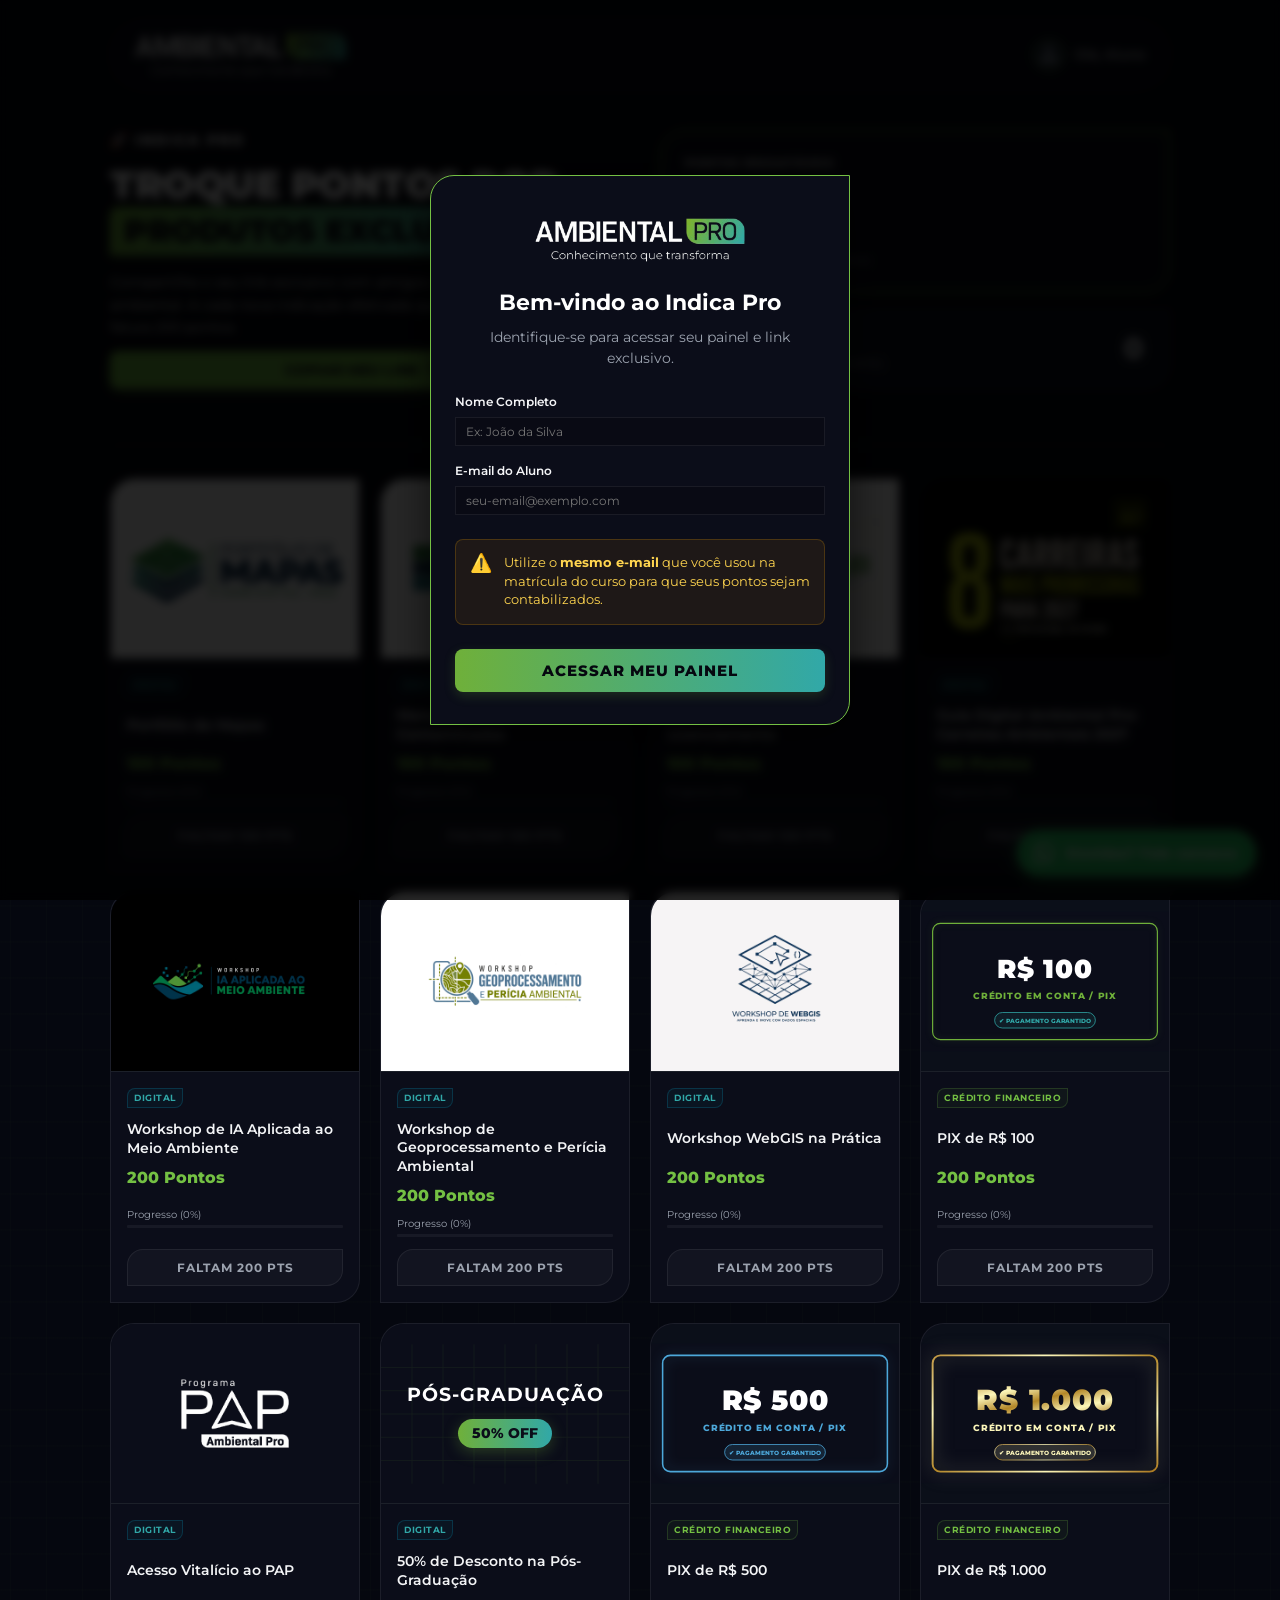
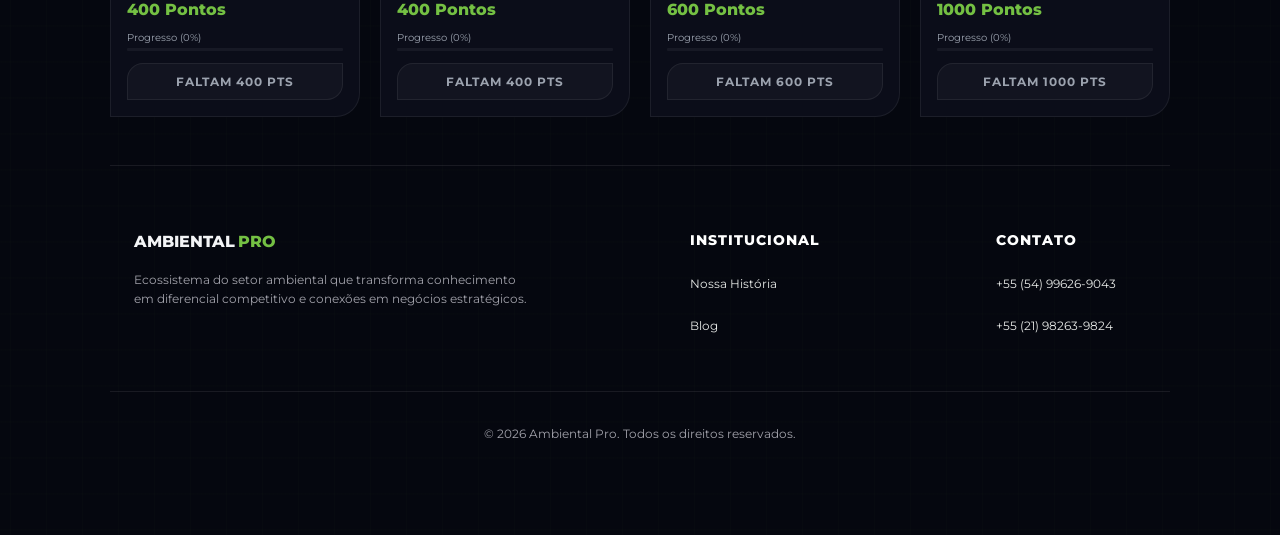
<file: index.html>
<!DOCTYPE html>
<html lang="pt-BR">
<head>
    <meta charset="UTF-8">
    <meta name="viewport" content="width=device-width, initial-scale=1.0">
    <title>Indica Pro - Ambiental Pro</title>
    
    <!-- Favicon Emoji Foguete SVG -->
    <link rel="icon" href="data:image/svg+xml,<svg xmlns=%22http://www.w3.org/2000/svg%22 viewBox=%220 0 100 100%22><text y=%22.9em%22 font-size=%2290%22>🚀</text></svg>">
    
    <!-- Google Fonts -->
    <link rel="preconnect" href="https://fonts.googleapis.com">
    <link rel="preconnect" href="https://fonts.gstatic.com" crossorigin>
    <link href="https://fonts.googleapis.com/css2?family=Bebas+Neue&family=Montserrat:wght@300;400;500;600;700;800&family=Rajdhani:wght@600;700&display=swap" rel="stylesheet">
    
    <!-- CSS Unificado -->
    <link rel="stylesheet" href="style.css?v=1795093000000">
</head>
<body class="dark-theme">

    <!-- PLATAFORMA -->
    <div class="app-container">

        <!-- HEADER DA PLATAFORMA -->
        <header class="main-header">
            <div class="header-content">
                <!-- Logotipo Oficial da Ambiental Pro (Folha "A" Reconstruída em Alta Fidelidade) -->
                <div class="brand-logo">
                    <img src="images/logo.png?v=4" alt="Ambiental Pro" class="logo-header-img">
                </div>

                <!-- Perfil do Aluno -->
                <div class="user-profile-menu">
                    <div class="avatar-container">
                        <img id="user-avatar" src="data:image/svg+xml;utf8,<svg xmlns='http://www.w3.org/2000/svg' width='36' height='36' viewBox='0 0 36 36'><circle cx='18' cy='18' r='18' fill='%231f2937'/><path d='M18 8a4 4 0 1 0 0 8 4 4 0 0 0 0-8zm-6 12c-2.2 0-4 1.8-4 4v2h20v-2c0-2.2-1.8-4-4-4H12z' fill='%239ca3af'/></svg>" alt="Avatar do Aluno" class="avatar-image">
                    </div>
                    <span id="welcome-message" class="welcome-user">Olá, Aluno</span>
                </div>
            </div>
        </header>

        <!-- SUBHEADER / CATEGORIA -->
        <!-- HERO SECTION COM DOIS BLOCOS -->
        <section class="hero-split-grid" style="align-items: stretch; margin-top: 32px; margin-bottom: 32px;">
            
            <!-- ESQUERDA: APRESENTAÇÃO E LINK -->
            <div class="hero-left-column" style="display: flex; flex-direction: column; justify-content: space-between; height: 100%;">
                
                <div class="hero-text-content">
                    <p style="text-transform: uppercase; font-weight: 800; font-size: 14px; color: #ffffff; letter-spacing: 2px; margin-top: 0; margin-bottom: 12px;">🚀 INDICA PRO</p>
                    <h1 class="main-title" style="margin-top: 0;">Troque pontos por <span class="title-highlight">produtos exclusivos</span></h1>
                    <p class="main-subtitle" style="margin-bottom: 0;">Compartilhe o seu link exclusivo com amigos e profissionais da área ambiental. A cada nova indicação efetivada que superar a garantia, você fatura 200 pontos.</p>
                </div>

                <!-- CONTAINER DO BOTÃO DE COPIAR LINK -->
                <div class="referral-container" style="background: transparent; border: none; padding: 0; display: block; width: 100%; max-width: 100%; margin-top: auto;">
                    <div class="referral-input-wrapper" style="width: 100%; padding: 0;">
                        <!-- Mantemos o input escondido para a lógica JS -->
                        <input type="text" id="referral-link" readonly value="https://ambientalpro.com.br/pap-indica?ref=Aluno" style="display: none;">
                        <button id="copy-link-btn" class="copy-button-alura" style="background: var(--color-green-tech); color: #0b0d19; padding: 10px 20px; border-radius: 8px; font-weight: 800; font-size: 14px; display: flex; align-items: center; justify-content: center; gap: 8px; width: 100%; cursor: pointer; transition: all 0.2s; box-shadow: 0 4px 12px rgba(111,176,58,0.25);">
                            <span id="copy-btn-label">COPIAR MEU LINK</span>
                            <svg id="icon-copy" width="18" height="18" viewBox="0 0 24 24" fill="none" stroke="currentColor" stroke-width="2.5" stroke-linecap="round" stroke-linejoin="round">
                                <rect x="9" y="9" width="13" height="13" rx="2" ry="2"/>
                                <path d="M5 15H4C2.89543 15 2 14.1046 2 13V4C2 2.89543 2.89543 2 4 2H13C14.1046 2 15 2.89543 15 4V5"/>
                            </svg>
                            <svg id="icon-success" class="hidden" width="18" height="18" viewBox="0 0 24 24" fill="none" stroke="#0b0d19" stroke-width="3" stroke-linecap="round" stroke-linejoin="round">
                                <polyline points="20 6 9 17 4 12"/>
                            </svg>
                        </button>
                    </div>
                </div>

            </div>

            <!-- DIREITA: DASHBOARD DE PONTOS -->
            <div class="hero-right-column" style="display: flex; flex-direction: column; gap: 16px; height: 100%;">
                
                <!-- Saldo Resgatável -->
                <div class="stat-box primary-stat" style="flex: 1; display: flex; flex-direction: column; justify-content: center;">
                    <span class="stat-badge">PONTOS RESGATÁVEIS</span>
                    <div class="stat-value-group">
                        <span id="points-resgataveis-val" class="stat-number">0</span>
                    </div>
                    <p class="stat-footer-text" style="margin-bottom: 0;">Disponíveis para resgate na vitrine</p>
                </div>

                <!-- Saldo Pendente (COMPACTO FAIXA FINA) -->
                <div class="stat-box secondary-stat" style="display: flex; flex-direction: row; align-items: center; justify-content: space-between; padding: 16px 24px; border-radius: var(--border-leaf-lg);">
                    <div style="display: flex; flex-direction: column; gap: 4px;">
                        <div style="display: flex; align-items: center; gap: 8px;">
                            <span class="stat-badge badge-gray" style="margin-bottom: 0;">PONTOS PENDENTES</span>
                            <div class="tooltip-container">
                                <span class="info-icon" style="margin: 0;">i</span>
                                <div class="tooltip-bubble">Ficam bloqueados por 15 dias (período de garantia) ou até que o amigo confirme a compra.</div>
                            </div>
                        </div>
                        <span style="font-size: 12px; color: #a1a1aa;">Aguardando período de garantia</span>
                    </div>
                    <div>
                        <span id="points-pendentes-val" class="stat-number" style="font-size: 28px; line-height: 1;">0</span>
                    </div>
                </div>

            </div>
        </section>

        <!-- SEPARADOR ESTILO ALURA (LINHA FINA TECH) -->
        <div class="section-divider">
            <span class="divider-text">RESGATE DE PRODUTOS</span>
        </div>

        <!-- ALERTA FÍSICO ALURA STYLE (Ocultado temporariamente pois todas as premiações ativas são 100% digitais) -->
        <!-- <div class="physical-alert-banner">
            <span class="alert-icon">⚠️</span>
            <span class="alert-message">Os produtos físicos serão enviados exclusivamente para endereços no Brasil.</span>
        </div> -->

        <!-- VITRINE DE RECOMPENSAS -->
        <section class="rewards-section">
            <div id="rewards-grid" class="rewards-grid">
                <!-- Cards renderizados dinamicamente pelo JS -->
            </div>
        </section>



        <!-- FOOTER DA PLATAFORMA -->
        <footer class="main-footer">
            <div class="footer-top">
                <div class="footer-logo-area" style="max-width: 400px;">
                    <div class="footer-brand">
                        <span class="text-white">AMBIENTAL</span>
                        <span class="text-green">PRO</span>
                    </div>
                    <p class="footer-description" style="margin-top: 16px; line-height: 1.6; color: #a1a1aa;">Ecossistema do setor ambiental que transforma conhecimento em diferencial competitivo e conexões em negócios estratégicos.</p>
                </div>
                <div class="footer-menu">
                    <div class="menu-col">
                        <h4 style="text-transform: uppercase; font-weight: 800; color: #ffffff; margin-bottom: 20px; font-size: 14px;">INSTITUCIONAL</h4>
                        <ul style="list-style: none; padding: 0; margin: 0; display: flex; flex-direction: column; gap: 12px;">
                            <li><a href="https://www.ambientalpro.com.br/#quem-somos" target="_blank" class="footer-link-neon">Nossa História</a></li>
                            <li><a href="https://www.ambientalpro.com.br/blog" target="_blank" class="footer-link-neon">Blog</a></li>
                            
                        </ul>
                    </div>
                    <div class="menu-col">
                        <h4 style="text-transform: uppercase; font-weight: 800; color: #ffffff; margin-bottom: 20px; font-size: 14px;">CONTATO</h4>
                        <ul style="list-style: none; padding: 0; margin: 0; display: flex; flex-direction: column; gap: 12px;">
                            <li><a href="https://wa.me/5554996269043" target="_blank" class="footer-link-neon">+55 (54) 99626-9043</a></li>
                            <li><a href="https://wa.me/5521982639824" target="_blank" class="footer-link-neon">+55 (21) 98263-9824</a></li>
                        </ul>
                    </div>
                </div>
            </div>
            <div class="footer-bottom">
                <p>&copy; 2026 Ambiental Pro. Todos os direitos reservados.</p>
            </div>
        </footer>

    </div>

    <!-- MODAL DE RESGATE -->
    <div id="claim-modal" class="modal-overlay hidden">
        <div class="modal-card">
            <div class="modal-glow"></div>
            <div class="modal-header">
                <span class="modal-title-badge">SOLICITAÇÃO DE RESGATE</span>
                <button id="close-modal-btn" class="modal-close">&times;</button>
            </div>
            <div class="modal-body">
                <h3 id="modal-prize-title">Título do Prêmio</h3>
                <p>Sua solicitação de resgate foi registrada na nossa fila de atendimento.</p>
                <div class="modal-checklist">
                    <p id="modal-checklist-title"><strong>Como funciona o recebimento:</strong></p>
                    <ul id="modal-checklist-items">
                        <li>Para materiais digitais: enviado diretamente no seu e-mail de aluno em até 24h.</li>
                        <li>Para prêmios em dinheiro: transferido via PIX pela equipe após o período de garantia de 15 dias da matrícula.</li>
                    </ul>
                </div>
            </div>
            <div class="modal-footer">
                <button id="confirm-modal-btn" class="modal-btn-confirm">Entendido</button>
            </div>
        </div>
    </div>

    <!-- MODAL DE IDENTIFICAÇÃO (LOGIN) -->
    <div id="auth-modal" class="modal-overlay hidden">
        <div class="modal-card auth-modal-box">
            <div class="modal-glow"></div>
            <div class="brand-logo" style="justify-content: center; margin-top: 10px; margin-bottom: 24px;">
                <img src="images/logo.png?v=4" alt="Ambiental Pro" style="height: 44px; max-width: 100%;">
            </div>
            <h2 class="modal-title" style="text-align: center; font-size: 22px; color: var(--text-white); margin-bottom: 8px;">Bem-vindo ao Indica Pro</h2>
            <p style="text-align: center; color: var(--text-muted); margin-bottom: 24px; font-size: 14px;">Identifique-se para acessar seu painel e link exclusivo.</p>
            
            <div class="form-group" style="margin-bottom: 16px;">
                <label for="auth-name" style="color: var(--text-light); font-weight: 600; font-size: 12px; margin-bottom: 6px; display: block;">Nome Completo</label>
                <input type="text" id="auth-name" class="sim-input" placeholder="Ex: João da Silva" required style="width: 100%; box-sizing: border-box; background: rgba(0,0,0,0.2);">
            </div>
            
            <div class="form-group" style="margin-bottom: 16px;">
                <label for="auth-email" style="color: var(--text-light); font-weight: 600; font-size: 12px; margin-bottom: 6px; display: block;">E-mail do Aluno</label>
                <input type="email" id="auth-email" class="sim-input" placeholder="seu-email@exemplo.com" required style="width: 100%; box-sizing: border-box; background: rgba(0,0,0,0.2);">
            </div>
            
            <div class="auth-warning-box">
                <span class="alert-icon">⚠️</span>
                <span class="alert-message">Utilize o <strong>mesmo e-mail</strong> que você usou na matrícula do curso para que seus pontos sejam contabilizados.</span>
            </div>
            
            <button id="auth-submit-btn" class="form-submit-btn" style="width: 100%; margin-top: 24px; font-size: 15px; border-radius: 8px; padding: 12px;">Acessar meu painel</button>
        </div>
    </div>

    <!-- BOTÃO FLUTUANTE DE WHATSAPP (SUPORTE) -->
    <a href="https://wa.me/5554996269043?text=Ol%C3%A1!%20Sou%20aluno%20da%20Ambiental%20Pro%20e%20tenho%20uma%20d%C3%BAvida%20sobre%20o%20Programa%20Indica%20Pro." 
       target="_blank" 
       rel="noopener noreferrer" 
       class="whatsapp-float-btn" 
       aria-label="Fale conosco no WhatsApp"
       title="Dúvidas? Fale conosco no WhatsApp">
        <div class="whatsapp-float-icon-wrapper">
            <svg class="whatsapp-icon-svg" viewBox="0 0 448 512" xmlns="http://www.w3.org/2000/svg">
                <path d="M380.9 97.1C339 55.1 283.2 32 223.9 32c-122.4 0-222 99.6-222 222 0 39.1 10.2 77.3 29.6 111L0 480l117.7-30.9c32.4 17.7 68.9 27 106.1 27h.1c122.3 0 224.1-99.6 224.1-222 0-59.3-25.2-115-67.1-157zm-157 341.6c-33.2 0-65.7-8.9-94-25.7l-6.7-4-69.8 18.3L72 359.2l-4.4-7c-18.5-29.4-28.2-63.3-28.2-98.2 0-101.7 82.8-184.5 184.6-184.5 49.3 0 95.6 19.2 130.4 54.1 34.8 34.9 56.2 81.2 56.1 130.5 0 101.8-84.9 184.6-186.6 184.6zm101.2-138.2c-5.5-2.8-32.8-16.2-37.9-18-5.1-1.9-8.8-2.8-12.5 2.8-3.7 5.6-14.3 18-17.6 21.8-3.2 3.7-6.5 4.2-12 1.4-32.6-16.3-54-29.1-75.5-66-5.7-9.8 5.7-9.1 16.3-30.3 1.8-3.7.9-6.9-.5-9.7-1.4-2.8-12.5-30.1-17.1-41.2-4.5-10.8-9.1-9.3-12.5-9.5-3.2-.2-6.9-.2-10.6-.2-3.7 0-9.7 1.4-14.8 6.9-5.1 5.6-19.4 19-19.4 46.3 0 27.3 19.9 53.7 22.6 57.4 2.8 3.7 39.1 59.7 94.8 83.8 35.2 15.2 49 16.5 66.6 13.9 10.7-1.6 32.8-13.4 37.4-26.4 4.6-13 4.6-24.1 3.2-26.4-1.3-2.5-5-3.9-10.5-6.6z"/>
            </svg>
        </div>
        <span class="whatsapp-float-label">Dúvidas? Fale conosco</span>
    </a>

    <!-- JS Control -->
    <script src="app.js?v=1795093000000"></script>
</body>
</html>
</file>
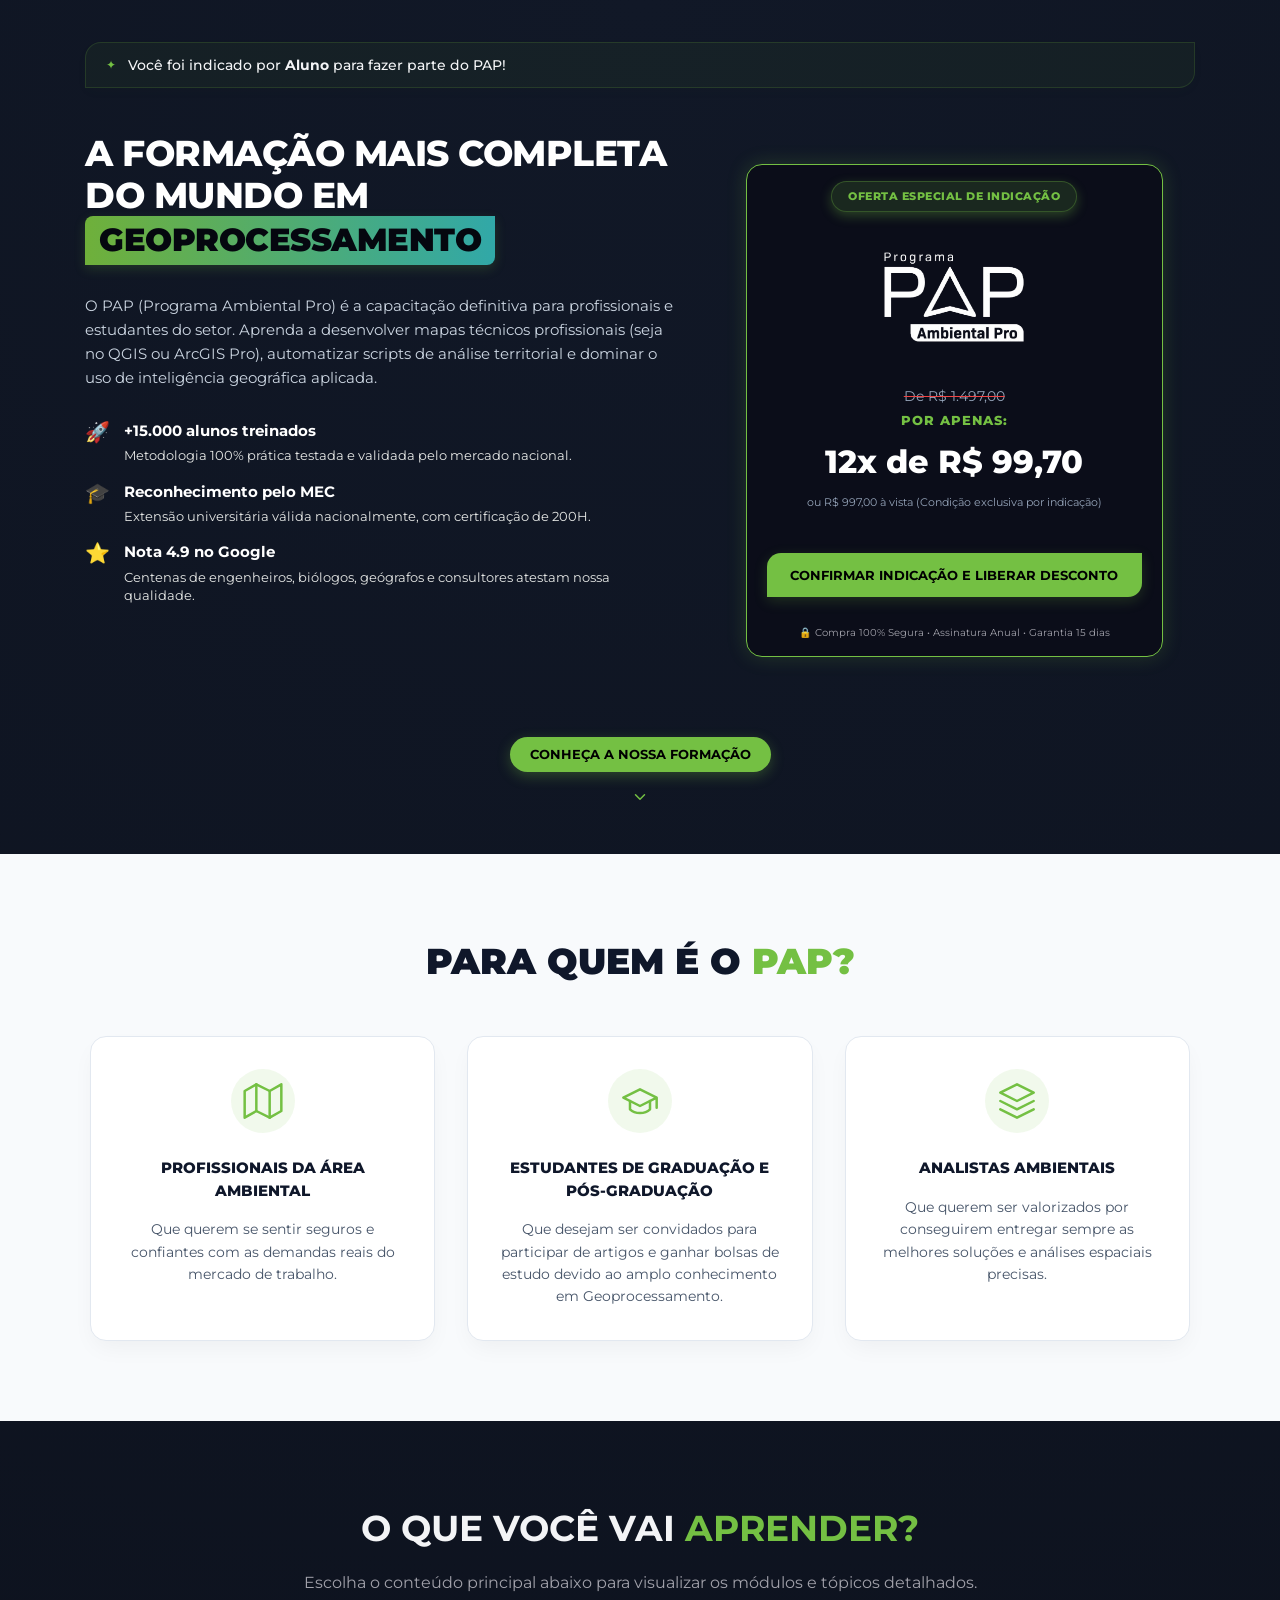
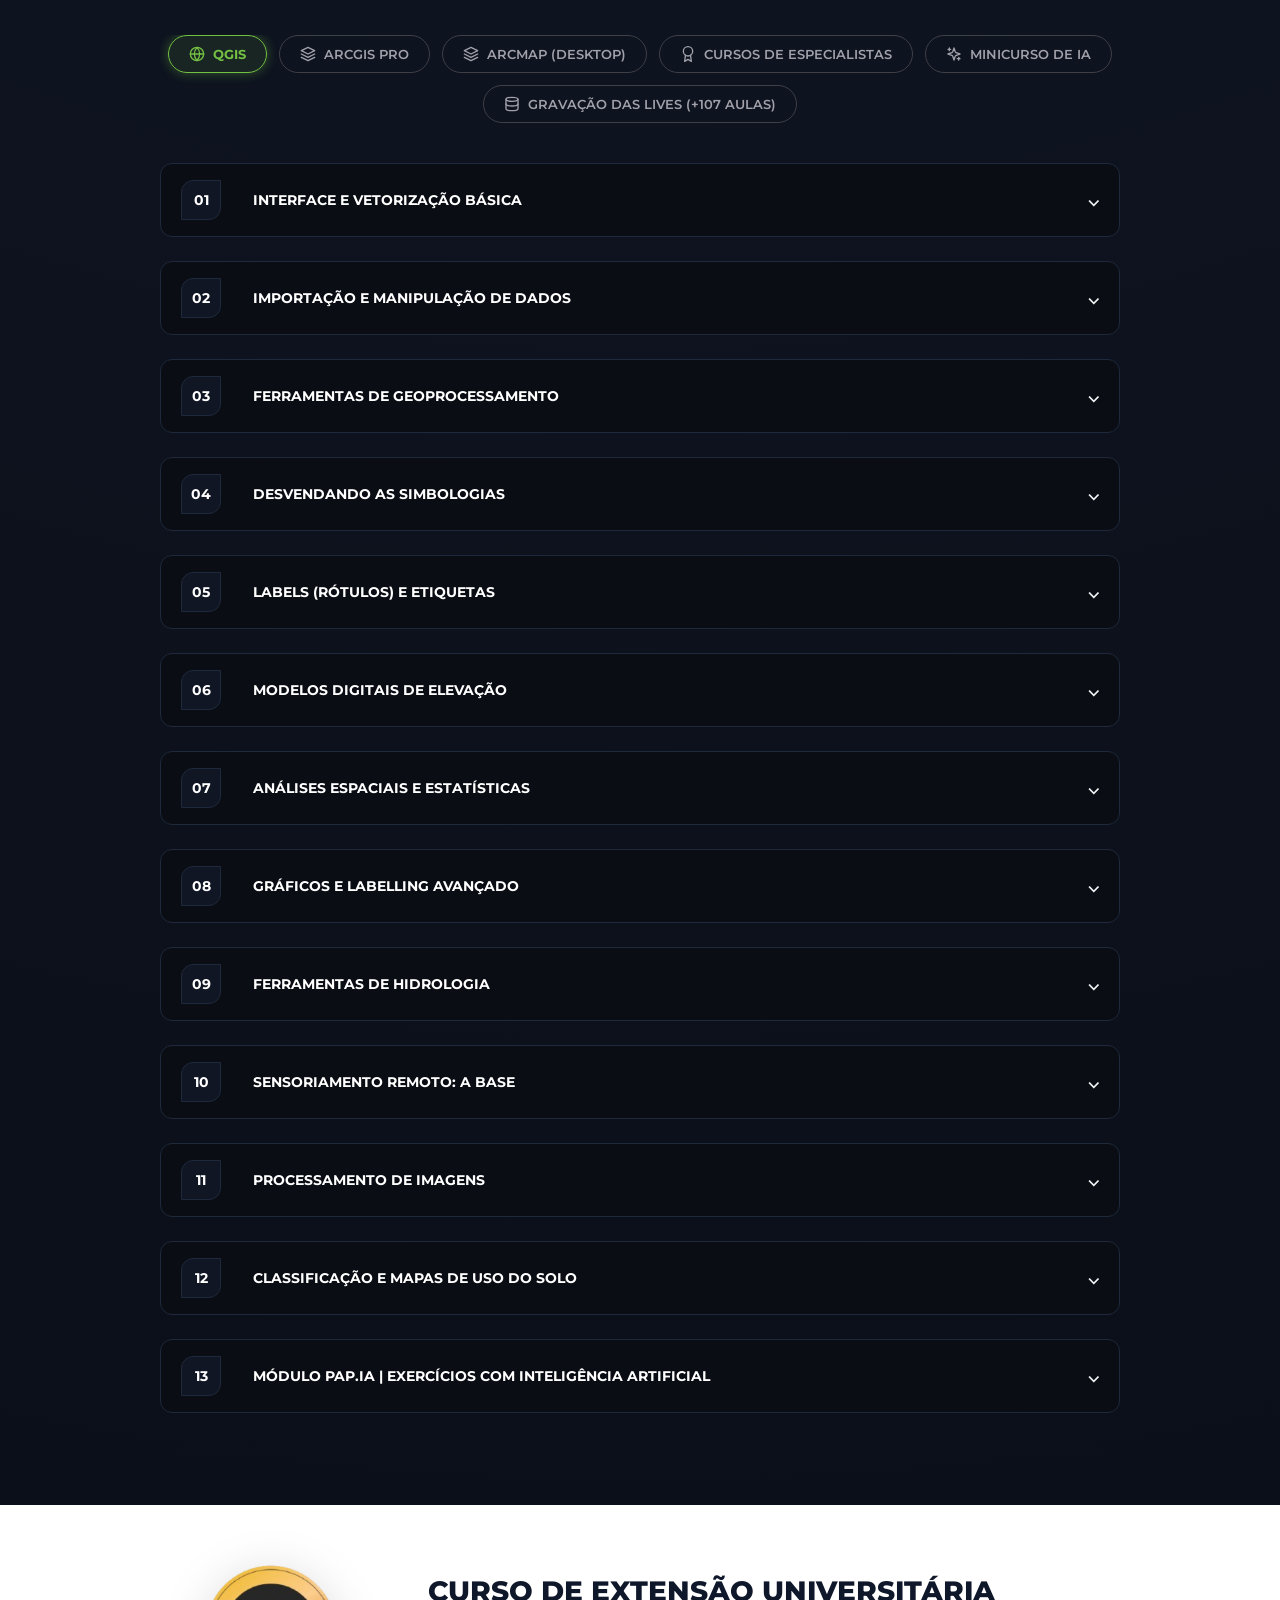
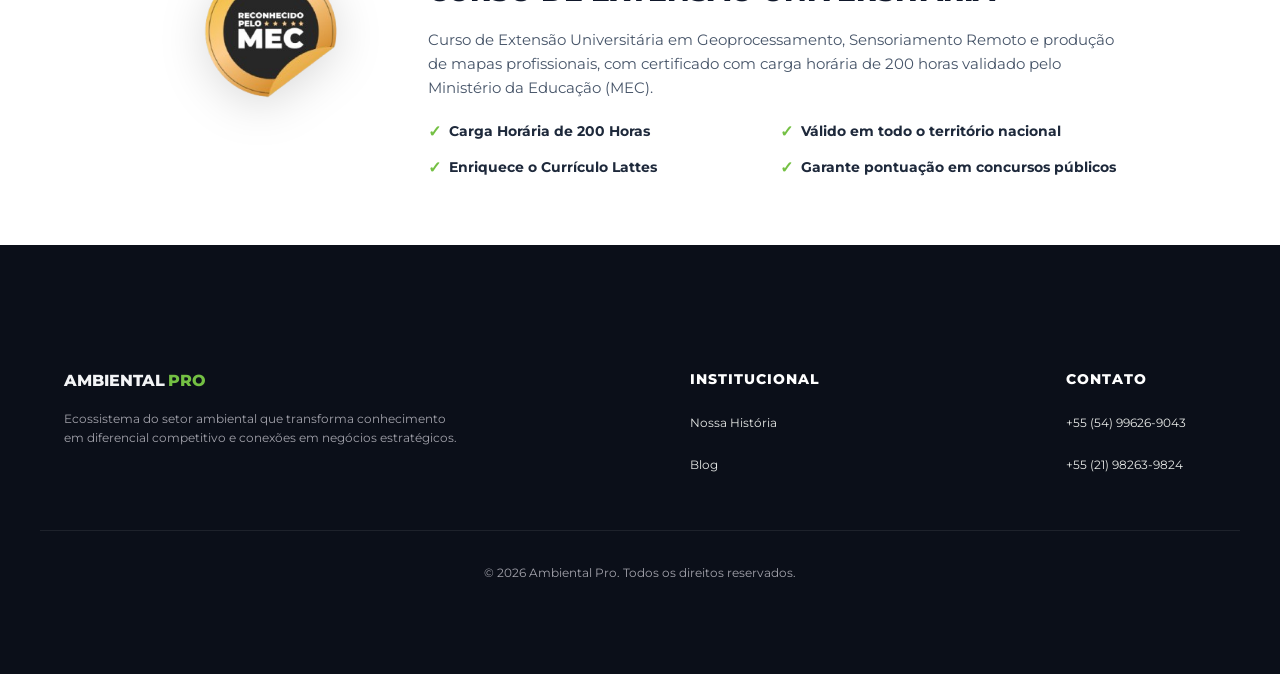
<file: convidado.html>
<!DOCTYPE html>
<html lang="pt-BR">
<head>
    <meta charset="UTF-8">
    <meta name="viewport" content="width=device-width, initial-scale=1.0">
    <title>Indicação Recebida - Programa Ambiental Pro</title>
    
    <!-- Favicon Emoji Foguete SVG -->
    <link rel="icon" href="data:image/svg+xml,<svg xmlns=%22http://www.w3.org/2000/svg%22 viewBox=%220 0 100 100%22><text y=%22.9em%22 font-size=%2290%22>🚀</text></svg>">
    
    <!-- Google Fonts -->
    <link rel="preconnect" href="https://fonts.googleapis.com">
    <link rel="preconnect" href="https://fonts.gstatic.com" crossorigin>
    <link href="https://fonts.googleapis.com/css2?family=Bebas+Neue&family=Montserrat:wght@300;400;500;600;700;800&family=Rajdhani:wght@600;700&display=swap" rel="stylesheet">
    
    <!-- CSS Unificado -->
    <link rel="stylesheet" href="style.css?v=1792014051738">
</head>
<body class="dark-theme guest-view">

    <div class="app-container">

        <!-- HEADER DA PLATAFORMA -->
        

        <!-- BANNER DE INDICAÇÃO PERSONALIZADO -->
        
<div class="hero-fold-wrapper">
<div id="referral-banner" class="referral-welcome-banner">
            <span class="banner-sparkle">✦</span>
            <span id="banner-text" class="banner-message">Você foi indicado por um aluno para fazer parte do PAP!</span>
        </div>

        <!-- CONTEÚDO PRINCIPAL (HERO DE CONVERSÃO + FORMULÁRIO DE CADASTRO) -->
        <main class="guest-split-grid">
            
            <!-- ESQUERDA: INSTITUCIONAL PAP -->
            <section class="guest-info-column" style="display: flex; flex-direction: column; justify-content: flex-start; align-items: flex-start; gap: 16px; height: auto;">
                
                <h1 class="guest-title" style="margin-top: 0; margin-bottom: 0;">
                    A formação mais completa<br>
                    do mundo em<br>
                    <span class="title-highlight">Geoprocessamento</span>
                </h1>
                <p class="guest-text" style="margin-top: 0;">
                    O PAP (Programa Ambiental Pro) é a capacitação definitiva para profissionais e estudantes do setor. Aprenda a desenvolver mapas técnicos profissionais (seja no QGIS ou ArcGIS Pro), automatizar scripts de análise territorial e dominar o uso de inteligência geográfica aplicada.
                </p>
                
                <div class="guest-features-list">
                    <div class="feature-item">
                        <span class="feature-icon">🚀</span>
                        <div class="feature-details">
                            <h4>+15.000 alunos treinados</h4>
                            <p>Metodologia 100% prática testada e validada pelo mercado nacional.</p>
                        </div>
                    </div>
                    <div class="feature-item">
                        <span class="feature-icon">🎓</span>
                        <div class="feature-details">
                            <h4>Reconhecimento pelo MEC</h4>
                            <p>Extensão universitária válida nacionalmente, com certificação de 200H.</p>
                        </div>
                    </div>
                    <div class="feature-item">
                        <span class="feature-icon">⭐️</span>
                        <div class="feature-details">
                            <h4>Nota 4.9 no Google</h4>
                            <p>Centenas de engenheiros, biólogos, geógrafos e consultores atestam nossa qualidade.</p>
                        </div>
                    </div>
                </div>
                
            


</section>

            <!-- DIREITA: MINI CADASTRO E CHECKOUT -->
            
            <!-- DIREITA: OFERTA E CADASTRO -->
            <section class="guest-form-column">
                <div class="interactive-flow-container" id="interactive-flow">
                    <!-- ESTADO 1 E 3: Oferta Exclusiva -->
                    <div id="offer-state" class="offer-card-premium">
                        <div class="offer-badge">OFERTA ESPECIAL DE INDICAÇÃO</div>
                        <img src="images/logo-pap-branco.png" alt="Programa PAP" class="offer-pap-logo">
                        
                        <div class="offer-body">
                            <p class="price-strikethrough">De R$ 1.497,00</p>
                            <p class="price-highlight">POR APENAS:</p>
                            <h2 class="price-main">12x de <span>R$ 99,70</span></h2>
                            <p class="price-sub">ou R$ 997,00 à vista (Condição exclusiva por indicação)</p>
                        </div>
                        <div class="offer-action">
                            <button type="button" id="btn-show-form" class="btn-neon-action">CONFIRMAR INDICAÇÃO E LIBERAR DESCONTO</button>
                            <a id="btn-checkout-final" href="https://plataforma.ambientalpro.com.br/checkout-pap-voomp-play-desconto" target="_blank" class="btn-neon-action hidden">GARANTIR MINHA MATRÍCULA</a>
                        </div>
                        <div class="offer-footer">
                            <span class="safe-icon">🔒</span> Compra 100% Segura • Assinatura Anual • Garantia 15 dias
                        </div>
                    </div>

                    <!-- ESTADO 2: Formulário (Invisível no início) -->
                    
                </div>
            </section>


        
    </main>
<div class="hero-scroll-wrapper">
        <a href="#ementa" class="btn-scroll-down smooth-scroll" style="text-decoration: none; display: inline-flex; align-items: center; justify-content: center;">CONHEÇA A NOSSA FORMAÇÃO</a>
        <a href="#ementa" style="display: flex; text-decoration: none;"><svg class="scroll-arrow" viewBox="0 0 24 24" width="24" height="24" stroke="currentColor" stroke-width="2" fill="none" stroke-linecap="round" stroke-linejoin="round"><polyline points="6 9 12 15 18 9"></polyline></svg></a>
    </div>
</div>


        <!-- BANNER INSTITUCIONAL MEC -->
        

        <!-- EMENTA / O QUE VOCE VAI APRENDER -->
        
<!-- SEÇÃO: PARA QUEM É O PAP? -->
<section class="target-audience-section">
    <div class="audience-container">
        <h2 class="audience-title">PARA QUEM É O <span class="highlight-neon">PAP?</span></h2>
        
        <div class="audience-grid">
            <!-- Card 1 -->
            <div class="audience-card">
                <div class="audience-icon">
                    <svg viewBox="0 0 24 24" width="40" height="40" stroke="#74C043" stroke-width="1.5" fill="none" stroke-linecap="round" stroke-linejoin="round">
                        <path d="M1 6v16l7-4 8 4 7-4V2l-7 4-8-4-7 4z"></path>
                        <path d="M8 2v16"></path>
                        <path d="M16 6v16"></path>
                    </svg>
                </div>
                <h4>PROFISSIONAIS DA ÁREA AMBIENTAL</h4>
                <p>Que querem se sentir seguros e confiantes com as demandas reais do mercado de trabalho.</p>
            </div>
            
            <!-- Card 2 -->
            <div class="audience-card">
                <div class="audience-icon">
                    <svg viewBox="0 0 24 24" width="40" height="40" stroke="#74C043" stroke-width="1.5" fill="none" stroke-linecap="round" stroke-linejoin="round">
                        <path d="M22 10v6M2 10l10-5 10 5-10 5z"></path>
                        <path d="M6 12v5c3 3 9 3 12 0v-5"></path>
                    </svg>
                </div>
                <h4>ESTUDANTES DE GRADUAÇÃO E PÓS-GRADUAÇÃO</h4>
                <p>Que desejam ser convidados para participar de artigos e ganhar bolsas de estudo devido ao amplo conhecimento em Geoprocessamento.</p>
            </div>
            
            <!-- Card 3 -->
            <div class="audience-card">
                <div class="audience-icon">
                    <svg viewBox="0 0 24 24" width="40" height="40" stroke="#74C043" stroke-width="1.5" fill="none" stroke-linecap="round" stroke-linejoin="round">
                        <polygon points="12 2 2 7 12 12 22 7 12 2"></polygon>
                        <polyline points="2 12 12 17 22 12"></polyline>
                        <polyline points="2 17 12 22 22 17"></polyline>
                    </svg>
                </div>
                <h4>ANALISTAS AMBIENTAIS</h4>
                <p>Que querem ser valorizados por conseguirem entregar sempre as melhores soluções e análises espaciais precisas.</p>
            </div>
        </div>
    </div>
</section>


<section id="ementa" class="syllabus-section">
            <div class="syllabus-header">
                <h2>O QUE VOCÊ VAI <span class="text-green">APRENDER?</span></h2>
                <p>Escolha o conteúdo principal abaixo para visualizar os módulos e tópicos detalhados.</p>
            </div>
            
            <div class="syllabus-tabs">
    <button class="tab-btn active" data-target="qgis"><svg viewBox="0 0 24 24" stroke-width="2" fill="none" stroke-linecap="round" stroke-linejoin="round"><circle cx="12" cy="12" r="10"></circle><line x1="2" y1="12" x2="22" y2="12"></line><path d="M12 2a15.3 15.3 0 0 1 4 10 15.3 15.3 0 0 1-4 10 15.3 15.3 0 0 1-4-10 15.3 15.3 0 0 1 4-10z"></path></svg> QGIS</button>
    <button class="tab-btn" data-target="arcgis-pro"><svg viewBox="0 0 24 24" stroke-width="2" fill="none" stroke-linecap="round" stroke-linejoin="round"><polygon points="12 2 2 7 12 12 22 7 12 2"></polygon><polyline points="2 17 12 22 22 17"></polyline><polyline points="2 12 12 17 22 12"></polyline></svg> ArcGIS Pro</button>
    <button class="tab-btn" data-target="arcmap"><svg viewBox="0 0 24 24" stroke-width="2" fill="none" stroke-linecap="round" stroke-linejoin="round"><polygon points="12 2 2 7 12 12 22 7 12 2"></polygon><polyline points="2 17 12 22 22 17"></polyline><polyline points="2 12 12 17 22 12"></polyline></svg> ArcMap (Desktop)</button>
    <button class="tab-btn" data-target="especialistas"><svg viewBox="0 0 24 24" stroke-width="2" fill="none" stroke-linecap="round" stroke-linejoin="round"><circle cx="12" cy="8" r="7"></circle><polyline points="8.21 13.89 7 23 12 20 17 23 15.79 13.88"></polyline></svg> Cursos de Especialistas</button>
    <button class="tab-btn" data-target="ia"><svg viewBox="0 0 24 24" stroke-width="2" fill="none" stroke-linecap="round" stroke-linejoin="round"><path d="m12 3-1.912 5.813a2 2 0 0 1-1.275 1.275L3 12l5.813 1.912a2 2 0 0 1 1.275 1.275L12 21l1.912-5.813a2 2 0 0 1 1.275-1.275L21 12l-5.813-1.912a2 2 0 0 1-1.275-1.275L12 3Z"></path><path d="M5 3v4"></path><path d="M19 17v4"></path><path d="M3 5h4"></path><path d="M17 19h4"></path></svg> Minicurso de IA</button>
    <button class="tab-btn" data-target="lives"><svg viewBox="0 0 24 24" stroke-width="2" fill="none" stroke-linecap="round" stroke-linejoin="round"><ellipse cx="12" cy="5" rx="9" ry="3"></ellipse><path d="M21 12c0 1.66-4 3-9 3s-9-1.34-9-3"></path><path d="M3 5v14c0 1.66 4 3 9 3s9-1.34 9-3V5"></path></svg> Gravação das Lives (+107 Aulas)</button>
</div>

            <div class="syllabus-content active" id="qgis">
                <div class="accordion">
                    
                    <div class="accordion-item">
                        <button class="accordion-header">
                            <div class="mod-number">01</div>
                            <span class="mod-title-text">INTERFACE E VETORIZAÇÃO BÁSICA</span>
                            <span class="mod-icon">⌵</span>
                        </button>
                        <div class="accordion-body">
                            <div class="accordion-inner">
                                <p class="acc-section-title">OBJETIVO DO MÓDULO</p>
                                <p class="acc-text">Introduzir a interface do QGIS e aprender a manusear sistemas de coordenadas e arquivos vetoriais básicos.</p>

                                <p class="acc-section-title" style="margin-top: 24px;">FOCO PRÁTICO E APLICAÇÃO</p>
                                <p class="acc-text">Configuração do ambiente de trabalho, importação de dados e criação de Shapefiles com vetorização inicial.</p>

                                <p class="acc-topics-title">TÓPICOS E AULAS PRÁTICAS:</p>
                                <div class="acc-topics-grid">
                                    <div class="acc-topic-item"><span class="check">✓</span><span>1.1 Interface do QGIS</span></div><div class="acc-topic-item"><span class="check">✓</span><span>1.2 Sistemas de Coordenadas na prática (Datum e UTM)</span></div><div class="acc-topic-item"><span class="check">✓</span><span>1.3 Arquivos Vetoriais (Criação de Shapefiles)</span></div><div class="acc-topic-item"><span class="check">✓</span><span>1.4 Seleção Manual e por Localização</span></div><div class="acc-topic-item"><span class="check">✓</span><span>1.5 Seleção por Valores e Expressões</span></div><div class="acc-topic-item"><span class="check">✓</span><span>1.6 Filtro de feições (Definition Query / Query Builder)</span></div><div class="acc-topic-item"><span class="check">✓</span><span>1.7 Medições práticas (comprimentos, áreas e ângulos)</span></div><div class="acc-topic-item"><span class="check">✓</span><span>Exercícios práticos</span></div>
                                </div>

                                
                                <div class="acc-bonus-box">
                                    <span class="acc-bonus-icon">✨</span>
                                    <div class="acc-bonus-content">
                                        <h5>AULA BÔNUS DE IA</h5>
                                        <p>Como resolver os problemas deste módulo utilizando a Inteligência Artificial Claude</p>
                                    </div>
                                </div>
                                
                            </div>
                        </div>
                    </div>
                    <div class="accordion-item">
                        <button class="accordion-header">
                            <div class="mod-number">02</div>
                            <span class="mod-title-text">IMPORTAÇÃO E MANIPULAÇÃO DE DADOS</span>
                            <span class="mod-icon">⌵</span>
                        </button>
                        <div class="accordion-body">
                            <div class="accordion-inner">
                                <p class="acc-section-title">OBJETIVO DO MÓDULO</p>
                                <p class="acc-text">Aprender a importar tabelas externas e manipular bancos de dados geoespaciais.</p>

                                <p class="acc-section-title" style="margin-top: 24px;">FOCO PRÁTICO E APLICAÇÃO</p>
                                <p class="acc-text">Integração de tabelas do Excel com geometrias do QGIS e operações internas em bancos de dados.</p>

                                <p class="acc-topics-title">TÓPICOS E AULAS PRÁTICAS:</p>
                                <div class="acc-topics-grid">
                                    <div class="acc-topic-item"><span class="check">✓</span><span>2.1 Importação de Dados do Excel</span></div><div class="acc-topic-item"><span class="check">✓</span><span>2.2 Junção de Tabelas (Joins)</span></div><div class="acc-topic-item"><span class="check">✓</span><span>2.3 Bancos de Dados Gratuitos (IBGE, ANA, CPRM)</span></div><div class="acc-topic-item"><span class="check">✓</span><span>2.4 Extraindo Dados do OSM (OpenStreetMap)</span></div><div class="acc-topic-item"><span class="check">✓</span><span>2.5 Importando dados de uma WMS/WFS</span></div><div class="acc-topic-item"><span class="check">✓</span><span>2.6 Trabalhando com GeoPackage (.gpkg)</span></div><div class="acc-topic-item"><span class="check">✓</span><span>2.7 Por dentro da Tabela de Atributos</span></div><div class="acc-topic-item"><span class="check">✓</span><span>2.8 Inserindo Fotos na Tabela de Atributos</span></div><div class="acc-topic-item"><span class="check">✓</span><span>Exercícios práticos</span></div><div class="acc-topic-item"><span class="check">✓</span><span>Resolução comentada do Exercício</span></div>
                                </div>

                                
                                <div class="acc-bonus-box">
                                    <span class="acc-bonus-icon">✨</span>
                                    <div class="acc-bonus-content">
                                        <h5>AULA BÔNUS DE IA</h5>
                                        <p>Como resolver os problemas deste módulo utilizando a Inteligência Artificial Claude</p>
                                    </div>
                                </div>
                                
                            </div>
                        </div>
                    </div>
                    <div class="accordion-item">
                        <button class="accordion-header">
                            <div class="mod-number">03</div>
                            <span class="mod-title-text">FERRAMENTAS DE GEOPROCESSAMENTO</span>
                            <span class="mod-icon">⌵</span>
                        </button>
                        <div class="accordion-body">
                            <div class="accordion-inner">
                                <p class="acc-section-title">OBJETIVO DO MÓDULO</p>
                                <p class="acc-text">Dominar as principais ferramentas de análise vetorial e georreferenciamento de arquivos estáticos.</p>

                                <p class="acc-section-title" style="margin-top: 24px;">FOCO PRÁTICO E APLICAÇÃO</p>
                                <p class="acc-text">Aplicação prática de buffers, recortes, uniões e retificação de imagens escaneadas no QGIS.</p>

                                <p class="acc-topics-title">TÓPICOS E AULAS PRÁTICAS:</p>
                                <div class="acc-topics-grid">
                                    <div class="acc-topic-item"><span class="check">✓</span><span>3.1 Buffer (Simples, Normal e em Batelada)</span></div><div class="acc-topic-item"><span class="check">✓</span><span>3.2 Dissolve (Limpeza geral e por atributos)</span></div><div class="acc-topic-item"><span class="check">✓</span><span>3.3 Recorte, Interseção e União</span></div><div class="acc-topic-item"><span class="check">✓</span><span>3.4 Mesclagem de Camadas e de Atributos (Merge)</span></div><div class="acc-topic-item"><span class="check">✓</span><span>3.5 Ferramentas de Edição Vetorial Avançada</span></div><div class="acc-topic-item"><span class="check">✓</span><span>3.6 Georreferenciamento de Imagens</span></div><div class="acc-topic-item"><span class="check">✓</span><span>Extra: Cálculos de áreas em várias Zonas UTM (Albers)</span></div><div class="acc-topic-item"><span class="check">✓</span><span>Exercícios práticos</span></div><div class="acc-topic-item"><span class="check">✓</span><span>Resolução comentada do Exercício</span></div>
                                </div>

                                
                                <div class="acc-bonus-box">
                                    <span class="acc-bonus-icon">✨</span>
                                    <div class="acc-bonus-content">
                                        <h5>AULA BÔNUS DE IA</h5>
                                        <p>Como resolver os problemas deste módulo utilizando a Inteligência Artificial Claude</p>
                                    </div>
                                </div>
                                
                            </div>
                        </div>
                    </div>
                    <div class="accordion-item">
                        <button class="accordion-header">
                            <div class="mod-number">04</div>
                            <span class="mod-title-text">DESVENDANDO AS SIMBOLOGIAS</span>
                            <span class="mod-icon">⌵</span>
                        </button>
                        <div class="accordion-body">
                            <div class="accordion-inner">
                                <p class="acc-section-title">OBJETIVO DO MÓDULO</p>
                                <p class="acc-text">Aprender as técnicas cartográficas de representação de dados quantitativos e qualitativos.</p>

                                <p class="acc-section-title" style="margin-top: 24px;">FOCO PRÁTICO E APLICAÇÃO</p>
                                <p class="acc-text">Renderização estética de mapas temáticos usando simbologia graduada, proporcional e categorizada.</p>

                                <p class="acc-topics-title">TÓPICOS E AULAS PRÁTICAS:</p>
                                <div class="acc-topics-grid">
                                    <div class="acc-topic-item"><span class="check">✓</span><span>4.1 Símbolos Simples e Categorizados</span></div><div class="acc-topic-item"><span class="check">✓</span><span>4.2 Símbolos Graduados</span></div><div class="acc-topic-item"><span class="check">✓</span><span>4.3 Centróides e Símbolos Graduados Proporcionais</span></div><div class="acc-topic-item"><span class="check">✓</span><span>4.4 Simbologia Baseada em Regras</span></div><div class="acc-topic-item"><span class="check">✓</span><span>4.5 Importando e Exportando Estilos</span></div><div class="acc-topic-item"><span class="check">✓</span><span>Exercícios práticos</span></div><div class="acc-topic-item"><span class="check">✓</span><span>Resolução comentada do Exercício</span></div>
                                </div>

                                
                            </div>
                        </div>
                    </div>
                    <div class="accordion-item">
                        <button class="accordion-header">
                            <div class="mod-number">05</div>
                            <span class="mod-title-text">LABELS (RÓTULOS) E ETIQUETAS</span>
                            <span class="mod-icon">⌵</span>
                        </button>
                        <div class="accordion-body">
                            <div class="accordion-inner">
                                <p class="acc-section-title">OBJETIVO DO MÓDULO</p>
                                <p class="acc-text">Aprender a inserir e configurar rótulos e etiquetas dinâmicas de forma profissional no mapa.</p>

                                <p class="acc-section-title" style="margin-top: 24px;">FOCO PRÁTICO E APLICAÇÃO</p>
                                <p class="acc-text">Formatação de fontes externas, posicionamento inteligente de rótulos e expressões em script para exibição de texto.</p>

                                <p class="acc-topics-title">TÓPICOS E AULAS PRÁTICAS:</p>
                                <div class="acc-topics-grid">
                                    <div class="acc-topic-item"><span class="check">✓</span><span>5.1 Noções Básicas de Rótulos</span></div><div class="acc-topic-item"><span class="check">✓</span><span>5.2 Inserindo fontes externas</span></div><div class="acc-topic-item"><span class="check">✓</span><span>5.3 Reposicionamento de rótulos</span></div><div class="acc-topic-item"><span class="check">✓</span><span>5.4 Salvando estilos de rótulo (Style Manager)</span></div><div class="acc-topic-item"><span class="check">✓</span><span>5.5 Regras e Expressões</span></div><div class="acc-topic-item"><span class="check">✓</span><span>5.6 Etiquetas e Anotações</span></div><div class="acc-topic-item"><span class="check">✓</span><span>Exercícios práticos</span></div><div class="acc-topic-item"><span class="check">✓</span><span>Resolução comentada do Exercício</span></div>
                                </div>

                                
                            </div>
                        </div>
                    </div>
                    <div class="accordion-item">
                        <button class="accordion-header">
                            <div class="mod-number">06</div>
                            <span class="mod-title-text">MODELOS DIGITAIS DE ELEVAÇÃO</span>
                            <span class="mod-icon">⌵</span>
                        </button>
                        <div class="accordion-body">
                            <div class="accordion-inner">
                                <p class="acc-section-title">OBJETIVO DO MÓDULO</p>
                                <p class="acc-text">Compreender o relevo e a altimetria de uma região utilizando arquivos raster e de elevação espacial.</p>

                                <p class="acc-section-title" style="margin-top: 24px;">FOCO PRÁTICO E APLICAÇÃO</p>
                                <p class="acc-text">Geração de declividade, curvas de nível, sombreamento e orientação de encostas a partir de dados MDE.</p>

                                <p class="acc-topics-title">TÓPICOS E AULAS PRÁTICAS:</p>
                                <div class="acc-topics-grid">
                                    <div class="acc-topic-item"><span class="check">✓</span><span>6.1 Introdução aos MDEs</span></div><div class="acc-topic-item"><span class="check">✓</span><span>6.2 Como baixar Modelos Digitais de Terreno (MDT) e Superfície (MDS)</span></div><div class="acc-topic-item"><span class="check">✓</span><span>6.3 Sombreamento (Hillshade)</span></div><div class="acc-topic-item"><span class="check">✓</span><span>6.4 Declividade (Slope)</span></div><div class="acc-topic-item"><span class="check">✓</span><span>6.5 Orientação de Encostas (Aspect)</span></div><div class="acc-topic-item"><span class="check">✓</span><span>6.6 Curvatura (Perfil e Tangencial)</span></div><div class="acc-topic-item"><span class="check">✓</span><span>6.7 Gerando Curvas de Nível a partir do MDE</span></div><div class="acc-topic-item"><span class="check">✓</span><span>Resolução comentada do Exercício</span></div>
                                </div>

                                
                            </div>
                        </div>
                    </div>
                    <div class="accordion-item">
                        <button class="accordion-header">
                            <div class="mod-number">07</div>
                            <span class="mod-title-text">ANÁLISES ESPACIAIS E ESTATÍSTICAS</span>
                            <span class="mod-icon">⌵</span>
                        </button>
                        <div class="accordion-body">
                            <div class="accordion-inner">
                                <p class="acc-section-title">OBJETIVO DO MÓDULO</p>
                                <p class="acc-text">Trabalhar com interpolações e estatísticas espaciais para representação contínua de fenômenos pontuais.</p>

                                <p class="acc-section-title" style="margin-top: 24px;">FOCO PRÁTICO E APLICAÇÃO</p>
                                <p class="acc-text">Uso de interpoladores por krigagem, IDW e densidade de Kernel para mapas de calor.</p>

                                <p class="acc-topics-title">TÓPICOS E AULAS PRÁTICAS:</p>
                                <div class="acc-topics-grid">
                                    <div class="acc-topic-item"><span class="check">✓</span><span>7.1 Estatística Básica para Dados Vetoriais e Matriciais</span></div><div class="acc-topic-item"><span class="check">✓</span><span>7.2 Interpolação IDW (Inverso da Distância)</span></div><div class="acc-topic-item"><span class="check">✓</span><span>7.3 Interpolação por Krigagem</span></div><div class="acc-topic-item"><span class="check">✓</span><span>7.4 Densidade de Kernel (Mapa de Calor)</span></div>
                                </div>

                                
                            </div>
                        </div>
                    </div>
                    <div class="accordion-item">
                        <button class="accordion-header">
                            <div class="mod-number">08</div>
                            <span class="mod-title-text">GRÁFICOS E LABELLING AVANÇADO</span>
                            <span class="mod-icon">⌵</span>
                        </button>
                        <div class="accordion-body">
                            <div class="accordion-inner">
                                <p class="acc-section-title">OBJETIVO DO MÓDULO</p>
                                <p class="acc-text">Aprender a associar gráficos estatísticos e rótulos avançados aos mapas.</p>

                                <p class="acc-section-title" style="margin-top: 24px;">FOCO PRÁTICO E APLICAÇÃO</p>
                                <p class="acc-text">Uso da extensão Data Plotly no QGIS para elaboração de gráficos integrados diretamente às feições do mapa.</p>

                                <p class="acc-topics-title">TÓPICOS E AULAS PRÁTICAS:</p>
                                <div class="acc-topics-grid">
                                    <div class="acc-topic-item"><span class="check">✓</span><span>8.1 Gráficos com Data Plotly</span></div><div class="acc-topic-item"><span class="check">✓</span><span>8.2 Cores: Do Mapa para o Gráfico no Data Plotly</span></div><div class="acc-topic-item"><span class="check">✓</span><span>8.3 Histograma</span></div><div class="acc-topic-item"><span class="check">✓</span><span>8.4 Gráfico de Dispersão (Scatter Plot)</span></div>
                                </div>

                                
                            </div>
                        </div>
                    </div>
                    <div class="accordion-item">
                        <button class="accordion-header">
                            <div class="mod-number">09</div>
                            <span class="mod-title-text">FERRAMENTAS DE HIDROLOGIA</span>
                            <span class="mod-icon">⌵</span>
                        </button>
                        <div class="accordion-body">
                            <div class="accordion-inner">
                                <p class="acc-section-title">OBJETIVO DO MÓDULO</p>
                                <p class="acc-text">Aprender o processo completo de delimitação de bacias hidrográficas e modelagem de drenagem.</p>

                                <p class="acc-section-title" style="margin-top: 24px;">FOCO PRÁTICO E APLICAÇÃO</p>
                                <p class="acc-text">Operações de fill sinks, direção de fluxo, delimitação de exutórios e design do mapa de bacia hidrográfica final.</p>

                                <p class="acc-topics-title">TÓPICOS E AULAS PRÁTICAS:</p>
                                <div class="acc-topics-grid">
                                    <div class="acc-topic-item"><span class="check">✓</span><span>9.1 Download e Instalação Avançada para o Módulo</span></div><div class="acc-topic-item"><span class="check">✓</span><span>9.2 Trabalhando com dados da ANA (Formato GPKG)</span></div><div class="acc-topic-item"><span class="check">✓</span><span>9.3 Definindo Área de Estudo</span></div><div class="acc-topic-item"><span class="check">✓</span><span>9.4 Importação do Modelo Digital de Elevação (MDE)</span></div><div class="acc-topic-item"><span class="check">✓</span><span>9.5 Preenchendo Falhas (Fill Sinks)</span></div><div class="acc-topic-item"><span class="check">✓</span><span>9.6 Direção do Fluxo (Local Drain Direction)</span></div><div class="acc-topic-item"><span class="check">✓</span><span>9.7 Rede de Drenagem e Classificação dos Corpos Hídricos</span></div><div class="acc-topic-item"><span class="check">✓</span><span>9.8 Definição do Exutório e Geração da Bacia de Drenagem</span></div><div class="acc-topic-item"><span class="check">✓</span><span>9.9 Vetorização dos Trechos de Drenagem</span></div><div class="acc-topic-item"><span class="check">✓</span><span>9.10 Map Design & Layout do Mapa de Área de Contribuição</span></div><div class="acc-topic-item"><span class="check">✓</span><span>Exercícios práticos</span></div>
                                </div>

                                
                            </div>
                        </div>
                    </div>
                    <div class="accordion-item">
                        <button class="accordion-header">
                            <div class="mod-number">10</div>
                            <span class="mod-title-text">SENSORIAMENTO REMOTO: A BASE</span>
                            <span class="mod-icon">⌵</span>
                        </button>
                        <div class="accordion-body">
                            <div class="accordion-inner">
                                <p class="acc-section-title">OBJETIVO DO MÓDULO</p>
                                <p class="acc-text">Aprender os conceitos físicos que regem os sistemas sensores orbitais e a captação de imagens de satélite.</p>

                                <p class="acc-section-title" style="margin-top: 24px;">FOCO PRÁTICO E APLICAÇÃO</p>
                                <p class="acc-text">Conhecimento do espectro eletromagnético, tipos de resolução e identificação de satélites adequados para projetos.</p>

                                <p class="acc-topics-title">TÓPICOS E AULAS PRÁTICAS:</p>
                                <div class="acc-topics-grid">
                                    <div class="acc-topic-item"><span class="check">✓</span><span>10.1 Introdução aos Sistemas Sensores</span></div><div class="acc-topic-item"><span class="check">✓</span><span>10.2 Desvendando o Espectro Eletromagnético</span></div><div class="acc-topic-item"><span class="check">✓</span><span>10.3 Os Diferentes Tipos de Resolução (Espacial, Espectral, Temporal)</span></div><div class="acc-topic-item"><span class="check">✓</span><span>10.4 Plataformas e Catálogos para Aquisição de Imagens</span></div>
                                </div>

                                
                            </div>
                        </div>
                    </div>
                    <div class="accordion-item">
                        <button class="accordion-header">
                            <div class="mod-number">11</div>
                            <span class="mod-title-text">PROCESSAMENTO DE IMAGENS</span>
                            <span class="mod-icon">⌵</span>
                        </button>
                        <div class="accordion-body">
                            <div class="accordion-inner">
                                <p class="acc-section-title">OBJETIVO DO MÓDULO</p>
                                <p class="acc-text">Aplicar composições de bandas coloridas e índices de reflectância espectral sobre dados orbitais.</p>

                                <p class="acc-section-title" style="margin-top: 24px;">FOCO PRÁTICO E APLICAÇÃO</p>
                                <p class="acc-text">Manipulação de imagens Sentinel/Landsat, fusão pancromática e geração de mapas de vegetação.</p>

                                <p class="acc-topics-title">TÓPICOS E AULAS PRÁTICAS:</p>
                                <div class="acc-topics-grid">
                                    <div class="acc-topic-item"><span class="check">✓</span><span>11.1 Imagem de Cor Verdadeira (TCI)</span></div><div class="acc-topic-item"><span class="check">✓</span><span>11.2 Fusão com a Pancromática (Pansharpening para melhoria de resolução)</span></div><div class="acc-topic-item"><span class="check">✓</span><span>11.3 Composição Falsa Cor</span></div><div class="acc-topic-item"><span class="check">✓</span><span>11.4 Índice NDVI (Índice de Vegetação por Diferença Normalizada)</span></div>
                                </div>

                                
                            </div>
                        </div>
                    </div>
                    <div class="accordion-item">
                        <button class="accordion-header">
                            <div class="mod-number">12</div>
                            <span class="mod-title-text">CLASSIFICAÇÃO E MAPAS DE USO DO SOLO</span>
                            <span class="mod-icon">⌵</span>
                        </button>
                        <div class="accordion-body">
                            <div class="accordion-inner">
                                <p class="acc-section-title">OBJETIVO DO MÓDULO</p>
                                <p class="acc-text">Mapear a cobertura e uso do solo utilizando classificação automática de imagens de satélite.</p>

                                <p class="acc-section-title" style="margin-top: 24px;">FOCO PRÁTICO E APLICAÇÃO</p>
                                <p class="acc-text">Uso de classificadores supervisionados, não-supervisionados e segmentação OBIA no QGIS.</p>

                                <p class="acc-topics-title">TÓPICOS E AULAS PRÁTICAS:</p>
                                <div class="acc-topics-grid">
                                    <div class="acc-topic-item"><span class="check">✓</span><span>12.1 Introdução e Tipos de Classificação</span></div><div class="acc-topic-item"><span class="check">✓</span><span>12.2 Classificação Não-Supervisionada</span></div><div class="acc-topic-item"><span class="check">✓</span><span>12.3 Classificação Supervisionada (SCP Plugin)</span></div><div class="acc-topic-item"><span class="check">✓</span><span>12.4 Segmentação e Classificação baseada em Objeto (OBIA)</span></div><div class="acc-topic-item"><span class="check">✓</span><span>12.5 Dissolvendo e Calculando Área das Classes de Uso do Solo</span></div>
                                </div>

                                
                            </div>
                        </div>
                    </div>
                    <div class="accordion-item">
                        <button class="accordion-header">
                            <div class="mod-number">13</div>
                            <span class="mod-title-text">MÓDULO PAP.IA | EXERCÍCIOS COM INTELIGÊNCIA ARTIFICIAL</span>
                            <span class="mod-icon">⌵</span>
                        </button>
                        <div class="accordion-body">
                            <div class="accordion-inner">
                                <p class="acc-section-title">OBJETIVO DO MÓDULO</p>
                                <p class="acc-text">Integrar inteligência artificial ao seu fluxo de trabalho.</p>

                                <p class="acc-section-title" style="margin-top: 24px;">FOCO PRÁTICO E APLICAÇÃO</p>
                                <p class="acc-text">Resolução de exercícios práticos utilizando IA no QGIS.</p>

                                <p class="acc-topics-title">TÓPICOS E AULAS PRÁTICAS:</p>
                                <div class="acc-topics-grid">
                                    <div class="acc-topic-item"><span class="check">✓</span><span>Módulo 1: PAP.IA | Exercício com IA (Antigravity)</span></div><div class="acc-topic-item"><span class="check">✓</span><span>Módulo 2: PAP.IA | Exercício com IA (Claude Code)</span></div><div class="acc-topic-item"><span class="check">✓</span><span>Módulo 3: PAP.IA | Exercício com IA (Claude + QGIS MCP)</span></div>
                                </div>

                                
                            </div>
                        </div>
                    </div>
                </div>
            </div>
            <div class="syllabus-content hidden" id="arcgis-pro">
                <div class="accordion">
                    
                    <div class="accordion-item">
                        <button class="accordion-header">
                            <div class="mod-number">01</div>
                            <span class="mod-title-text">INTRODUÇÃO E INTERFACE</span>
                            <span class="mod-icon">⌵</span>
                        </button>
                        <div class="accordion-body">
                            <div class="accordion-inner">
                                <p class="acc-section-title">OBJETIVO DO MÓDULO</p>
                                <p class="acc-text">Ambientação completa na interface Ribbon do ArcGIS Pro e configuração de sistemas geodésicos.</p>

                                <p class="acc-section-title" style="margin-top: 24px;">FOCO PRÁTICO E APLICAÇÃO</p>
                                <p class="acc-text">Configurações de projetos, shapefiles, definition query e medições espaciais básicas no ArcGIS Pro.</p>

                                <p class="acc-topics-title">TÓPICOS E AULAS PRÁTICAS:</p>
                                <div class="acc-topics-grid">
                                    <div class="acc-topic-item"><span class="check">✓</span><span>1.1 Interface do ArcGIS Pro</span></div><div class="acc-topic-item"><span class="check">✓</span><span>1.2 Sistemas de coordenadas na prática</span></div><div class="acc-topic-item"><span class="check">✓</span><span>1.3 Arquivos Vetoriais (O famoso Shapefile)</span></div><div class="acc-topic-item"><span class="check">✓</span><span>1.4 Seleção Manual e por Localização</span></div><div class="acc-topic-item"><span class="check">✓</span><span>1.5 Seleção por Atributos</span></div><div class="acc-topic-item"><span class="check">✓</span><span>1.6 Definition Query (Filtros avançados)</span></div><div class="acc-topic-item"><span class="check">✓</span><span>1.7 Ferramenta Measure (Medição)</span></div><div class="acc-topic-item"><span class="check">✓</span><span>1.8 Locate para identificação de locais e atributos</span></div><div class="acc-topic-item"><span class="check">✓</span><span>Exercícios práticos</span></div>
                                </div>

                                
                            </div>
                        </div>
                    </div>
                    <div class="accordion-item">
                        <button class="accordion-header">
                            <div class="mod-number">02</div>
                            <span class="mod-title-text">IMPORTAÇÃO E MANIPULAÇÃO DE DADOS</span>
                            <span class="mod-icon">⌵</span>
                        </button>
                        <div class="accordion-body">
                            <div class="accordion-inner">
                                <p class="acc-section-title">OBJETIVO DO MÓDULO</p>
                                <p class="acc-text">Gerenciamento de geodatabases e importação de bases de dados tabulares externas.</p>

                                <p class="acc-section-title" style="margin-top: 24px;">FOCO PRÁTICO E APLICAÇÃO</p>
                                <p class="acc-text">Criação de Geodatabases corporativos e pessoais, importação de planilhas de campo e anexo de imagens.</p>

                                <p class="acc-topics-title">TÓPICOS E AULAS PRÁTICAS:</p>
                                <div class="acc-topics-grid">
                                    <div class="acc-topic-item"><span class="check">✓</span><span>2.1 Importação de Dados do Excel</span></div><div class="acc-topic-item"><span class="check">✓</span><span>2.2 Bancos de Dados Geográficos Gratuitos</span></div><div class="acc-topic-item"><span class="check">✓</span><span>2.3 Geodatabase - O que é e quais as vantagens</span></div><div class="acc-topic-item"><span class="check">✓</span><span>2.4 Imagem como Atributo na Tabela</span></div><div class="acc-topic-item"><span class="check">✓</span><span>Resolução comentada do Exercício</span></div>
                                </div>

                                
                            </div>
                        </div>
                    </div>
                    <div class="accordion-item">
                        <button class="accordion-header">
                            <div class="mod-number">03</div>
                            <span class="mod-title-text">FERRAMENTAS DE GEOPROCESSAMENTO</span>
                            <span class="mod-icon">⌵</span>
                        </button>
                        <div class="accordion-body">
                            <div class="accordion-inner">
                                <p class="acc-section-title">OBJETIVO DO MÓDULO</p>
                                <p class="acc-text">Uso das ferramentas de proximidade, sobreposição e edição topológica de arquivos vetoriais e CAD.</p>

                                <p class="acc-section-title" style="margin-top: 24px;">FOCO PRÁTICO E APLICAÇÃO</p>
                                <p class="acc-text">Cruzamento de limites, buffers em lote, georreferenciamento de arquivos raster e desenhos em CAD/DWG.</p>

                                <p class="acc-topics-title">TÓPICOS E AULAS PRÁTICAS:</p>
                                <div class="acc-topics-grid">
                                    <div class="acc-topic-item"><span class="check">✓</span><span>3.1 Buffer e delimitação em lote</span></div><div class="acc-topic-item"><span class="check">✓</span><span>3.2 Tudo sobre o Dissolve</span></div><div class="acc-topic-item"><span class="check">✓</span><span>3.3 Clip, Intersect e Union</span></div><div class="acc-topic-item"><span class="check">✓</span><span>3.4 Os 2 tipos de Merge (Mesclagem)</span></div><div class="acc-topic-item"><span class="check">✓</span><span>3.5 Ferramentas de Edição Vetorial</span></div><div class="acc-topic-item"><span class="check">✓</span><span>3.6 Georreferenciamento de Imagens</span></div><div class="acc-topic-item"><span class="check">✓</span><span>3.7 Georreferenciando DWG e Shapefile</span></div><div class="acc-topic-item"><span class="check">✓</span><span>3.8 Atribuindo Dimensões (Estilo CAD)</span></div><div class="acc-topic-item"><span class="check">✓</span><span>Exercícios práticos</span></div>
                                </div>

                                
                            </div>
                        </div>
                    </div>
                    <div class="accordion-item">
                        <button class="accordion-header">
                            <div class="mod-number">04</div>
                            <span class="mod-title-text">DESVENDANDO AS SIMBOLOGIAS</span>
                            <span class="mod-icon">⌵</span>
                        </button>
                        <div class="accordion-body">
                            <div class="accordion-inner">
                                <p class="acc-section-title">OBJETIVO DO MÓDULO</p>
                                <p class="acc-text">Desenvolver cartografias complexas utilizando a biblioteca nativa do ArcGIS Pro.</p>

                                <p class="acc-section-title" style="margin-top: 24px;">FOCO PRÁTICO E APLICAÇÃO</p>
                                <p class="acc-text">Aplicação de estilos e simbologias quantitativas e qualitativas sobre camadas raster e vetor.</p>

                                <p class="acc-topics-title">TÓPICOS E AULAS PRÁTICAS:</p>
                                <div class="acc-topics-grid">
                                    <div class="acc-topic-item"><span class="check">✓</span><span>4.1 Simbologia de Valores Únicos e Paleta de Cores</span></div><div class="acc-topic-item"><span class="check">✓</span><span>4.2 Simbologia por Quantidade (Rampas de Cores)</span></div><div class="acc-topic-item"><span class="check">✓</span><span>4.3 Simbologias em dados Raster</span></div><div class="acc-topic-item"><span class="check">✓</span><span>4.4 Técnicas Avançadas de Simbologia e Efeitos Visuais</span></div><div class="acc-topic-item"><span class="check">✓</span><span>Resolução comentada do Exercício</span></div>
                                </div>

                                
                            </div>
                        </div>
                    </div>
                    <div class="accordion-item">
                        <button class="accordion-header">
                            <div class="mod-number">05</div>
                            <span class="mod-title-text">LABELS (RÓTULOS) E ANOTAÇÕES</span>
                            <span class="mod-icon">⌵</span>
                        </button>
                        <div class="accordion-body">
                            <div class="accordion-inner">
                                <p class="acc-section-title">OBJETIVO DO MÓDULO</p>
                                <p class="acc-text">Configurar identificações inteligentes de feições no ArcGIS Pro.</p>

                                <p class="acc-section-title" style="margin-top: 24px;">FOCO PRÁTICO E APLICAÇÃO</p>
                                <p class="acc-text">Criação de classes de anotação de banco de dados, expressões em Arcade/Python para rótulos e etiquetas dinâmicas.</p>

                                <p class="acc-topics-title">TÓPICOS E AULAS PRÁTICAS:</p>
                                <div class="acc-topics-grid">
                                    <div class="acc-topic-item"><span class="check">✓</span><span>5.1 Opções Básicas de Labelling</span></div><div class="acc-topic-item"><span class="check">✓</span><span>5.2 Descobrindo e inserindo fontes externas</span></div><div class="acc-topic-item"><span class="check">✓</span><span>5.3 Anotação e Reposicionamento Manual das Etiquetas</span></div><div class="acc-topic-item"><span class="check">✓</span><span>5.4 Texto como elemento Gráfico</span></div><div class="acc-topic-item"><span class="check">✓</span><span>5.5 Expressões (scripts) para Labels dinâmicos</span></div><div class="acc-topic-item"><span class="check">✓</span><span>Exercícios práticos</span></div><div class="acc-topic-item"><span class="check">✓</span><span>Resolução comentada do Exercício</span></div>
                                </div>

                                
                            </div>
                        </div>
                    </div>
                    <div class="accordion-item">
                        <button class="accordion-header">
                            <div class="mod-number">06</div>
                            <span class="mod-title-text">MODELOS DIGITAIS DE ELEVAÇÃO</span>
                            <span class="mod-icon">⌵</span>
                        </button>
                        <div class="accordion-body">
                            <div class="accordion-inner">
                                <p class="acc-section-title">OBJETIVO DO MÓDULO</p>
                                <p class="acc-text">Processamento de relevo tridimensional e altimetria no ArcGIS Pro.</p>

                                <p class="acc-section-title" style="margin-top: 24px;">FOCO PRÁTICO E APLICAÇÃO</p>
                                <p class="acc-text">Utilização do Living Atlas e download de MDEs para cálculo de hipsometria, sombreamento e declividades.</p>

                                <p class="acc-topics-title">TÓPICOS E AULAS PRÁTICAS:</p>
                                <div class="acc-topics-grid">
                                    <div class="acc-topic-item"><span class="check">✓</span><span>6.1 Introdução aos MDEs</span></div><div class="acc-topic-item"><span class="check">✓</span><span>6.2 Download do MDE</span></div><div class="acc-topic-item"><span class="check">✓</span><span>6.3 Conhecendo e explorando o Living Atlas</span></div><div class="acc-topic-item"><span class="check">✓</span><span>6.4 Relevo Sombreado (Hillshade)</span></div><div class="acc-topic-item"><span class="check">✓</span><span>6.5 Declividade (Slope)</span></div><div class="acc-topic-item"><span class="check">✓</span><span>6.6 Orientação e Curvatura (Aspect e Curvature)</span></div><div class="acc-topic-item"><span class="check">✓</span><span>Exercícios práticos</span></div>
                                </div>

                                
                            </div>
                        </div>
                    </div>
                    <div class="accordion-item">
                        <button class="accordion-header">
                            <div class="mod-number">07</div>
                            <span class="mod-title-text">MODELAGEM 3D E TIN</span>
                            <span class="mod-icon">⌵</span>
                        </button>
                        <div class="accordion-body">
                            <div class="accordion-inner">
                                <p class="acc-section-title">OBJETIVO DO MÓDULO</p>
                                <p class="acc-text">Geração e edição de malhas triangulares de relevo (TIN) e simulações tridimensionais.</p>

                                <p class="acc-section-title" style="margin-top: 24px;">FOCO PRÁTICO E APLICAÇÃO</p>
                                <p class="acc-text">Visualizações de terrenos em 3D, cálculos volumétricos de corte e aterro, e simulação de inundação animada.</p>

                                <p class="acc-topics-title">TÓPICOS E AULAS PRÁTICAS:</p>
                                <div class="acc-topics-grid">
                                    <div class="acc-topic-item"><span class="check">✓</span><span>7.1 Extração de Curvas de Nível</span></div><div class="acc-topic-item"><span class="check">✓</span><span>7.2 Geração de Redes Irregulares de Triângulos (TIN)</span></div><div class="acc-topic-item"><span class="check">✓</span><span>7.3 Ferramentas para Edição de TIN</span></div><div class="acc-topic-item"><span class="check">✓</span><span>7.4 Visualização 3D do terreno</span></div><div class="acc-topic-item"><span class="check">✓</span><span>7.5 Simulação de Inundação (Criando Animações de Cheia)</span></div><div class="acc-topic-item"><span class="check">✓</span><span>7.6 Cálculo de Corte e Aterro (Volume)</span></div><div class="acc-topic-item"><span class="check">✓</span><span>7.7 Visualização de Dados de Empreendimentos em 3D</span></div><div class="acc-topic-item"><span class="check">✓</span><span>Exercícios práticos</span></div>
                                </div>

                                
                            </div>
                        </div>
                    </div>
                    <div class="accordion-item">
                        <button class="accordion-header">
                            <div class="mod-number">08</div>
                            <span class="mod-title-text">ANÁLISES ESPACIAIS E ESTATÍSTICAS</span>
                            <span class="mod-icon">⌵</span>
                        </button>
                        <div class="accordion-body">
                            <div class="accordion-inner">
                                <p class="acc-section-title">OBJETIVO DO MÓDULO</p>
                                <p class="acc-text">Manipular ferramentas avançadas de estatística espacial no ArcGIS Pro.</p>

                                <p class="acc-section-title" style="margin-top: 24px;">FOCO PRÁTICO E APLICAÇÃO</p>
                                <p class="acc-text">Uso do Geostatistical Wizard, análises de hot-spots e engenharia exploratória de dados.</p>

                                <p class="acc-topics-title">TÓPICOS E AULAS PRÁTICAS:</p>
                                <div class="acc-topics-grid">
                                    <div class="acc-topic-item"><span class="check">✓</span><span>8.1 Por dentro do Data Engineering</span></div><div class="acc-topic-item"><span class="check">✓</span><span>8.2 Interpolação IDW</span></div><div class="acc-topic-item"><span class="check">✓</span><span>8.3 Interpolação por Krigagem</span></div><div class="acc-topic-item"><span class="check">✓</span><span>8.4 Densidade de Kernel (Mapa de Calor)</span></div>
                                </div>

                                
                            </div>
                        </div>
                    </div>
                    <div class="accordion-item">
                        <button class="accordion-header">
                            <div class="mod-number">09</div>
                            <span class="mod-title-text">ELABORAÇÃO DE GRÁFICOS</span>
                            <span class="mod-icon">⌵</span>
                        </button>
                        <div class="accordion-body">
                            <div class="accordion-inner">
                                <p class="acc-section-title">OBJETIVO DO MÓDULO</p>
                                <p class="acc-text">Elaborar representações estatísticas integradas aos atributos espaciais.</p>

                                <p class="acc-section-title" style="margin-top: 24px;">FOCO PRÁTICO E APLICAÇÃO</p>
                                <p class="acc-text">Montagem de histogramas, dispersões e gráficos de barras com dados geográficos ativos.</p>

                                <p class="acc-topics-title">TÓPICOS E AULAS PRÁTICAS:</p>
                                <div class="acc-topics-grid">
                                    <div class="acc-topic-item"><span class="check">✓</span><span>9.1 Elaboração de Gráficos e Visualizações Integradas</span></div>
                                </div>

                                
                            </div>
                        </div>
                    </div>
                    <div class="accordion-item">
                        <button class="accordion-header">
                            <div class="mod-number">10</div>
                            <span class="mod-title-text">FERRAMENTAS DE HIDROLOGIA</span>
                            <span class="mod-icon">⌵</span>
                        </button>
                        <div class="accordion-body">
                            <div class="accordion-inner">
                                <p class="acc-section-title">OBJETIVO DO MÓDULO</p>
                                <p class="acc-text">Delimitar microbacias e bacias hidrográficas de maneira totalmente automatizada no ArcGIS Pro.</p>

                                <p class="acc-section-title" style="margin-top: 24px;">FOCO PRÁTICO E APLICAÇÃO</p>
                                <p class="acc-text">Cálculo de acúmulo de fluxo, extração automática de bacias, suavização de drenagens e design do layout final.</p>

                                <p class="acc-topics-title">TÓPICOS E AULAS PRÁTICAS:</p>
                                <div class="acc-topics-grid">
                                    <div class="acc-topic-item"><span class="check">✓</span><span>10.1 Importando Dados Oficiais da ANA (Trechos e Bacias)</span></div><div class="acc-topic-item"><span class="check">✓</span><span>10.2 Definição da Área de Estudo</span></div><div class="acc-topic-item"><span class="check">✓</span><span>10.3 Importação do Modelo Digital de Elevação (MDE)</span></div><div class="acc-topic-item"><span class="check">✓</span><span>10.4 Preenchendo Falhas (Fill Sinks)</span></div><div class="acc-topic-item"><span class="check">✓</span><span>10.5 Direção do Fluxo Hidrológico</span></div><div class="acc-topic-item"><span class="check">✓</span><span>10.6 Cálculo do Acúmulo de Fluxo Hidrológico</span></div><div class="acc-topic-item"><span class="check">✓</span><span>10.7 Rede de Drenagem e Classificação dos Corpos Hídricos</span></div><div class="acc-topic-item"><span class="check">✓</span><span>10.8 Definição do Exutório e Geração da Bacia de Drenagem</span></div><div class="acc-topic-item"><span class="check">✓</span><span>10.9 Suavização de Linhas e Técnicas de Visualização (Map Design)</span></div><div class="acc-topic-item"><span class="check">✓</span><span>10.10 Elaboração de Layout (Montagem do Mapa Final)</span></div><div class="acc-topic-item"><span class="check">✓</span><span>🎥 Live #042 — Hidrologia: Tutorial Supremo no ArcGIS Pro</span></div>
                                </div>

                                
                            </div>
                        </div>
                    </div>
                    <div class="accordion-item">
                        <button class="accordion-header">
                            <div class="mod-number">11</div>
                            <span class="mod-title-text">SENSORIAMENTO REMOTO: A BASE</span>
                            <span class="mod-icon">⌵</span>
                        </button>
                        <div class="accordion-body">
                            <div class="accordion-inner">
                                <p class="acc-section-title">OBJETIVO DO MÓDULO</p>
                                <p class="acc-text">Entender os pilares espectrais de aquisição de imagens orbitais.</p>

                                <p class="acc-section-title" style="margin-top: 24px;">FOCO PRÁTICO E APLICAÇÃO</p>
                                <p class="acc-text">Uso das ferramentas do ArcGIS Pro conectadas ao Living Atlas e catálogos internacionais.</p>

                                <p class="acc-topics-title">TÓPICOS E AULAS PRÁTICAS:</p>
                                <div class="acc-topics-grid">
                                    <div class="acc-topic-item"><span class="check">✓</span><span>11.1 Introdução aos Sistemas Sensores</span></div><div class="acc-topic-item"><span class="check">✓</span><span>11.2 Desvendando o Espectro Eletromagnético</span></div><div class="acc-topic-item"><span class="check">✓</span><span>11.3 Os Diferentes Tipos de Resolução</span></div><div class="acc-topic-item"><span class="check">✓</span><span>11.4 Plataformas para Aquisição de Imagens</span></div>
                                </div>

                                
                            </div>
                        </div>
                    </div>
                    <div class="accordion-item">
                        <button class="accordion-header">
                            <div class="mod-number">12</div>
                            <span class="mod-title-text">PROCESSAMENTO DE IMAGENS</span>
                            <span class="mod-icon">⌵</span>
                        </button>
                        <div class="accordion-body">
                            <div class="accordion-inner">
                                <p class="acc-section-title">OBJETIVO DO MÓDULO</p>
                                <p class="acc-text">Tratamento digital de imagens espectrais no ArcGIS Pro.</p>

                                <p class="acc-section-title" style="margin-top: 24px;">FOCO PRÁTICO E APLICAÇÃO</p>
                                <p class="acc-text">Geração de pansharpening, cálculo de NDVI, NDMI e detecção temporal de mudanças.</p>

                                <p class="acc-topics-title">TÓPICOS E AULAS PRÁTICAS:</p>
                                <div class="acc-topics-grid">
                                    <div class="acc-topic-item"><span class="check">✓</span><span>12.1 Imagem de cor verdadeira (TCI)</span></div><div class="acc-topic-item"><span class="check">✓</span><span>12.2 Fusão com a Pancromática (Pansharpening)</span></div><div class="acc-topic-item"><span class="check">✓</span><span>12.3 Composição Falsa Cor</span></div><div class="acc-topic-item"><span class="check">✓</span><span>12.4 Índice NDVI</span></div><div class="acc-topic-item"><span class="check">✓</span><span>12.5 Index Database e NDMI</span></div><div class="acc-topic-item"><span class="check">✓</span><span>🎥 Live #072 — Detecção de Mudanças no ArcGIS Pro</span></div>
                                </div>

                                
                            </div>
                        </div>
                    </div>
                    <div class="accordion-item">
                        <button class="accordion-header">
                            <div class="mod-number">13</div>
                            <span class="mod-title-text">CLASSIFICAÇÃO E MAPAS DE USO DO SOLO</span>
                            <span class="mod-icon">⌵</span>
                        </button>
                        <div class="accordion-body">
                            <div class="accordion-inner">
                                <p class="acc-section-title">OBJETIVO DO MÓDULO</p>
                                <p class="acc-text">Mapeamento temático automatizado de cobertura e uso do solo.</p>

                                <p class="acc-section-title" style="margin-top: 24px;">FOCO PRÁTICO E APLICAÇÃO</p>
                                <p class="acc-text">Uso do Image Classification Wizard e classificações orientadas a objetos (OBIA) no ArcGIS Pro.</p>

                                <p class="acc-topics-title">TÓPICOS E AULAS PRÁTICAS:</p>
                                <div class="acc-topics-grid">
                                    <div class="acc-topic-item"><span class="check">✓</span><span>13.1 Introdução e Tipos de Classificação</span></div><div class="acc-topic-item"><span class="check">✓</span><span>13.2 Classificação Não-Supervisionada</span></div><div class="acc-topic-item"><span class="check">✓</span><span>13.3 Classificação Supervisionada</span></div><div class="acc-topic-item"><span class="check">✓</span><span>13.4 Classificação baseada em Objeto (OBIA)</span></div><div class="acc-topic-item"><span class="check">✓</span><span>13.5 Juntando as Classes e Calculando a Área do Solo</span></div><div class="acc-topic-item"><span class="check">✓</span><span>🎥 Live #060 — Classificação de Imagem para Uso do Solo</span></div><div class="acc-topic-item"><span class="check">✓</span><span>🎥 Live #062 — Deep Learning com Modelos Pré-Treinados no ArcGIS Pro</span></div><div class="acc-topic-item"><span class="check">✓</span><span>🎥 Live #068 — Georreferenciamento e Vetorização no ArcGIS Pro</span></div>
                                </div>

                                
                            </div>
                        </div>
                    </div>
                </div>
            </div>
            <div class="syllabus-content hidden" id="arcmap">
                <div class="accordion">
                    
                    <div class="accordion-item">
                        <button class="accordion-header">
                            <div class="mod-number">01</div>
                            <span class="mod-title-text">INTERFACE, VETORES E IMPORTAÇÃO</span>
                            <span class="mod-icon">⌵</span>
                        </button>
                        <div class="accordion-body">
                            <div class="accordion-inner">
                                <p class="acc-section-title">OBJETIVO DO MÓDULO</p>
                                <p class="acc-text">Trabalhar com a interface clássica do ArcMap, tabelas Excel e arquivos shapefile.</p>

                                <p class="acc-section-title" style="margin-top: 24px;">FOCO PRÁTICO E APLICAÇÃO</p>
                                <p class="acc-text">Digitalização vetorial básica, conexão do ArcCatalog, joins de tabelas e queries de seleção.</p>

                                <p class="acc-topics-title">TÓPICOS E AULAS PRÁTICAS:</p>
                                <div class="acc-topics-grid">
                                    <div class="acc-topic-item"><span class="check">✓</span><span>1.1 Interface do ArcMap</span></div><div class="acc-topic-item"><span class="check">✓</span><span>1.2 Sistemas de Coordenadas na prática</span></div><div class="acc-topic-item"><span class="check">✓</span><span>1.3 Seleção e Definition Query</span></div><div class="acc-topic-item"><span class="check">✓</span><span>1.4 Seleção e Definition Query (Parte 2)</span></div><div class="acc-topic-item"><span class="check">✓</span><span>1.5 Desvendando os operadores lógicos</span></div><div class="acc-topic-item"><span class="check">✓</span><span>1.6 Windows, Measure e Find</span></div><div class="acc-topic-item"><span class="check">✓</span><span>1.7 Formatos e conexões do ArcGIS</span></div><div class="acc-topic-item"><span class="check">✓</span><span>2.1 Importação de Dados do Excel</span></div><div class="acc-topic-item"><span class="check">✓</span><span>2.2 Bancos de Dados grátis online</span></div><div class="acc-topic-item"><span class="check">✓</span><span>2.3 Trabalhando com a Tabela de Atributos</span></div><div class="acc-topic-item"><span class="check">✓</span><span>2.4 Extraindo dados do OpenStreetMap</span></div><div class="acc-topic-item"><span class="check">✓</span><span>2.5 Adicionando Imagens na Tabela de Atributos</span></div><div class="acc-topic-item"><span class="check">✓</span><span>Exercícios práticos</span></div><div class="acc-topic-item"><span class="check">✓</span><span>Resolução comentada do Exercício</span></div>
                                </div>

                                
                            </div>
                        </div>
                    </div>
                    <div class="accordion-item">
                        <button class="accordion-header">
                            <div class="mod-number">02</div>
                            <span class="mod-title-text">GEOPROCESSAMENTO, SIMBOLOGIA E MDE</span>
                            <span class="mod-icon">⌵</span>
                        </button>
                        <div class="accordion-body">
                            <div class="accordion-inner">
                                <p class="acc-section-title">OBJETIVO DO MÓDULO</p>
                                <p class="acc-text">Dominar as principais ferramentas de análise espacial clássicas do ArcMap.</p>

                                <p class="acc-section-title" style="margin-top: 24px;">FOCO PRÁTICO E APLICAÇÃO</p>
                                <p class="acc-text">Criação de buffers, clip, intersect, simbologias temáticas, relevo sombreado e curvas de nível.</p>

                                <p class="acc-topics-title">TÓPICOS E AULAS PRÁTICAS:</p>
                                <div class="acc-topics-grid">
                                    <div class="acc-topic-item"><span class="check">✓</span><span>3.1 Buffer</span></div><div class="acc-topic-item"><span class="check">✓</span><span>3.2 Clip, Intersect e Union</span></div><div class="acc-topic-item"><span class="check">✓</span><span>3.3 Os 2 tipos de Merge (Mesclagem)</span></div><div class="acc-topic-item"><span class="check">✓</span><span>3.4 Dissolve</span></div><div class="acc-topic-item"><span class="check">✓</span><span>3.5 Ferramentas de edição vetorial</span></div><div class="acc-topic-item"><span class="check">✓</span><span>3.6 Georreferenciamento de Imagens e Cartas</span></div><div class="acc-topic-item"><span class="check">✓</span><span>3.7 Georreferenciando DWG e Shapefile</span></div><div class="acc-topic-item"><span class="check">✓</span><span>4.1 Desvendando o Symbol Selector</span></div><div class="acc-topic-item"><span class="check">✓</span><span>4.2 Simbologia de dados raster e vetores</span></div><div class="acc-topic-item"><span class="check">✓</span><span>4.3 Configurações básicas de Rótulos (Labels)</span></div><div class="acc-topic-item"><span class="check">✓</span><span>4.4 Máscaras e efeitos visuais</span></div><div class="acc-topic-item"><span class="check">✓</span><span>5.1 Introdução aos MDEs</span></div><div class="acc-topic-item"><span class="check">✓</span><span>5.2 Hillshade (Sombreamento) e Perfil de Elevação</span></div><div class="acc-topic-item"><span class="check">✓</span><span>5.3 Aspect, Slope e 3D no ArcScene</span></div><div class="acc-topic-item"><span class="check">✓</span><span>5.4 Curvas de nível e Viewshed</span></div><div class="acc-topic-item"><span class="check">✓</span><span>Exercícios práticos</span></div>
                                </div>

                                
                            </div>
                        </div>
                    </div>
                    <div class="accordion-item">
                        <button class="accordion-header">
                            <div class="mod-number">03</div>
                            <span class="mod-title-text">ANÁLISES 3D, ESTATÍSTICA E HIDROLOGIA</span>
                            <span class="mod-icon">⌵</span>
                        </button>
                        <div class="accordion-body">
                            <div class="accordion-inner">
                                <p class="acc-section-title">OBJETIVO DO MÓDULO</p>
                                <p class="acc-text">Operar com modelagens ambientais, krigagem e traçado de bacias hidrográficas.</p>

                                <p class="acc-section-title" style="margin-top: 24px;">FOCO PRÁTICO E APLICAÇÃO</p>
                                <p class="acc-text">Cálculos de corte e aterro, simulação de inundação no ArcScene, interpolações e balanço hídrico.</p>

                                <p class="acc-topics-title">TÓPICOS E AULAS PRÁTICAS:</p>
                                <div class="acc-topics-grid">
                                    <div class="acc-topic-item"><span class="check">✓</span><span>6.2 Simulação de inundação 3D no ArcScene</span></div><div class="acc-topic-item"><span class="check">✓</span><span>6.3 Dados a partir do Google Earth e TCX Converter</span></div><div class="acc-topic-item"><span class="check">✓</span><span>6.4 Corte e Aterro (Volume)</span></div><div class="acc-topic-item"><span class="check">✓</span><span>6.5 Visualização de dados em 3D</span></div><div class="acc-topic-item"><span class="check">✓</span><span>7.1 Ferramentas Geoestatísticas (Geostatistical Analyst)</span></div><div class="acc-topic-item"><span class="check">✓</span><span>7.2 Interpolação IDW e Krigagem</span></div><div class="acc-topic-item"><span class="check">✓</span><span>7.4 Análise de Hotspot</span></div><div class="acc-topic-item"><span class="check">✓</span><span>7.5 Mapa de densidade Kernel</span></div><div class="acc-topic-item"><span class="check">✓</span><span>8.2 Gráfico de Dispersão (ScatterPlot)</span></div><div class="acc-topic-item"><span class="check">✓</span><span>8.3 Criando Relatórios</span></div><div class="acc-topic-item"><span class="check">✓</span><span>8.4 Labelling Avançado (Maplex Engine)</span></div><div class="acc-topic-item"><span class="check">✓</span><span>9.1 Traçando bacias hidrográficas do zero</span></div><div class="acc-topic-item"><span class="check">✓</span><span>9.2 Vetorizando a rede de drenagem clássica</span></div><div class="acc-topic-item"><span class="check">✓</span><span>9.3 Classificação da Bacia e Balanço Hídrico</span></div><div class="acc-topic-item"><span class="check">✓</span><span>Exercícios práticos</span></div><div class="acc-topic-item"><span class="check">✓</span><span>Resolução comentada do Exercício</span></div>
                                </div>

                                
                            </div>
                        </div>
                    </div>
                    <div class="accordion-item">
                        <button class="accordion-header">
                            <div class="mod-number">04</div>
                            <span class="mod-title-text">SENSORIAMENTO REMOTO E CLASSIFICAÇÃO</span>
                            <span class="mod-icon">⌵</span>
                        </button>
                        <div class="accordion-body">
                            <div class="accordion-inner">
                                <p class="acc-section-title">OBJETIVO DO MÓDULO</p>
                                <p class="acc-text">Processar imagens Sentinel e Landsat para confecção de mapas de uso do solo.</p>

                                <p class="acc-section-title" style="margin-top: 24px;">FOCO PRÁTICO E APLICAÇÃO</p>
                                <p class="acc-text">Composição de bandas, Pansharpening e classificação supervisionada e não-supervisionada.</p>

                                <p class="acc-topics-title">TÓPICOS E AULAS PRÁTICAS:</p>
                                <div class="acc-topics-grid">
                                    <div class="acc-topic-item"><span class="check">✓</span><span>10.1 Introdução ao sensoriamento remoto</span></div><div class="acc-topic-item"><span class="check">✓</span><span>10.2 Satélites e Sensores (Landsat, Sentinel)</span></div><div class="acc-topic-item"><span class="check">✓</span><span>10.3 Plataformas para aquisição dos dados</span></div><div class="acc-topic-item"><span class="check">✓</span><span>11.1 Composição de Bandas Espectrais</span></div><div class="acc-topic-item"><span class="check">✓</span><span>11.2 Relação de bandas para mapeamento de Queimadas</span></div><div class="acc-topic-item"><span class="check">✓</span><span>11.4 Pan Sharpening (Melhoria de Resolução Espacial)</span></div><div class="acc-topic-item"><span class="check">✓</span><span>12.1 Classificação Não-Supervisionada</span></div><div class="acc-topic-item"><span class="check">✓</span><span>12.2 Classificação Supervisionada</span></div><div class="acc-topic-item"><span class="check">✓</span><span>12.3 Limpeza e generalização de pixels classificados</span></div><div class="acc-topic-item"><span class="check">✓</span><span>12.4 Inserção de elementos extras</span></div><div class="acc-topic-item"><span class="check">✓</span><span>12.5 Cálculo de área e percentual das classes de solo</span></div><div class="acc-topic-item"><span class="check">✓</span><span>Exercícios práticos</span></div>
                                </div>

                                
                            </div>
                        </div>
                    </div>
                </div>
            </div>
            
            
            
        
<div class="syllabus-content" id="especialistas">
<div class="accordion">

    <div class="accordion-item">
        <button class="accordion-header">
            <div class="mod-number">01</div>
            <span class="mod-title-text">GOOGLE EARTH ENGINE DESCOMPLICADO</span>
            <span class="mod-icon">▼</span>
        </button>
        <div class="accordion-body">
            <div class="accordion-inner">
                <p class="acc-section-title">OBJETIVO DO MÓDULO</p>
                <p class="acc-text">Introduzir a maior plataforma de processamento em nuvem de dados geoespaciais.</p>

                <p class="acc-section-title" style="margin-top: 24px;">FOCO PRÁTICO E APLICAÇÃO</p>
                <p class="acc-text">Criação de mosaicos de imagens sem nuvem, cálculos de índices espectrais e classificação de uso do solo na nuvem.</p>

                <p class="acc-topics-title">TÓPICOS E AULAS PRÁTICAS:</p>
                <div class="acc-topics-grid">
                    <div class="acc-topic-item"><span class="check">✓</span><span>01 | Introdução ao GEE: funcionalidades e vantagens</span></div><div class="acc-topic-item"><span class="check">✓</span><span>02 | Importação de dados vetoriais e delimitação geométrica</span></div><div class="acc-topic-item"><span class="check">✓</span><span>03 | Manipulação de Coleções de Imagens orbitais</span></div><div class="acc-topic-item"><span class="check">✓</span><span>04 | Filtros de nuvem e criação de mosaicos</span></div><div class="acc-topic-item"><span class="check">✓</span><span>05 | Índices espectrais calculados via script</span></div><div class="acc-topic-item"><span class="check">✓</span><span>06 | Coleta de amostras na plataforma GEE</span></div><div class="acc-topic-item"><span class="check">✓</span><span>07 | Algoritmos de classificação de imagens</span></div><div class="acc-topic-item"><span class="check">✓</span><span>08 | Filtros de suavização pós-classificação</span></div><div class="acc-topic-item"><span class="check">✓</span><span>09 | Validação de acurácia dos resultados</span></div><div class="acc-topic-item"><span class="check">✓</span><span>10 | Como exportar arquivos para uso local</span></div><div class="acc-topic-item"><span class="check">✓</span><span>11 | Deploy de aplicação interativa com Streamlit</span></div>
                </div>
            </div>
        </div>
    </div>
    <div class="accordion-item">
        <button class="accordion-header">
            <div class="mod-number">02</div>
            <span class="mod-title-text">PROCESSAMENTO DE IMAGENS DE DRONES</span>
            <span class="mod-icon">▼</span>
        </button>
        <div class="accordion-body">
            <div class="accordion-inner">
                <p class="acc-section-title">OBJETIVO DO MÓDULO</p>
                <p class="acc-text">Gerar ortomosaicos e modelos de relevo tridimensionais a partir de fotos aéreas.</p>

                <p class="acc-section-title" style="margin-top: 24px;">FOCO PRÁTICO E APLICAÇÃO</p>
                <p class="acc-text">Uso do Agisoft Metashape para alinhar fotos, gerar nuvens de pontos e exportar curvas de nível e ortofotos.</p>

                <p class="acc-topics-title">TÓPICOS E AULAS PRÁTICAS:</p>
                <div class="acc-topics-grid">
                    <div class="acc-topic-item"><span class="check">✓</span><span>1 | Introdução ao mapeamento com drones</span></div><div class="acc-topic-item"><span class="check">✓</span><span>2 | Instalação e recursos recomendados</span></div><div class="acc-topic-item"><span class="check">✓</span><span>3 | Planejamento de Voos e sobreposição de imagens</span></div><div class="acc-topic-item"><span class="check">✓</span><span>4.1 | Conhecendo a interface do Agisoft Metashape</span></div><div class="acc-topic-item"><span class="check">✓</span><span>4.2 | Conversão de coordenadas e alinhamento de fotos</span></div><div class="acc-topic-item"><span class="check">✓</span><span>5 | Geração de Nuvem Densa de Pontos</span></div><div class="acc-topic-item"><span class="check">✓</span><span>6 | Geração de MDT (Terreno) e MDS (Superfície)</span></div><div class="acc-topic-item"><span class="check">✓</span><span>7 | Modelagem 3D e construção de texturas</span></div><div class="acc-topic-item"><span class="check">✓</span><span>8 | Geração de curvas de nível baseadas em altimetria</span></div><div class="acc-topic-item"><span class="check">✓</span><span>9 | Exportação de Ortomosaico final, cálculo de NDVI e exportação de dados</span></div>
                </div>
            </div>
        </div>
    </div>
    <div class="accordion-item">
        <button class="accordion-header">
            <div class="mod-number">03</div>
            <span class="mod-title-text">LINGUAGEM R PARA CIÊNCIA DE DADOS</span>
            <span class="mod-icon">▼</span>
        </button>
        <div class="accordion-body">
            <div class="accordion-inner">
                <p class="acc-section-title">OBJETIVO DO MÓDULO</p>
                <p class="acc-text">Aprender a linguagem estatística R voltada a análises ambientais.</p>

                <p class="acc-section-title" style="margin-top: 24px;">FOCO PRÁTICO E APLICAÇÃO</p>
                <p class="acc-text">Criação de objetos, data frames, filtros com dplyr, estatísticas e plotagem de mapas dinâmicos.</p>

                <p class="acc-topics-title">TÓPICOS E AULAS PRÁTICAS:</p>
                <div class="acc-topics-grid">
                    <div class="acc-topic-item"><span class="check">✓</span><span>1 | Introdução e Apresentação da Linguagem R</span></div><div class="acc-topic-item"><span class="check">✓</span><span>2 | Download e Instalação (R e RStudio)</span></div><div class="acc-topic-item"><span class="check">✓</span><span>3 | Interface e configuração do RStudio</span></div><div class="acc-topic-item"><span class="check">✓</span><span>4 | Instalação e utilização de Pacotes essenciais</span></div><div class="acc-topic-item"><span class="check">✓</span><span>5 | Manipulação de Objetos, Vetores e Matrizes</span></div><div class="acc-topic-item"><span class="check">✓</span><span>6 | Criação de Listas, Data Frames e Arrays</span></div><div class="acc-topic-item"><span class="check">✓</span><span>7 | Organização e tratamento de Dados com dplyr (Filter, Arrange)</span></div><div class="acc-topic-item"><span class="check">✓</span><span>8 | Resumos de dados espaciais (Mutate, Summarise, Group By)</span></div><div class="acc-topic-item"><span class="check">✓</span><span>9 | Criação de funções personalizadas no R</span></div><div class="acc-topic-item"><span class="check">✓</span><span>10 | Elaboração e exportação de um mapa no R</span></div>
                </div>
            </div>
        </div>
    </div>
    <div class="accordion-item">
        <button class="accordion-header">
            <div class="mod-number">04</div>
            <span class="mod-title-text">PYTHON PARA GEOPROCESSAMENTO</span>
            <span class="mod-icon">▼</span>
        </button>
        <div class="accordion-body">
            <div class="accordion-inner">
                <p class="acc-section-title">OBJETIVO DO MÓDULO</p>
                <p class="acc-text">Introduzir a programação em Python aplicada a automatização em ambiente GIS.</p>

                <p class="acc-section-title" style="margin-top: 24px;">FOCO PRÁTICO E APLICAÇÃO</p>
                <p class="acc-text">Instalação do Jupyter Notebook, lógica de programação (operadores, condicionais e loops) e bibliotecas espaciais.</p>

                <p class="acc-topics-title">TÓPICOS E AULAS PRÁTICAS:</p>
                <div class="acc-topics-grid">
                    <div class="acc-topic-item"><span class="check">✓</span><span>01 | Porque aprender Python para fins GIS</span></div><div class="acc-topic-item"><span class="check">✓</span><span>02 | Primeiros passos com o Jupyter Notebook</span></div><div class="acc-topic-item"><span class="check">✓</span><span>03 | Sintaxe e lógica básica do Python</span></div><div class="acc-topic-item"><span class="check">✓</span><span>04 | Variáveis, tipos de dados e operadores lógicos</span></div><div class="acc-topic-item"><span class="check">✓</span><span>05 | Manipulação de Listas, Tuplas e Dicionários</span></div><div class="acc-topic-item"><span class="check">✓</span><span>06 | Estruturas condicionais e de repetição (if/else/for/while)</span></div><div class="acc-topic-item"><span class="check">✓</span><span>07 | Principais Bibliotecas GIS no Python (Geopandas, Fiona, Shapely)</span></div>
                </div>
            </div>
        </div>
    </div>
    <div class="accordion-item">
        <button class="accordion-header">
            <div class="mod-number">05</div>
            <span class="mod-title-text">DASHBOARDS COM POWER BI</span>
            <span class="mod-icon">▼</span>
        </button>
        <div class="accordion-body">
            <div class="accordion-inner">
                <p class="acc-section-title">OBJETIVO DO MÓDULO</p>
                <p class="acc-text">Criar painéis dinâmicos e relatórios interativos contendo dados espaciais georreferenciados.</p>

                <p class="acc-section-title" style="margin-top: 24px;">FOCO PRÁTICO E APLICAÇÃO</p>
                <p class="acc-text">Tratamento de dados no Power Query, importação de shapefiles no Power BI e design de layouts no Figma.</p>

                <p class="acc-topics-title">TÓPICOS E AULAS PRÁTICAS:</p>
                <div class="acc-topics-grid">
                    <div class="acc-topic-item"><span class="check">✓</span><span>Módulo 1: Base Fundamental e Ideação do Business Intelligence (BI)</span></div><div class="acc-topic-item"><span class="check">✓</span><span>1.2 | Pilares e Linguagens de consulta do BI</span></div><div class="acc-topic-item"><span class="check">✓</span><span>1.4 | Instalação do Power BI e apresentação da interface</span></div><div class="acc-topic-item"><span class="check">✓</span><span>2.1 | Modelos de Dashboards e fontes de dados</span></div><div class="acc-topic-item"><span class="check">✓</span><span>2.2 | Importação, adequação e ETL de dados (Power Query)</span></div><div class="acc-topic-item"><span class="check">✓</span><span>2.3 | Montagem da Área Visual e automatização de tarefas</span></div><div class="acc-topic-item"><span class="check">✓</span><span>2.6 | Interações entre filtros e opções de navegação</span></div><div class="acc-topic-item"><span class="check">✓</span><span>3.1 | Mapas de Formas e Coropléticos no Power BI</span></div><div class="acc-topic-item"><span class="check">✓</span><span>3.3 | Importação de arquivos Shapefile no Power BI</span></div><div class="acc-topic-item"><span class="check">✓</span><span>3.4 | Mapas de Pontos e mapas de Calor</span></div><div class="acc-topic-item"><span class="check">✓</span><span>4.1 | Design de Dashboards: Preparação de telas com Figma</span></div><div class="acc-topic-item"><span class="check">✓</span><span>5.1 | Publicação de relatórios interativos e compartilhamento</span></div>
                </div>
            </div>
        </div>
    </div>
    <div class="accordion-item">
        <button class="accordion-header">
            <div class="mod-number">06</div>
            <span class="mod-title-text">CADASTRO AMBIENTAL RURAL (CAR) NA PRÁTICA</span>
            <span class="mod-icon">▼</span>
        </button>
        <div class="accordion-body">
            <div class="accordion-inner">
                <p class="acc-section-title">OBJETIVO DO MÓDULO</p>
                <p class="acc-text">Aprender a legislação florestal brasileira e o passo a passo para submissão do CAR no SICAR.</p>

                <p class="acc-section-title" style="margin-top: 24px;">FOCO PRÁTICO E APLICAÇÃO</p>
                <p class="acc-text">Delimitação de Áreas de Preservação Permanente (APP), Reserva Legal (ARL) e consolidadas, e inserção no portal oficial.</p>

                <p class="acc-topics-title">TÓPICOS E AULAS PRÁTICAS:</p>
                <div class="acc-topics-grid">
                    <div class="acc-topic-item"><span class="check">✓</span><span>1 | Introdução e Fundamentação Inicial do Código Florestal</span></div><div class="acc-topic-item"><span class="check">✓</span><span>2 | CAR e o relacionamento com os produtores rurais</span></div><div class="acc-topic-item"><span class="check">✓</span><span>3 | Importância de noções de legislação e análises de imagens temporais</span></div><div class="acc-topic-item"><span class="check">✓</span><span>4 | Delimitação prática de Áreas de APP e suas funções ecológicas</span></div><div class="acc-topic-item"><span class="check">✓</span><span>5 | Caracterização e localização de Área de Reserva Legal (ARL)</span></div><div class="acc-topic-item"><span class="check">✓</span><span>6 | Delimitação de Áreas Consolidadas</span></div><div class="acc-topic-item"><span class="check">✓</span><span>7 | Prática 01: Comparação multitemporal com 2008 e vetorização</span></div><div class="acc-topic-item"><span class="check">✓</span><span>8 | Prática 02: Portal SICAR - Do cadastro do imóvel ao recibo final</span></div><div class="acc-topic-item"><span class="check">✓</span><span>Prática Extra: Especialista Pedro Ogibowski (Módulos Fiscais e APP de corpos hídricos)</span></div>
                </div>
            </div>
        </div>
    </div>
    <div class="accordion-item">
        <button class="accordion-header">
            <div class="mod-number">07</div>
            <span class="mod-title-text">RADAR - PROCESSAMENTO DE IMAGENS SAR</span>
            <span class="mod-icon">▼</span>
        </button>
        <div class="accordion-body">
            <div class="accordion-inner">
                <p class="acc-section-title">OBJETIVO DO MÓDULO</p>
                <p class="acc-text">Aprender o processamento digital de dados provenientes de sensores de radar de abertura sintética (SAR).</p>

                <p class="acc-section-title" style="margin-top: 24px;">FOCO PRÁTICO E APLICAÇÃO</p>
                <p class="acc-text">Download de dados no ASF Data Search, pré-processamento no Sentinel Application Platform (SNAP) e cálculo de índices.</p>

                <p class="acc-topics-title">TÓPICOS E AULAS PRÁTICAS:</p>
                <div class="acc-topics-grid">
                    <div class="acc-topic-item"><span class="check">✓</span><span>1.1 | Apresentação e Histórico do ensino de Radar</span></div><div class="acc-topic-item"><span class="check">✓</span><span>1.2 | O que o Profissional da área de meio ambiente precisa saber</span></div><div class="acc-topic-item"><span class="check">✓</span><span>1.4 | Tipos de Sensores de Micro-ondas e geometria SLAR</span></div><div class="acc-topic-item"><span class="check">✓</span><span>1.7 | A Lógica do Radar de Abertura Sintética (SAR) e Polarização</span></div><div class="acc-topic-item"><span class="check">✓</span><span>2.1 | ASF Data Search para Download gratuito de Imagens</span></div><div class="acc-topic-item"><span class="check">✓</span><span>2.2 | Pré-Processamento de Dados SAR no software SNAP</span></div><div class="acc-topic-item"><span class="check">✓</span><span>2.5 | Correção de Órbita, remoção de ruído térmico em dados GRD</span></div><div class="acc-topic-item"><span class="check">✓</span><span>2.9 | Deburst e processamento de dados no SNAP</span></div><div class="acc-topic-item"><span class="check">✓</span><span>2.11 | Calibração de Dados, Filtros de Speckle e Correção Geométrica</span></div><div class="acc-topic-item"><span class="check">✓</span><span>2.15 | Radar Vegetation Index (RVI) e alternativas em Python</span></div>
                </div>
            </div>
        </div>
    </div>
    <div class="accordion-item">
        <button class="accordion-header">
            <div class="mod-number">08</div>
            <span class="mod-title-text">GEOMARKETING NA PRÁTICA</span>
            <span class="mod-icon">▼</span>
        </button>
        <div class="accordion-body">
            <div class="accordion-inner">
                <p class="acc-section-title">OBJETIVO DO MÓDULO</p>
                <p class="acc-text">Aplicar a inteligência geográfica em negócios para delimitar áreas de influência comercial.</p>

                <p class="acc-section-title" style="margin-top: 24px;">FOCO PRÁTICO E APLICAÇÃO</p>
                <p class="acc-text">Uso de geocodificadores, mapeamento de concorrentes, geradores de fluxo e venda de serviços de geomarketing.</p>

                <p class="acc-topics-title">TÓPICOS E AULAS PRÁTICAS:</p>
                <div class="acc-topics-grid">
                    <div class="acc-topic-item"><span class="check">✓</span><span>Aula 01 | Introdução ao Geomarketing e suas aplicações práticas</span></div><div class="acc-topic-item"><span class="check">✓</span><span>Aula 02 | Análise espacial aplicada a mercados</span></div><div class="acc-topic-item"><span class="check">✓</span><span>Aula 03 | Mapeamento de Concorrentes e geradores de fluxo de clientes</span></div><div class="acc-topic-item"><span class="check">✓</span><span>Aula 05 | Geocodificação: transformando endereços em pontos de mapa</span></div><div class="acc-topic-item"><span class="check">✓</span><span>Aula 07 | Fontes de dados públicas e privadas no Brasil</span></div><div class="acc-topic-item"><span class="check">✓</span><span>Aula 14 | Mapeamento do Perfil de consumo da região</span></div><div class="acc-topic-item"><span class="check">✓</span><span>Bônus: Como montar propostas e vender serviços de Geomarketing</span></div>
                </div>
            </div>
        </div>
    </div>
    <div class="accordion-item">
        <button class="accordion-header">
            <div class="mod-number">09</div>
            <span class="mod-title-text">MEMORIAL DESCRITIVO E PLATAS TOPOGRÁFICAS</span>
            <span class="mod-icon">▼</span>
        </button>
        <div class="accordion-body">
            <div class="accordion-inner">
                <p class="acc-section-title">OBJETIVO DO MÓDULO</p>
                <p class="acc-text">Automatizar a geração de memórias de cálculo fundiárias e plantas profissionais.</p>

                <p class="acc-section-title" style="margin-top: 24px;">FOCO PRÁTICO E APLICAÇÃO</p>
                <p class="acc-text">Uso do plugin LF Tools no QGIS para geração de memoriais descritivos e pranchas dinâmicas pelo Atlas.</p>

                <p class="acc-topics-title">TÓPICOS E AULAS PRÁTICAS:</p>
                <div class="acc-topics-grid">
                    <div class="acc-topic-item"><span class="check">✓</span><span>1.1 | Apresentação, Objetivos e instalação do Plugin LF Tools</span></div><div class="acc-topic-item"><span class="check">✓</span><span>1.3 | Carregando o Modelo TopoGeo no QGIS</span></div><div class="acc-topic-item"><span class="check">✓</span><span>1.4 | Gerenciamento de Geopackages e simbologia por regras</span></div><div class="acc-topic-item"><span class="check">✓</span><span>2.2 | Importação do Geopackage e vetorização de limites de confrontações</span></div><div class="acc-topic-item"><span class="check">✓</span><span>2.4 | Cálculo de Área e Perímetro do imóvel rural</span></div><div class="acc-topic-item"><span class="check">✓</span><span>2.5 | Execução da ferramenta de Memorial Descritivo automatizada</span></div><div class="acc-topic-item"><span class="check">✓</span><span>2.6 | Inserindo Memorial Sintético na Planta Topográfica</span></div><div class="acc-topic-item"><span class="check">✓</span><span>2.7 | Geração em lote de Plantas e Memoriais dinâmicos pelo Atlas</span></div>
                </div>
            </div>
        </div>
    </div>
    <div class="accordion-item">
        <button class="accordion-header">
            <div class="mod-number">10</div>
            <span class="mod-title-text">ECOLOGIA DE PAISAGENS</span>
            <span class="mod-icon">▼</span>
        </button>
        <div class="accordion-body">
            <div class="accordion-inner">
                <p class="acc-section-title">OBJETIVO DO MÓDULO</p>
                <p class="acc-text">Análise quantitativa de métricas ambientais de fragmentação de habitats florestais.</p>

                <p class="acc-section-title" style="margin-top: 24px;">FOCO PRÁTICO E APLICAÇÃO</p>
                <p class="acc-text">Download de bases do MapBiomas e cálculo de métricas espaciais com o Fragstats e plugin Lecos no QGIS.</p>

                <p class="acc-topics-title">TÓPICOS E AULAS PRÁTICAS:</p>
                <div class="acc-topics-grid">
                    <div class="acc-topic-item"><span class="check">✓</span><span>01 | Introdução teórica à Ecologia da Paisagem (Heterogeneidade e Elementos)</span></div><div class="acc-topic-item"><span class="check">✓</span><span>04 | Métricas da paisagem (Efeito de borda, fragmentação, isolamento)</span></div><div class="acc-topic-item"><span class="check">✓</span><span>05 | Conhecendo e baixando dados históricos do Plugin MapBiomas</span></div><div class="acc-topic-item"><span class="check">✓</span><span>06 | Preparação, reclassificação e adequação de legendas raster</span></div><div class="acc-topic-item"><span class="check">✓</span><span>08 | Cálculo de métricas da paisagem utilizando o software Fragstats</span></div><div class="acc-topic-item"><span class="check">✓</span><span>10 | Cálculo de métricas utilizando o Plugin Lecos (QGIS)</span></div><div class="acc-topic-item"><span class="check">✓</span><span>11 | Conversão de dados Raster para Vetor e cálculo de áreas fragmentadas</span></div><div class="acc-topic-item"><span class="check">✓</span><span>14 | Cruzamento temporal (1985 vs 2022) e exportação de planilhas de análise</span></div>
                </div>
            </div>
        </div>
    </div>
    <div class="accordion-item">
        <button class="accordion-header">
            <div class="mod-number">11</div>
            <span class="mod-title-text">CHATGPT PARA ANÁLISES AMBIENTAIS E GIS</span>
            <span class="mod-icon">▼</span>
        </button>
        <div class="accordion-body">
            <div class="accordion-inner">
                <p class="acc-section-title">OBJETIVO DO MÓDULO</p>
                <p class="acc-text">Utilizar modelos de inteligência artificial generativa como assistente de geoprocessamento.</p>

                <p class="acc-section-title" style="margin-top: 24px;">FOCO PRÁTICO E APLICAÇÃO</p>
                <p class="acc-text">Construção de prompts para resolução de erros de softwares GIS, tradução e análise estatística.</p>

                <p class="acc-topics-title">TÓPICOS E AULAS PRÁTICAS:</p>
                <div class="acc-topics-grid">
                    <div class="acc-topic-item"><span class="check">✓</span><span>01 | Introdução à inteligência artificial generativa</span></div><div class="acc-topic-item"><span class="check">✓</span><span>02 | Registro e primeiros passos na interface do ChatGPT</span></div><div class="acc-topic-item"><span class="check">✓</span><span>03 | Princípios de Engenharia de Prompt para analistas</span></div><div class="acc-topic-item"><span class="check">✓</span><span>04 | Síntese de textos e tradução de termos técnicos</span></div><div class="acc-topic-item"><span class="check">✓</span><span>06 | Análise exploratória de dados tabulares</span></div><div class="acc-topic-item"><span class="check">✓</span><span>07 | Gestão e resolução de Erros em softwares de Geoprocessamento</span></div>
                </div>
            </div>
        </div>
    </div>
</div>
</div>
<div class="syllabus-content" id="ia">
<div class="accordion">

    <div class="accordion-item">
        <button class="accordion-header">
            <div class="mod-number">01</div>
            <span class="mod-title-text">INTRODUÇÃO À INTELIGÊNCIA ARTIFICIAL</span>
            <span class="mod-icon">▼</span>
        </button>
        <div class="accordion-body">
            <div class="accordion-inner">
                <p class="acc-section-title">OBJETIVO DO MÓDULO</p>
                <p class="acc-text">Aprender os conceitos fundamentais de IA e aplicá-los na construção de um portfólio web.</p>

                <p class="acc-section-title" style="margin-top: 24px;">FOCO PRÁTICO E APLICAÇÃO</p>
                <p class="acc-text">Utilização de ferramentas de IA para desenvolvimento web e automação de tarefas.</p>

                <p class="acc-topics-title">TÓPICOS E AULAS PRÁTICAS:</p>
                <div class="acc-topics-grid">
                    <div class="acc-topic-item"><span class="check">✓</span><span>Introdução e Principais Ferramentas</span></div><div class="acc-topic-item"><span class="check">✓</span><span>Quem será seu professor?</span></div><div class="acc-topic-item"><span class="check">✓</span><span>Por que aprender sobre IA?</span></div><div class="acc-topic-item"><span class="check">✓</span><span>O que é Inteligência Artificial?</span></div><div class="acc-topic-item"><span class="check">✓</span><span>Explorando possibilidades com o ChatGPT</span></div><div class="acc-topic-item"><span class="check">✓</span><span>Agendando Tarefas com o Gemini</span></div><div class="acc-topic-item"><span class="check">✓</span><span>Criando um Artefato com Claude</span></div><div class="acc-topic-item"><span class="check">✓</span><span>Aprenda qualquer assunto com o Notebook LM</span></div>
                </div>
            </div>
        </div>
    </div>
    <div class="accordion-item">
        <button class="accordion-header">
            <div class="mod-number">02</div>
            <span class="mod-title-text">MÓDULO PRÁTICA: CRIANDO UM PORTFÓLIO WEB COM O ANTIGRAVITY</span>
            <span class="mod-icon">▼</span>
        </button>
        <div class="accordion-body">
            <div class="accordion-inner">
                <p class="acc-section-title">OBJETIVO DO MÓDULO</p>
                <p class="acc-text">Desenvolver e publicar um site completo de forma automatizada com IA.</p>

                <p class="acc-section-title" style="margin-top: 24px;">FOCO PRÁTICO E APLICAÇÃO</p>
                <p class="acc-text">Do prompt inicial à publicação de um portfólio web gratuito com suporte do Antigravity.</p>

                <p class="acc-topics-title">TÓPICOS E AULAS PRÁTICAS:</p>
                <div class="acc-topics-grid">
                    <div class="acc-topic-item"><span class="check">✓</span><span>Referências e Descrição de Ideias</span></div><div class="acc-topic-item"><span class="check">✓</span><span>5 Passos para Desenvolver com IA</span></div><div class="acc-topic-item"><span class="check">✓</span><span>Download, Instalação e Diferença de Versões</span></div><div class="acc-topic-item"><span class="check">✓</span><span>Prompt Inicial e Início das Tarefas</span></div><div class="acc-topic-item"><span class="check">✓</span><span>Primeira versão</span></div><div class="acc-topic-item"><span class="check">✓</span><span>Ajustes e melhorias</span></div><div class="acc-topic-item"><span class="check">✓</span><span>Publicando o site gratuitamente</span></div><div class="acc-topic-item"><span class="check">✓</span><span>Finalizando o projeto com Fable 5</span></div>
                </div>
            </div>
        </div>
    </div>
</div>
</div>
<div class="syllabus-content" id="lives">
<div class="accordion">

    <div class="accordion-item">
        <button class="accordion-header">
            <div class="mod-number">01</div>
            <span class="mod-title-text">GRAVAÇÕES DAS LIVES DE GEOPROCESSAMENTO</span>
            <span class="mod-icon">▼</span>
        </button>
        <div class="accordion-body">
            <div class="accordion-inner">
                <p class="acc-section-title">OBJETIVO DO MÓDULO</p>
                <p class="acc-text">Biblioteca contínua de aulas semanais práticas gravadas, abordando os desafios reais do mercado de trabalho.</p>

                <p class="acc-section-title" style="margin-top: 24px;">FOCO PRÁTICO E APLICAÇÃO</p>
                <p class="acc-text">Estudos de caso reais de consultoria ambiental, análises multicritério, modelagem de processos e mapas avançados.</p>

                <p class="acc-topics-title">TÓPICOS E AULAS PRÁTICAS:</p>
                <div class="acc-topics-grid">
                    <div class="acc-topic-item"><span class="check">✓</span><span>Live #001 - Mapa de Localização no ArcGIS</span></div><div class="acc-topic-item"><span class="check">✓</span><span>Live #003 - Análise Multicritério aplicada à área de estudo</span></div><div class="acc-topic-item"><span class="check">✓</span><span>Live #005 - Estimativa de Temperatura Superficial com Landsat 8</span></div><div class="acc-topic-item"><span class="check">✓</span><span>Live #008 - Delimitação de APP de Altitude, Declividade e Topo de Morro</span></div><div class="acc-topic-item"><span class="check">✓</span><span>Live #010 - Delimitação automática de APP em margem de corpo Hídrico</span></div><div class="acc-topic-item"><span class="check">✓</span><span>Live #012 - Mapa Topográfico do Zero no ArcGIS</span></div><div class="acc-topic-item"><span class="check">✓</span><span>Live #025 - ModelBuilder: o tutorial supremo de automações</span></div><div class="acc-topic-item"><span class="check">✓</span><span>Live #037 - Como criar um Dashboard do zero (ArcGIS Dashboards)</span></div><div class="acc-topic-item"><span class="check">✓</span><span>Live #041 - Como precificar serviços de Geoprocessamento</span></div><div class="acc-topic-item"><span class="check">✓</span><span>Live #042 - Hidrologia: Tutorial Supremo no ArcGIS Pro</span></div><div class="acc-topic-item"><span class="check">✓</span><span>Live #045 - Truques para Layout Moderno (Map Design)</span></div><div class="acc-topic-item"><span class="check">✓</span><span>Live #052 - Automação com MODELBUILDER do ZERO</span></div><div class="acc-topic-item"><span class="check">✓</span><span>Live #063 - Desvendando o Google Earth Engine (GEE Scripts)</span></div><div class="acc-topic-item"><span class="check">✓</span><span>Live #070 - Mapa do Absoluto Zero ao Layout Final</span></div><div class="acc-topic-item"><span class="check">✓</span><span>Live #089 - Automatizando tarefas no QGIS (Modelador Gráfico)</span></div><div class="acc-topic-item"><span class="check">✓</span><span>Live #095 - Como montar propostas comerciais para a área ambiental</span></div><div class="acc-topic-item"><span class="check">✓</span><span>Live #106 - Análise Multicritério, Sobreposição Ponderada e Álgebra de Mapas</span></div>
                </div>
            </div>
        </div>
    </div>
</div>
</div>

</section>


        <!-- FOOTER -->
        <section class="mec-banner-section">
            <div class="mec-container">
                <img src="images/selo-mec.png" alt="Reconhecido pelo MEC" class="mec-seal-img">
                <div class="mec-content">
                    <h2>CURSO DE EXTENSÃO UNIVERSITÁRIA</h2>
                    <p>Curso de Extensão Universitária em Geoprocessamento, Sensoriamento Remoto e produção de mapas profissionais, com certificado com carga horária de 200 horas validado pelo Ministério da Educação (MEC).</p>
                    <div class="mec-checklist-grid">
                        <div class="mec-check-item"><span class="check-icon">✓</span> <span class="mec-check-text">Carga Horária de 200 Horas</span></div>
                        <div class="mec-check-item"><span class="check-icon">✓</span> <span class="mec-check-text">Válido em todo o território nacional</span></div>
                        <div class="mec-check-item"><span class="check-icon">✓</span> <span class="mec-check-text">Enriquece o Currículo Lattes</span></div>
                        <div class="mec-check-item"><span class="check-icon">✓</span> <span class="mec-check-text">Garante pontuação em concursos públicos</span></div>
                    </div>
                </div>
            </div>
        </section>

<footer class="main-footer">
            <div class="footer-top">
                <div class="footer-logo-area" style="max-width: 400px;">
                    <div class="footer-brand">
                        <span class="text-white">AMBIENTAL</span>
                        <span class="text-green">PRO</span>
                    </div>
                    <p class="footer-description" style="margin-top: 16px; line-height: 1.6; color: #a1a1aa;">Ecossistema do setor ambiental que transforma conhecimento em diferencial competitivo e conexões em negócios estratégicos.</p>
                </div>
                <div class="footer-menu">
                    <div class="menu-col">
                        <h4 style="text-transform: uppercase; font-weight: 800; color: #ffffff; margin-bottom: 20px; font-size: 14px;">INSTITUCIONAL</h4>
                        <ul style="list-style: none; padding: 0; margin: 0; display: flex; flex-direction: column; gap: 12px;">
                            <li><a href="https://www.ambientalpro.com.br/#quem-somos" target="_blank" class="footer-link-neon">Nossa História</a></li>
                            <li><a href="https://www.ambientalpro.com.br/blog" target="_blank" class="footer-link-neon">Blog</a></li>
                            
                        </ul>
                    </div>
                    <div class="menu-col">
                        <h4 style="text-transform: uppercase; font-weight: 800; color: #ffffff; margin-bottom: 20px; font-size: 14px;">CONTATO</h4>
                        <ul style="list-style: none; padding: 0; margin: 0; display: flex; flex-direction: column; gap: 12px;">
                            <li><a href="https://wa.me/5554996269043" target="_blank" class="footer-link-neon">+55 (54) 99626-9043</a></li>
                            <li><a href="https://wa.me/5521982639824" target="_blank" class="footer-link-neon">+55 (21) 98263-9824</a></li>
                        </ul>
                    </div>
                </div>
            </div>
            <div class="footer-bottom">
                <p>&copy; 2026 Ambiental Pro. Todos os direitos reservados.</p>
            </div>
        </footer>

    </div>

    <!-- JS Control -->
    <script src="app.js?v=1791496517445"></script>

<!-- MODAL BACKDROP -->
<div id="modal-backdrop" class="modal-backdrop hidden">
<div id="form-state" class="guest-form-card modal-content">
    <button type="button" id="close-modal-btn" class="close-modal">&times;</button>
                          
                        <div class="form-header">
                            <h3 style="font-size: 20px;">Garanta sua vaga com desconto</h3>
                            <p>Preencha os campos abaixo para validar sua indicação e liberar o checkout.</p>
                        </div>
                        <form id="ref-lead-form" class="ref-lead-form">
                            <div class="form-row">
                                <div class="form-group-custom">
                                    <label for="lead-name">Nome Completo</label>
                                    <input type="text" id="lead-name" placeholder="Digite seu nome" required>
                                </div>
                            </div>
                            <div class="form-row">
                                <div class="form-group-custom">
                                    <label for="lead-email">E-mail</label>
                                    <input type="email" id="lead-email" placeholder="nome@exemplo.com" required>
                                </div>
                            </div>
                            <div class="form-row" style="display: flex; gap: 16px;">
                                <div class="form-group-custom" style="flex: 1;">
                                    <label for="lead-relation">Qual sua relação com o indicador?</label>
                                    <select id="lead-relation" required>
                                        <option value="" disabled selected>Selecione uma opção</option>
                                        <option value="Amigo">Amigo</option>
                                        <option value="Colega de trabalho">Colega de trabalho</option>
                                        <option value="Parente">Parente</option>
                                        <option value="Rede social">Rede social</option>
                                        <option value="Outro">Outro</option>
                                    </select>
                                </div>
                            
                                <div class="form-group-custom" style="flex: 1;">
                                    <label for="lead-occupation">Atuação profissional</label>
                                    <select id="lead-occupation" required>
                                        <option value="" disabled selected>Selecione uma opção</option>
                                        <option value="Estudante">Estudante</option>
                                        <option value="Autônomo/Consultor (PJ)">Autônomo/Consultor (PJ)</option>
                                        <option value="Estagiário">Estagiário</option>
                                        <option value="Profissional Contratado">Profissional Contratado</option>
                                        <option value="Líder / Gestor">Líder / Gestor</option>
                                        <option value="Pesquisador">Pesquisador</option>
                                    </select>
                                </div>
                            
                            </div>
                            
                            <div class="form-row">
                                <div class="form-group-custom">
                                    <label for="lead-hobby">Seu principal interesse na área?</label>
                                    <input type="text" id="lead-hobby" placeholder="Ex: Criação de mapas, WebGIS, etc." required>
                                </div>
                            </div>
                            <button type="submit" id="submit-lead-btn" class="btn-neon-action" style="margin-top: 16px;">GARANTIR MINHA MATRÍCULA</button>
                        </form>
                    </div>
</div>

</body>
</html>
</file>
<file: style.css>
/* ==========================================================================
   ESTILOS DE ALTA FIDELIDADE - INDICA PRO (BENCHMARK ALURA)
   Paleta Oficial: Fundo #0b0f19 e #111827 | Destaques em Verde Tecnológico
   ========================================================================== */

/* Variáveis Cromáticas e Fontes */
:root {
    --bg-main: #05070f;              /* Fundo escuro real dos prints */
    --bg-surface: #0b0d19;           /* Fundo secundário / cards real */
    --bg-surface-accent: #121626;    /* Superfícies secundárias leves */
    
    --color-green-tech: #74C043;     /* Verde folha oficial */
    --color-green-glow: rgba(111, 176, 58, 0.15);
    --color-green-btn: #31A8A8;      /* Azul/Teal oficial para botões do indicado */
    
    --color-cyan-glow: #31A8A8;      /* Azul/Teal digital */
    --color-orange-glow: #f97316;    /* Laranja físico */
    
    --border-color: rgba(255, 255, 255, 0.07);
    --border-color-active: rgba(111, 176, 58, 0.4);
    
    --text-white: #ffffff;
    --text-light: #f3f4f6;
    --text-secondary: #E6E8E6;       /* Cinza claro oficial */
    --text-muted: #9ca3af;           /* Cinza de suporte */
    
    --font-sans: 'Montserrat', sans-serif;
    --font-display: 'Montserrat', sans-serif; /* Montserrat Black para títulos */
    --font-tech: 'Montserrat', sans-serif;
    
    --transition-smooth: all 0.25s cubic-bezier(0.4, 0, 0.2, 1);
    --border-leaf-sm: 8px 0;         /* Correção: arredonda top-left e bottom-right, mantendo top-right e bottom-left retos */
    --border-leaf-md: 16px 0;        /* Correção folha médio */
    --border-leaf-lg: 24px 0;        /* Correção folha grande */
}

/* Classes Utilitárias */
.hidden {
    display: none !important;
}

.title-highlight {
    background: linear-gradient(90deg, #6FB03A 0%, #31A8A8 100%);
    color: #05070f !important;
    padding: 4px 16px;
    border-radius: var(--border-leaf-sm);
    display: inline-block;
    font-weight: 900;
    text-transform: uppercase;
    font-size: 0.95em;
    box-shadow: 0 4px 12px rgba(111, 176, 58, 0.2);
}

/* Reset Geral */
* {
    margin: 0;
    padding: 0;
    box-sizing: border-box;
    font-family: var(--font-sans);
}

body {
    background-color: var(--bg-main);
    background-image: 
        linear-gradient(rgba(111, 176, 58, 0.02) 1px, transparent 1px),
        linear-gradient(90deg, rgba(111, 176, 58, 0.02) 1px, transparent 1px);
    background-size: 36px 36px;
    background-position: center;
    color: var(--text-light);
    line-height: 1.5;
    -webkit-font-smoothing: antialiased;
    overflow-x: hidden;
}

/* Layout Geral */
.app-container {
    max-width: 1100px;
    margin: 0 auto;
    padding: 0 20px 60px 20px;
}

/* Header Capsule (Idêntico ao print da Ambiental Pro) */
.main-header {
    height: 70px;
    background: rgba(11, 13, 25, 0.85);
    backdrop-filter: blur(12px);
    -webkit-backdrop-filter: blur(12px);
    border: 1px solid rgba(255, 255, 255, 0.08);
    border-radius: 100px;
    margin: 20px auto 40px auto;
    padding: 0 24px;
    width: 100%;
    display: flex;
    align-items: center;
}

.header-content {
    height: 100%;
    display: flex;
    justify-content: space-between;
    align-items: center;
    width: 100%;
}

.justify-center {
    justify-content: center !important;
}

/* Logotipo Horizontal com Slogan */
.brand-logo {
    display: flex;
    align-items: center;
    text-decoration: none;
}

.logo-header-img {
    height: 44px;
    width: auto;
    max-width: 240px;
    display: block;
    object-fit: contain;
}

.font-display {
    font-family: var(--font-display);
}

/* Perfil do Aluno */
.user-profile-menu {
    display: flex;
    align-items: center;
    gap: 10px;
}

.avatar-container {
    width: 32px;
    height: 32px;
    border-radius: 50%;
    overflow: hidden;
    border: 1px solid var(--color-green-tech);
}

.avatar-image {
    width: 100%;
    height: 100%;
    object-fit: cover;
}

.welcome-user {
    font-size: 13px;
    font-weight: 500;
    color: var(--text-light);
}

/* Subheader / Categoria */
.subcategory-bar {
    font-size: 11px;
    font-weight: 700;
    color: var(--color-green-tech);
    letter-spacing: 2px;
    margin-bottom: 30px;
    text-transform: uppercase;
}

/* ==========================================================================
   PÁGINA 1: HERO SPLIT GRID (ESTILO ALURA)
   ========================================================================== */
.hero-split-grid {
    display: grid;
    grid-template-columns: 1fr 1fr;
    gap: 40px;
    align-items: center;
    margin-bottom: 40px;
}

/* Coluna da Esquerda: Textos */
.brand-badge-wrapper {
    font-size: 13px;
    font-weight: 700;
    color: var(--color-green-tech);
    display: flex;
    align-items: center;
    gap: 6px;
    margin-bottom: 12px;
}

.icon-sparkle {
    font-size: 11px;
}

.main-title {
    font-family: var(--font-display);
    font-size: 38px;
    font-weight: 900; /* Extra Black */
    text-transform: uppercase;
    letter-spacing: -0.5px;
    color: var(--text-white);
    line-height: 1.15;
    margin-bottom: 16px;
}

.main-subtitle {
    font-size: 14px;
    color: var(--text-secondary);
    line-height: 1.6;
    margin-bottom: 24px;
}

/* Container do Link de Indicação (Borda Ativa Alura) */
.referral-container {
    background: rgba(0, 0, 0, 0.2);
    border: 2.5px solid var(--color-green-tech);
    padding: 6px 6px 6px 14px;
    border-radius: var(--border-leaf-md);
    max-width: 480px;
}

.referral-input-wrapper {
    display: flex;
    align-items: center;
    justify-content: space-between;
    gap: 10px;
}

.referral-input-wrapper input {
    background: transparent;
    border: none;
    outline: none;
    color: var(--text-white);
    font-size: 13.5px;
    width: 100%;
    font-family: var(--font-sans);
}

.copy-button-alura {
    background: transparent;
    border: none;
    color: var(--color-green-tech);
    cursor: pointer;
    font-size: 12px;
    font-weight: 700;
    text-transform: uppercase;
    display: flex;
    align-items: center;
    gap: 6px;
    padding: 6px 10px;
    transition: var(--transition-smooth);
}
.copy-button-alura:hover {
    color: var(--text-white);
}

.copy-button-alura svg {
    display: block;
}

/* Coluna da Direita: Stats */
.dashboard-stats-container {
    display: flex;
    flex-direction: column;
    gap: 16px;
}

/* Caixa Principal de Pontos (Glow Verde Alura) */
.stat-box {
    background: var(--bg-surface);
    border: 1.5px solid var(--border-color);
    border-radius: var(--border-leaf-lg);
    padding: 24px;
    position: relative;
}

.stat-box.primary-stat {
    border-color: var(--color-green-tech);
    box-shadow: inset 0 0 20px rgba(111, 176, 58, 0.05), 0 0 25px rgba(111, 176, 58, 0.05);
}

.stat-badge {
    font-size: 11px;
    font-weight: 700;
    color: var(--text-secondary);
    letter-spacing: 1px;
    text-transform: uppercase;
}

.stat-value-group {
    margin: 10px 0;
}

.stat-number {
    font-family: var(--font-tech);
    font-size: 60px;
    font-weight: 700;
    line-height: 1;
    color: var(--text-white);
    letter-spacing: 2px;
}

.primary-stat .stat-number {
    color: var(--text-white);
}

.stat-footer-text {
    font-size: 11px;
    color: var(--text-muted);
}

/* Estatística Secundária Pendente */
.stat-box.secondary-stat {
    padding: 14px 20px;
    display: flex;
    align-items: center;
    justify-content: space-between;
    background: #111827b5;
}

.stat-header-with-tooltip {
    display: flex;
    align-items: center;
    gap: 10px;
}

.tooltip-container {
    position: relative;
    display: inline-block;
}

.tooltip-trigger {
    display: flex;
    align-items: center;
    justify-content: center;
    width: 14px;
    height: 14px;
    border-radius: 50%;
    background: rgba(255, 255, 255, 0.1);
    color: var(--text-secondary);
    font-size: 9px;
    font-weight: bold;
    cursor: help;
}

.tooltip-bubble {
    visibility: hidden;
    width: 220px;
    background: #1f2937;
    border: 1px solid var(--border-color);
    color: var(--text-secondary);
    font-size: 11px;
    border-radius: var(--border-radius-sm);
    padding: 8px 12px;
    position: absolute;
    bottom: 125%;
    left: 50%;
    transform: translateX(-50%);
    opacity: 0;
    transition: opacity 0.2s ease;
    z-index: 10;
    box-shadow: 0 4px 10px rgba(0,0,0,0.5);
}

.tooltip-bubble::after {
    content: "";
    position: absolute;
    top: 100%;
    left: 50%;
    margin-left: -5px;
    border-width: 5px;
    border-style: solid;
    border-color: #1f2937 transparent transparent transparent;
}

.tooltip-container:hover .tooltip-bubble {
    visibility: visible;
    opacity: 1;
}

/* ==========================================================================
   ELEMENTOS DE DIVISÃO & ALERTA
   ========================================================================== */
.section-divider {
    display: flex;
    align-items: center;
    margin: 48px 0 24px 0;
}

.section-divider::before,
.section-divider::after {
    content: "";
    flex: 1;
    height: 1px;
    background: rgba(255, 255, 255, 0.08);
}

.divider-text {
    padding: 0 16px;
    font-size: 11px;
    font-weight: 700;
    color: var(--text-secondary);
    letter-spacing: 3px;
    text-transform: uppercase;
}

/* Alerta Físico Estilo Alura */
.physical-alert-banner {
    display: flex;
    align-items: center;
    gap: 12px;
    background: rgba(245, 158, 11, 0.05);
    border: 1px solid rgba(245, 158, 11, 0.15);
    border-radius: var(--border-leaf-md);
    padding: 12px 16px;
    margin-bottom: 24px;
}

.alert-icon {
    font-size: 14px;
}

.alert-message {
    font-size: 12px;
    color: var(--text-secondary);
}

/* ==========================================================================
   GRID DE PRÊMIOS
   ========================================================================== */
.rewards-grid {
    display: grid;
    grid-template-columns: repeat(4, 1fr);
    gap: 20px;
    margin-bottom: 24px;
}

/* Card Individual (Alura) */
.reward-card {
    background: var(--bg-surface);
    border: 1.5px solid var(--border-color);
    border-radius: var(--border-leaf-lg);
    display: flex;
    flex-direction: column;
    overflow: hidden;
    transition: var(--transition-smooth);
}

.reward-card.locked {
    border-color: var(--border-color);
}

.reward-card.unlocked {
    border-color: rgba(116, 192, 67, 0.2);
}
.reward-card.unlocked:hover {
    border-color: var(--color-green-tech);
    box-shadow: 0 4px 20px rgba(116, 192, 67, 0.05);
}

/* Status Overlay do Card */
.reward-card-header {
    position: absolute;
    top: 10px;
    right: 10px;
    padding: 4px 10px;
    font-size: 10px;
    font-weight: 800;
    text-transform: uppercase;
    letter-spacing: 0.5px;
    border-radius: 6px;
    backdrop-filter: blur(8px);
    -webkit-backdrop-filter: blur(8px);
    z-index: 5;
}

.reward-card-header.unlocked {
    background: rgba(11, 15, 25, 0.85);
    color: var(--color-green-tech);
    border: 1px solid rgba(111, 176, 58, 0.3);
}

.reward-card-header.locked {
    background: rgba(11, 15, 25, 0.85);
    color: var(--text-muted);
    border: 1px solid rgba(255, 255, 255, 0.1);
}

/* Container de Imagem */
.reward-image-box {
    position: relative;
    width: 100%;
    height: 180px;
    background-color: #0b0f19;
    overflow: hidden;
    display: flex;
    align-items: center;
    justify-content: center;
    border-bottom: 1px solid var(--border-color);
    border-top-left-radius: 24px;
    border-top-right-radius: 0;
}

.reward-image-box img {
    width: 100%;
    height: 100%;
    object-fit: contain;
    padding: 16px;
    display: block;
    transition: var(--transition-smooth);
}

.reward-card:hover .reward-image-box img {
    transform: scale(1.04);
}

.reward-image-box .banner-svg-wrapper {
    width: 100%;
    height: 100%;
    display: block;
}

/* Detalhes do Prêmio */
.reward-details {
    padding: 16px;
    display: flex;
    flex-direction: column;
    flex-grow: 1;
}

.reward-card {
    overflow: visible !important;
}

.reward-card:hover {
    z-index: 50;
}

.reward-title {
    font-size: 13.5px;
    font-weight: 600;
    color: var(--text-light);
    line-height: 1.4;
    margin-bottom: 8px;
    min-height: 38px;
    display: flex;
    align-items: center;
    flex-wrap: wrap;
    gap: 6px;
    position: relative;
}

/* Tooltip Informativo do Card de Recompensa (Passaporte Ouro) */
.reward-tooltip-wrapper {
    position: relative;
    display: inline-flex;
    align-items: center;
    vertical-align: middle;
    cursor: pointer;
    outline: none;
}

.reward-tooltip-icon {
    display: inline-flex;
    align-items: center;
    justify-content: center;
    color: var(--color-green-tech, #74C043);
    background: rgba(116, 192, 67, 0.12);
    border: 1px solid rgba(116, 192, 67, 0.35);
    border-radius: 50%;
    width: 17px;
    height: 17px;
    transition: all 0.2s ease;
    flex-shrink: 0;
}

.reward-tooltip-wrapper:hover .reward-tooltip-icon,
.reward-tooltip-wrapper:focus .reward-tooltip-icon {
    background: var(--color-green-tech, #74C043);
    color: #0b0f19;
    box-shadow: 0 0 10px rgba(116, 192, 67, 0.6);
    transform: scale(1.1);
}

.reward-tooltip-popup {
    visibility: hidden;
    opacity: 0;
    position: absolute;
    bottom: calc(100% + 10px);
    left: 50%;
    transform: translateX(-50%) translateY(4px);
    width: 250px;
    max-width: 85vw;
    background: #0f1422;
    color: #ffffff;
    font-size: 11.5px;
    font-weight: 500;
    line-height: 1.5;
    text-align: left;
    padding: 12px 14px;
    border-radius: 8px;
    border: 1px solid rgba(116, 192, 67, 0.4);
    box-shadow: 0 12px 28px rgba(0, 0, 0, 0.8), 0 0 15px rgba(116, 192, 67, 0.15);
    pointer-events: none;
    transition: opacity 0.25s ease, transform 0.25s ease, visibility 0.25s;
    z-index: 9999;
}

.reward-tooltip-popup::after {
    content: "";
    position: absolute;
    top: 100%;
    left: 50%;
    transform: translateX(-50%);
    border-width: 6px;
    border-style: solid;
    border-color: rgba(116, 192, 67, 0.4) transparent transparent transparent;
}

.reward-tooltip-wrapper:hover .reward-tooltip-popup,
.reward-tooltip-wrapper:focus .reward-tooltip-popup,
.reward-tooltip-wrapper:focus-within .reward-tooltip-popup,
.reward-tooltip-popup.is-open {
    visibility: visible;
    opacity: 1;
    transform: translateX(-50%) translateY(0);
    pointer-events: auto;
}

.reward-points {
    font-family: var(--font-tech);
    font-size: 16px;
    font-weight: 800;
    color: var(--color-green-tech) !important;
    margin-bottom: 8px;
}

.reward-category-badge {
    align-self: flex-start;
    font-size: 9px;
    font-weight: 700;
    text-transform: uppercase;
    padding: 2px 6px;
    border-radius: var(--border-leaf-sm);
    letter-spacing: 0.5px;
    margin-bottom: 12px;
    border: 1px solid transparent;
}

.badge-digital {
    color: var(--color-cyan-glow);
    border-color: rgba(6, 182, 212, 0.2);
    background: rgba(6, 182, 212, 0.05);
}

.badge-fisico {
    color: var(--color-orange-glow);
    border-color: rgba(249, 115, 22, 0.2);
    background: rgba(249, 115, 22, 0.05);
}

.badge-financeiro {
    color: var(--color-green-tech);
    border-color: rgba(116, 192, 67, 0.2);
    background: rgba(116, 192, 67, 0.05);
}

/* Barra de Progresso Interna (Alura) */
.reward-progress-box {
    margin-top: auto;
    margin-bottom: 12px;
}

.progress-text {
    font-size: 10px;
    color: var(--text-muted);
    display: block;
    margin-bottom: 3px;
}

.progress-bar-bg {
    height: 3px;
    background: rgba(255, 255, 255, 0.05);
    border-radius: 1px;
    overflow: hidden;
}

.progress-bar-fill {
    height: 100%;
    background: var(--text-muted);
    width: 0;
}

/* Botão Estilo Folha */
.reward-claim-btn {
    width: 100%;
    border: none;
    color: var(--bg-main);
    padding: 10px 16px;
    font-size: 12px;
    font-weight: 700;
    text-transform: uppercase;
    letter-spacing: 1px;
    cursor: pointer;
    transition: var(--transition-smooth);
    margin-top: auto;
    border-radius: var(--border-leaf-md);
}

.reward-card.unlocked .reward-claim-btn {
    background: linear-gradient(90deg, #6FB03A 0%, #31A8A8 100%);
    color: #05070f;
    font-weight: 800;
}
.reward-card.unlocked .reward-claim-btn:hover {
    background: var(--text-white);
    color: #05070f;
    box-shadow: 0 4px 15px rgba(111, 176, 58, 0.3);
}

.reward-card.locked .reward-claim-btn {
    background: rgba(255, 255, 255, 0.03);
    color: var(--text-muted);
    border: 1px solid var(--border-color);
    cursor: not-allowed;
}

/* ==========================================================================
   PÁGINA 1: HISTÓRICO DE INDICAÇÕES (ESTILO ALURA)
   ========================================================================== */
.history-container-alura {
    background: var(--bg-surface);
    border: 1px solid var(--border-color);
    border-radius: var(--border-leaf-lg);
    padding: 40px;
    position: relative;
    min-height: 200px;
    display: flex;
    align-items: center;
    justify-content: center;
}

/* Estado Vazio com Brackets nos Cantos (Réplica Alura) */
.empty-state-alura {
    text-align: center;
    max-width: 480px;
    padding: 20px;
    position: relative;
}

/* Cantoneiras Brackets (Fidelidade do Design) */
.empty-state-frame {
    position: absolute;
    width: 24px;
    height: 24px;
}

.empty-state-frame.left-frame {
    bottom: -10px;
    left: -10px;
    border-bottom: 2px solid var(--color-green-tech);
    border-left: 2px solid var(--color-green-tech);
}

.empty-state-frame.right-frame {
    top: -10px;
    right: -10px;
    border-top: 2px solid var(--color-green-tech);
    border-right: 2px solid var(--color-green-tech);
}

.empty-state-alura h3 {
    font-family: var(--font-display);
    font-size: 16px;
    font-weight: 700;
    color: var(--text-white);
    margin-bottom: 8px;
}

.empty-state-alura p {
    font-size: 12.5px;
    color: var(--text-secondary);
    line-height: 1.5;
}

/* Tabela de Indicações Ativas */
.history-table-wrapper {
    width: 100%;
}

.history-table-alura {
    width: 100%;
    border-collapse: collapse;
    font-size: 13px;
    text-align: left;
}

.history-table-alura th {
    color: var(--text-muted);
    font-weight: 700;
    padding: 12px 16px;
    text-transform: uppercase;
    font-size: 10px;
    letter-spacing: 1px;
    border-bottom: 1px solid var(--border-color);
}

.history-table-alura td {
    padding: 16px;
    border-bottom: 1px solid var(--border-color);
    color: var(--text-secondary);
}

.history-table-alura tr:last-child td {
    border-bottom: none;
}

.badge-status-ponto {
    display: inline-block;
    padding: 2px 6px;
    border-radius: 2px;
    font-size: 10px;
    font-weight: 700;
    text-transform: uppercase;
}

.badge-status-ponto.val-ativo {
    color: var(--color-green-tech);
    background: rgba(116, 192, 67, 0.05);
}

.badge-status-ponto.val-pendente {
    color: #f59e0b;
    background: rgba(245, 158, 11, 0.05);
}

.history-points-val {
    font-family: var(--font-tech);
    font-weight: 700;
}
.history-points-val.pts-green {
    color: var(--color-green-tech);
}
.history-points-val.pts-muted {
    color: var(--text-muted);
}

/* ==========================================================================
   PÁGINA 2: VISÃO DO CONVIDADO (GUEST VIEW)
   ========================================================================== */
.guest-view {
    background: radial-gradient(circle at top, #111827 0%, #0b0f19 80%);
}

.referral-welcome-banner {
    background: rgba(111, 176, 58, 0.06);
    border: 1px solid rgba(111, 176, 58, 0.18);
    border-radius: var(--border-leaf-md);
    padding: 14px 20px;
    display: flex;
    align-items: center;
    gap: 12px;
    margin-bottom: 40px;
    box-shadow: 0 4px 15px rgba(111, 176, 58, 0.02);
}

.banner-sparkle {
    color: var(--color-green-tech);
    font-size: 12px;
}

.banner-message {
    font-size: 13.5px;
    font-weight: 500;
    color: var(--text-light);
}

/* Layout Split */
.guest-split-grid {
    display: grid;
    grid-template-columns: 1.1fr 0.9fr;
    gap: 50px;
    margin-bottom: 60px;
    align-items: flex-start;
}

/* Coluna Esquerda: Institucional */
.guest-badge {
    font-size: 11px;
    font-weight: 700;
    color: var(--color-green-tech);
    letter-spacing: 2px;
    display: block;
    margin-bottom: 8px;
}

.guest-title {
    font-family: var(--font-display);
    font-size: 34px;
    font-weight: 900; /* Extra Black */
    text-transform: uppercase;
    letter-spacing: -0.5px;
    color: var(--text-white);
    line-height: 1.2;
    margin-bottom: 16px;
}

.guest-text {
    font-size: 14.5px;
    color: var(--text-secondary);
    line-height: 1.6;
    margin-bottom: 30px;
}

/* Features */
.guest-features-list {
    display: flex;
    flex-direction: column;
    gap: 20px;
}

.feature-item {
    display: flex;
    gap: 14px;
}

.feature-icon {
    font-size: 20px;
    line-height: 1.2;
}

.feature-details h4 {
    font-size: 14px;
    font-weight: 600;
    color: var(--text-white);
    margin-bottom: 3px;
}

.feature-details p {
    font-size: 12px;
    color: var(--text-secondary);
    line-height: 1.4;
}

/* Coluna Direita: Lead Form */
.guest-form-card {
    background: var(--bg-surface);
    border: 1px solid var(--border-color);
    border-radius: var(--border-leaf-lg);
    padding: 30px;
}

.form-header {
    margin-bottom: 24px;
}

.form-header h3 {
    font-family: var(--font-display);
    font-size: 18px;
    font-weight: 700;
    color: var(--text-white);
    margin-bottom: 4px;
}

.form-header p {
    font-size: 12px;
    color: var(--text-secondary);
    line-height: 1.4;
}

/* Inputs customizados */
.ref-lead-form {
    display: flex;
    flex-direction: column;
    gap: 16px;
    margin-bottom: 24px;
}

.form-group-custom {
    display: flex;
    flex-direction: column;
    gap: 6px;
}

.form-group-custom label {
    font-size: 11.5px;
    font-weight: 600;
    color: var(--text-secondary);
    text-transform: uppercase;
    letter-spacing: 0.5px;
}

.form-group-custom input,
.form-group-custom select {
    background: rgba(0, 0, 0, 0.2);
    border: 1.5px solid var(--border-color);
    border-radius: var(--border-leaf-sm);
    color: var(--text-white);
    padding: 10px 12px;
    font-size: 13px;
    outline: none;
    transition: var(--transition-smooth);
}

.form-group-custom input:focus,
.form-group-custom select:focus {
    border-color: var(--color-green-tech);
    box-shadow: 0 0 10px rgba(111, 176, 58, 0.05);
}

.form-group-custom select option {
    background: var(--bg-surface);
    color: var(--text-white);
}

/* Botão Submit Form */
.form-submit-btn {
    background: linear-gradient(90deg, #6FB03A 0%, #31A8A8 100%);
    color: #05070f;
    border: none;
    border-radius: var(--border-leaf-md);
    padding: 12px;
    font-size: 12.5px;
    font-weight: 800;
    text-transform: uppercase;
    letter-spacing: 1px;
    cursor: pointer;
    transition: var(--transition-smooth);
    margin-top: 8px;
    box-shadow: 0 4px 12px rgba(111, 176, 58, 0.2);
}

.form-submit-btn:hover {
    background: var(--text-white);
    color: #05070f;
    box-shadow: 0 4px 15px rgba(111, 176, 58, 0.3);
}

/* Sucesso do Cadastro */
.lead-success-card {
    background: rgba(111, 176, 58, 0.05);
    border: 1px solid rgba(111, 176, 58, 0.2);
    border-radius: var(--border-leaf-md);
    padding: 16px;
    text-align: center;
    margin-bottom: 24px;
    animation: fadeIn 0.3s ease-in-out;
}

.success-icon {
    display: inline-flex;
    align-items: center;
    justify-content: center;
    width: 24px;
    height: 24px;
    background: var(--color-green-tech);
    color: var(--bg-main);
    border-radius: 50%;
    font-weight: bold;
    margin-bottom: 8px;
}

.lead-success-card h4 {
    font-size: 13.5px;
    color: var(--text-white);
    margin-bottom: 4px;
}

.lead-success-card p {
    font-size: 11px;
    color: var(--text-secondary);
}

/* Checkout CTA (Habilitado/Desabilitado) */
.checkout-action-area {
    display: flex;
    flex-direction: column;
    gap: 8px;
    border-top: 1px solid var(--border-color);
    padding-top: 24px;
}

.checkout-cta-btn {
    display: flex;
    align-items: center;
    justify-content: center;
    gap: 10px;
    width: 100%;
    padding: 14px;
    border-radius: var(--border-leaf-md);
    font-size: 13px;
    font-weight: 700;
    text-transform: uppercase;
    letter-spacing: 0.5px;
    text-decoration: none;
    transition: var(--transition-smooth);
    text-align: center;
}

/* Estado Bloqueado */
.checkout-cta-btn.disabled {
    background: rgba(255, 255, 255, 0.02);
    color: var(--text-muted);
    border: 1.5px solid var(--border-color);
    cursor: not-allowed;
    pointer-events: none; /* Impede clique */
}

/* Estado Ativo/Desbloqueado */
.checkout-cta-btn.active {
    background: linear-gradient(90deg, #6FB03A 0%, #31A8A8 100%);
    color: #05070f;
    font-weight: 800;
    box-shadow: 0 4px 20px rgba(111, 176, 58, 0.2);
    pointer-events: auto;
    animation: pulseGlow 2s infinite;
}
.checkout-cta-btn.active:hover {
    background: var(--text-white);
    color: #05070f;
    box-shadow: 0 4px 20px rgba(111, 176, 58, 0.35);
}

.checkout-hint {
    font-size: 10.5px;
    color: var(--text-muted);
    text-align: center;
}

/* ==========================================================================
   MODAL DE CONFIRMAÇÃO
   ========================================================================== */
.modal-overlay {
    position: fixed;
    top: 0;
    left: 0;
    width: 100%;
    height: 100%;
    background: rgba(0, 0, 0, 0.85);
    backdrop-filter: blur(5px);
    z-index: 1000;
    display: flex;
    align-items: center;
    justify-content: center;
    padding: 20px;
}

.modal-card {
    background: var(--bg-surface);
    border: 1px solid var(--color-green-tech);
    border-radius: var(--border-leaf-lg);
    max-width: 450px;
    width: 100%;
    position: relative;
    box-shadow: 0 10px 40px rgba(0, 0, 0, 0.6);
}

.modal-glow {
    display: none;
}

.modal-header {
    display: flex;
    justify-content: space-between;
    align-items: center;
    padding: 20px 24px 10px 24px;
}

.modal-title-badge {
    font-size: 10px;
    font-weight: 700;
    color: var(--color-green-tech);
    letter-spacing: 1px;
}

.modal-close {
    background: transparent;
    border: none;
    color: var(--text-secondary);
    font-size: 20px;
    cursor: pointer;
}
.modal-close:hover {
    color: var(--text-white);
}

.modal-body {
    padding: 0 24px 20px 24px;
}

.modal-body h3 {
    font-family: var(--font-display);
    font-size: 18px;
    color: var(--text-white);
    margin-bottom: 10px;
}

.modal-body p {
    font-size: 13px;
    color: var(--text-secondary);
    line-height: 1.5;
    margin-bottom: 14px;
}

.modal-checklist {
    background: rgba(0, 0, 0, 0.2);
    border: 1.5px solid var(--border-color);
    border-radius: var(--border-radius-sm);
    padding: 12px;
}

.modal-checklist p {
    font-size: 11.5px;
    font-weight: 600;
    color: var(--text-white);
    margin-bottom: 6px;
}

.modal-checklist ul {
    padding-left: 18px;
    font-size: 12px;
    line-height: 1.45;
    color: var(--text-light);
}

.modal-checklist li {
    margin-bottom: 6px;
}

.modal-footer {
    padding: 10px 24px 24px 24px;
    display: flex;
    justify-content: flex-end;
}

.modal-btn-confirm {
    background: var(--color-green-tech);
    color: var(--bg-main);
    border: none;
    border-radius: var(--border-leaf-sm);
    padding: 8px 20px;
    font-size: 12px;
    font-weight: 700;
    text-transform: uppercase;
    cursor: pointer;
}
.modal-btn-confirm:hover {
    background: var(--text-white);
}

/* ==========================================================================
   FOOTER DA PLATAFORMA
   ========================================================================== */
.main-footer {
    border-top: 1px solid var(--border-color);
    padding-top: 30px;
    margin-top: 60px;
}

.footer-top {
    display: flex;
    justify-content: space-between;
    gap: 30px;
    margin-bottom: 30px;
}

.footer-logo-area {
    max-width: 400px;
}

.footer-brand {
    font-family: var(--font-display);
    font-size: 16px;
    font-weight: 800;
    margin-bottom: 10px;
    display: flex;
    gap: 3px;
}

.footer-description {
    font-size: 12px;
    color: var(--text-secondary);
    line-height: 1.5;
}

.footer-menu h4 {
    font-size: 12px;
    color: var(--text-white);
    text-transform: uppercase;
    letter-spacing: 1px;
    margin-bottom: 12px;
}

.footer-menu ul {
    list-style: none;
}

.footer-menu li {
    margin-bottom: 6px;
}

.footer-menu a {
    text-decoration: none;
    color: var(--text-secondary);
    font-size: 12px;
    transition: var(--transition-smooth);
}
.footer-menu a:hover {
    color: var(--color-green-tech);
}

.footer-bottom {
    border-top: 1px solid rgba(255, 255, 255, 0.04);
    padding: 20px 0;
    text-align: center;
}

.footer-bottom p {
    font-size: 11px;
    color: var(--text-muted);
}

/* ==========================================================================
   PAINEL DE SIMULAÇÃO FLUTUANTE
   ========================================================================== */
.simulation-panel {
    position: fixed;
    top: 90px;
    right: 0;
    width: 280px;
    background: var(--bg-surface);
    border: 1.5px solid var(--border-color);
    border-right: none;
    border-radius: var(--border-radius-md) 0 0 var(--border-radius-md);
    box-shadow: -10px 0 30px rgba(0, 0, 0, 0.6);
    z-index: 999;
    transition: transform 0.3s cubic-bezier(0.16, 1, 0.3, 1);
}

.simulation-panel.collapsed {
    transform: translateX(100%);
}

.toggle-sim-btn {
    position: absolute;
    left: -40px;
    top: 20px;
    width: 40px;
    height: 110px;
    background: var(--bg-surface);
    border: 1.5px solid var(--border-color);
    border-right: none;
    border-radius: var(--border-radius-md) 0 0 var(--border-radius-md);
    cursor: pointer;
    color: var(--text-white);
    display: flex;
    flex-direction: column;
    align-items: center;
    justify-content: center;
    gap: 6px;
    outline: none;
}

.sim-text {
    writing-mode: vertical-rl;
    text-orientation: mixed;
    font-size: 9px;
    font-weight: 700;
    text-transform: uppercase;
    letter-spacing: 0.5px;
    color: var(--color-green-tech);
}

.sim-content {
    padding: 20px;
    max-height: 80vh;
    overflow-y: auto;
}

.sim-content h3 {
    font-family: var(--font-display);
    font-size: 14px;
    color: var(--text-white);
    margin-bottom: 4px;
}

.sim-description {
    font-size: 10px;
    color: var(--text-secondary);
    margin-bottom: 16px;
}

.sim-section {
    border-top: 1px solid rgba(255, 255, 255, 0.05);
    padding-top: 12px;
    margin-bottom: 16px;
}

.sim-section h4 {
    font-size: 11px;
    color: var(--text-white);
    margin-bottom: 8px;
    text-transform: uppercase;
}

.sim-preset-links {
    display: flex;
    flex-direction: column;
    gap: 6px;
}

.preset-btn {
    background: rgba(255, 255, 255, 0.02);
    border: 1.5px solid var(--border-color);
    color: var(--text-secondary);
    padding: 6px 12px;
    font-size: 11px;
    font-weight: 600;
    border-radius: var(--border-radius-sm);
    cursor: pointer;
    transition: var(--transition-smooth);
    text-align: left;
}
.preset-btn:hover {
    border-color: var(--color-green-tech);
    color: var(--text-white);
}

.sim-input {
    width: 100%;
    background: rgba(0, 0, 0, 0.2);
    border: 1.5px solid var(--border-color);
    border-radius: var(--border-radius-sm);
    color: var(--text-white);
    padding: 6px 10px;
    font-size: 12px;
    outline: none;
}
.sim-input:focus {
    border-color: var(--color-green-tech);
}

.sim-btn {
    width: 100%;
    border: none;
    border-radius: var(--border-radius-sm);
    padding: 8px 12px;
    font-size: 11px;
    font-weight: 700;
    cursor: pointer;
    font-family: var(--font-display);
    transition: var(--transition-smooth);
    text-transform: uppercase;
}

.sim-btn-primary {
    background: var(--color-green-tech);
    color: var(--bg-main);
}

.sim-btn-success {
    background: var(--color-green-btn);
    color: var(--text-white);
}

.sim-footer {
    border-top: 1px solid rgba(255, 255, 255, 0.05);
    padding-top: 8px;
    text-align: center;
}

.sim-footer p {
    font-size: 8px;
    color: var(--text-muted);
}

/* Animations */
@keyframes fadeIn {
    from { opacity: 0; transform: translateY(-10px); }
    to { opacity: 1; transform: translateY(0); }
}

@keyframes pulseGlow {
    0% {
        box-shadow: 0 0 0 0 rgba(111, 176, 58, 0.4);
    }
    70% {
        box-shadow: 0 0 0 10px rgba(111, 176, 58, 0);
    }
    100% {
        box-shadow: 0 0 0 0 rgba(111, 176, 58, 0);
    }
}

/* ==========================================================================
   RESPONSIVIDADE (MEDIA QUERIES)
   ========================================================================== */
@media (max-width: 992px) {
    .rewards-grid {
        grid-template-columns: repeat(3, 1fr);
    }
    .hero-split-grid,
    .guest-split-grid {
        grid-template-columns: 1fr;
        gap: 30px;
    }
    .hero-right-column {
        order: -1; /* Exibe os pontos no topo no mobile/tablet */
    }
}

@media (max-width: 768px) {
    .rewards-grid {
        grid-template-columns: repeat(2, 1fr);
    }
    .main-title {
        font-size: 28px;
    }
    .guest-title {
        font-size: 26px;
    }
}

@media (max-width: 480px) {
    .rewards-grid {
        grid-template-columns: 1fr;
    }
    .history-table-alura th:nth-child(2),
    .history-table-alura td:nth-child(2) {
        display: none; /* Oculta data no mobile extremo */
    }
    .hero-left-column {
        padding: 0;
    }
    .referral-container {
        padding: 4px;
    }
    .referral-input-wrapper {
        flex-direction: column;
        align-items: stretch;
    }
    .copy-button-alura {
        justify-content: center;
    }
}



/* Blending modes */
.blend-screen {
    mix-blend-mode: screen;
}

/* Auth Modal Styles */
.auth-modal-box {
    max-width: 420px;
    padding: 32px 24px;
}

.auth-warning-box {
    background: rgba(255, 170, 0, 0.08);
    border: 1px solid rgba(255, 170, 0, 0.2);
    padding: 14px;
    border-radius: 8px;
    margin-top: 24px;
    display: flex;
    align-items: flex-start;
    gap: 12px;
}

.auth-warning-box .alert-icon {
    font-size: 18px;
    line-height: 1;
}

.auth-warning-box .alert-message {
    font-size: 12.5px;
    color: #ffd54f;
    line-height: 1.5;
}


/* Link do Footer com efeito neon */
.footer-link-neon {
    color: #a1a1aa;
    text-decoration: none;
    transition: color 0.2s ease;
}
.footer-link-neon:hover {
    color: #74C043;
    text-shadow: 0 0 8px rgba(116, 192, 67,0.4);
}




/* ==========================================================================
   NOVA SEÇÃO DE CAPTAÇÃO (OFERTA EXCLUSIVA / HERÓI DIREITO)
   ========================================================================== */
.interactive-flow-container {
    width: 100%;
    position: relative;
    min-height: 480px;
}

/* Estado de Oferta */
.offer-card-premium {
    background: #0b0d19;
    border: 2px solid var(--neon-green);
    border-radius: 20px;
    padding: 32px 24px;
    text-align: center;
    box-shadow: 0 0 20px rgba(116, 192, 67, 0.2);
    transition: opacity 0.4s ease, visibility 0.4s ease, transform 0.4s ease;
    display: flex;
    flex-direction: column;
    gap: 20px;
    position: absolute;
    top: 0;
    left: 0;
    width: 100%;
    z-index: 10;
}

.offer-card-premium.hidden {
    opacity: 0;
    visibility: hidden;
    transform: scale(0.95);
    pointer-events: none;
    z-index: 1;
}

.offer-badge {
    background: var(--neon-green);
    color: #000000;
    font-size: 11px;
    font-weight: 800;
    text-transform: uppercase;
    padding: 6px 12px;
    border-radius: 20px;
    align-self: center;
    letter-spacing: 1px;
    box-shadow: 0 4px 12px rgba(116, 192, 67, 0.3);
}

.offer-header h4 {
    font-size: 26px;
    font-weight: 800;
    margin: 0;
    color: var(--text-light);
    line-height: 1.2;
}

.price-strikethrough {
    font-size: 14px;
    color: #a1a1aa;
    text-decoration: line-through;
    margin-bottom: 4px;
}

.price-main {
    font-size: 36px !important;
    font-weight: 900 !important;
    color: #FFFFFF !important;
    margin-top: 12px !important;
    margin-bottom: 12px !important;
}

.price-sub {
    font-size: 12px;
    color: #a1a1aa;
    margin: 0;
}

.btn-full {
    width: 100%;
    margin-top: 8px;
}

.offer-footer {
    font-size: 11px;
    color: #a1a1aa;
    display: flex;
    align-items: center;
    justify-content: center;
    gap: 4px;
}

/* Formulário Card */
.guest-form-card {
    transition: opacity 0.4s ease, visibility 0.4s ease, transform 0.4s ease;
    position: relative;
    z-index: 5;
    background: var(--card-bg);
    border: 1px solid var(--border-color);
    border-radius: 12px;
    padding: 32px 24px;
}

.guest-form-card.hidden {
    opacity: 0;
    visibility: hidden;
    transform: translateY(20px);
    position: absolute;
    top: 0;
    left: 0;
    width: 100%;
    pointer-events: none;
}

.btn-secondary-neon {
    display: inline-block;
    padding: 14px 24px;
    border: 1px solid var(--neon-green);
    background: transparent;
    color: var(--neon-green);
    font-weight: 700;
    font-size: 13px;
    text-transform: uppercase;
    text-decoration: none;
    border-radius: 8px;
    transition: all 0.3s ease;
}

.btn-secondary-neon:hover {
    background: rgba(116, 192, 67, 0.1);
    box-shadow: 0 0 15px rgba(116, 192, 67, 0.3);
}

/* ==========================================================================
   BANNER MEC
   ========================================================================== */
.mec-banner-section {
    background: #111625;
    padding: 60px 20px;
    display: flex;
    justify-content: center;
    border-top: 1px solid #1E293B;
    border-bottom: 1px solid #1E293B;
    margin: 60px 0;
}

.mec-container {
    max-width: 1000px;
    width: 100%;
    display: flex;
    align-items: center;
    gap: 40px;
}

.mec-badge {
    flex-shrink: 0;
}

.mec-seal-circle {
    width: 160px;
    height: 160px;
    background: linear-gradient(135deg, #d4af37, #aa7c11);
    border-radius: 50%;
    display: flex;
    flex-direction: column;
    justify-content: center;
    align-items: center;
    color: #0b0d19;
    box-shadow: 0 10px 25px rgba(212, 175, 55, 0.4);
    border: 4px solid #fff;
    position: relative;
}

.mec-seal-circle::after {
    content: "";
    position: absolute;
    bottom: -10px;
    right: -10px;
    width: 40px;
    height: 40px;
    background: linear-gradient(135deg, #d4af37, #aa7c11);
    border-radius: 4px 20px 20px 20px;
    transform: rotate(45deg);
    z-index: -1;
}

.mec-seal-top {
    font-size: 11px;
    font-weight: 800;
    margin: 0;
    letter-spacing: 1px;
}
.mec-seal-pelo {
    font-size: 10px;
    font-weight: 700;
    margin: 2px 0;
    display: flex;
    align-items: center;
    gap: 4px;
}
.mec-seal-pelo .stars {
    font-size: 12px;
}
.mec-seal-main {
    font-family: var(--font-display);
    font-size: 42px;
    font-weight: 900;
    margin: 0;
    letter-spacing: 2px;
}

.mec-content h2 {
    color: #FFFFFF;
    font-size: 28px;
    font-weight: 800;
    margin: 0 0 16px 0;
}

.mec-content p {
    color: #94A3B8;
    font-size: 15px;
    line-height: 1.6;
    margin-bottom: 24px;
}

.mec-checklist {
    list-style: none;
    padding: 0;
    margin: 0;
    display: grid;
    grid-template-columns: 1fr 1fr;
    gap: 16px;
}

.mec-checklist li {
    color: #FFFFFF;
    font-size: 14px;
    font-weight: 500;
    display: flex;
    align-items: center;
    gap: 8px;
}

.check-icon {
    color: var(--neon-green);
    font-weight: bold;
    font-size: 16px;
}

@media (max-width: 768px) {
    .mec-container {
        flex-direction: column;
        text-align: center;
    }
    .mec-checklist {
        grid-template-columns: 1fr;
        text-align: left;
    }
}

/* ==========================================================================
   SEÇÃO DE EMENTA (SYLLABUS)
   ========================================================================== */
.syllabus-section {
    max-width: 1000px;
    margin: 80px auto;
    padding: 0 20px;
}

.syllabus-header {
    text-align: center;
    margin-bottom: 40px;
}

.syllabus-header h2 {
    font-size: 36px;
    margin: 0 0 16px 0;
    text-transform: uppercase;
}

.syllabus-header p {
    color: #a1a1aa;
    font-size: 16px;
}

.syllabus-tabs {
    display: flex;
    flex-wrap: nowrap; overflow-x: auto; padding-bottom: 8px; justify-content: flex-start;
    gap: 12px;
    justify-content: center;
    margin-bottom: 40px;
}

.tab-btn {
    background: transparent;
    border: 1px solid #3f3f46;
    color: #a1a1aa;
    padding: 10px 20px;
    border-radius: 30px;
    font-size: 12px;
    font-weight: 700;
    text-transform: uppercase;
    cursor: pointer;
    transition: all 0.3s ease;
}

.tab-btn:hover {
    border-color: #52525b;
    color: #e4e4e7;
}

.tab-btn.active {
    background: rgba(116, 192, 67, 0.1);
    border-color: var(--neon-green);
    color: var(--neon-green);
}

.syllabus-content {
    display: none;
}

.syllabus-content.active {
    display: block;
    animation: fadeIn 0.4s ease;
}

.placeholder-text {
    text-align: center;
    color: #71717a;
    padding: 40px;
    border: 1px dashed #3f3f46;
    border-radius: 8px;
}

/* Accordion */
.accordion {
    display: flex;
    flex-direction: column;
    gap: 12px;
}

.accordion-item {
    background: #121420;
    border: 1px solid #1f2235;
    border-radius: 8px;
    overflow: hidden;
}

.accordion-header {
    width: 100%;
    background: transparent;
    border: none;
    padding: 20px 24px;
    display: flex;
    justify-content: space-between;
    align-items: center;
    color: var(--text-light);
    font-weight: 700;
    font-size: 15px;
    cursor: pointer;
    text-align: left;
    transition: background 0.3s ease;
}

.accordion-header:hover {
    background: #171a2a;
}

.mod-icon {
    font-size: 18px;
    color: var(--neon-green);
    transition: transform 0.3s ease;
}

.accordion-item.open .mod-icon {
    transform: rotate(180deg);
}

.accordion-body {
    max-height: 0;
    overflow: hidden;
    transition: max-height 0.4s ease;
}

.accordion-inner {
    padding: 0 24px 24px 24px;
    color: #a1a1aa;
    font-size: 14px;
    line-height: 1.6;
}

.offer-subtitle { color: var(--neon-green); font-weight: 800; font-size: 13px; text-transform: uppercase; letter-spacing: 1px; margin: 12px 0 4px; }
.offer-pap-logo {
    width: 170px !important;
    margin: 0 auto 24px auto !important;
    display: block;
}
.offer-badge { color: #000 !important; font-weight: 900 !important; }
.btn-neon-green { border-radius: 12px !important; color: #000 !important; font-weight: 900 !important; }
.mec-seal-img {
    height: 160px !important;
    width: auto !important;
    min-width: 140px !important;
    max-width: none !important;
    max-height: none !important;
    object-fit: contain !important;
    flex-shrink: 0 !important;
    display: block !important;
    margin: 0 !important;
    filter: drop-shadow(0 4px 12px rgba(0,0,0,0.15)) !important;
}

.mec-container {
    overflow: visible !important;
}


/* DOBLA 1: Ajustes Hero */
.link-neon-scroll {
    color: #74C043 !important;
    text-decoration: underline !important;
    font-weight: 700 !important;
    font-size: 15px !important;
    background: transparent !important;
    border: none !important;
    padding: 0 !important;
    cursor: pointer;
    text-underline-offset: 4px;
    box-shadow: none !important;
}
.link-neon-scroll:hover {
    color: #0ea5e9 !important; /* slight change on hover if needed, or keep green */
    text-shadow: 0 0 10px rgba(116, 192, 67, 0.4);
    background: transparent !important;
}

/* Fix Card Top Gap */
.offer-card-premium {
    padding: 32px 24px !important; 
    border-radius: 20px !important;
    border: 2px solid var(--neon-green) !important;
    box-shadow: 0 0 20px rgba(116, 192, 67, 0.2) !important;
    background: #0b0d19 !important;
}
.offer-badge {
    background: var(--neon-green) !important;
    color: #000000 !important;
    font-size: 12px !important;
    font-weight: 900 !important;
    text-transform: uppercase !important;
    padding: 8px 16px !important;
    border-radius: 50px !important; /* Pill shape */
    display: inline-block;
    margin-bottom: 16px;
    letter-spacing: 0.5px;
}
.offer-pap-logo {
    width: 140px !important;
    margin: 0 auto 16px auto !important;
    display: block;
}
.offer-subtitle {
    color: #74C043 !important;
    font-weight: 900 !important;
    font-size: 14px !important;
    text-transform: uppercase !important;
    letter-spacing: 1px !important;
    margin: 0 0 12px 0 !important;
}
.price-strikethrough {
    font-size: 15px !important;
    color: #94A3B8 !important;
    margin-bottom: 4px !important;
}
.strikethrough-value {
    text-decoration: line-through;
}
.price-main {
    font-size: 42px !important;
    font-weight: 900 !important;
    margin: 0 0 8px 0 !important;
    color: #FFFFFF !important;
}
.price-main span {
    color: #FFFFFF !important;
}
.price-sub {
    font-size: 14px !important;
    color: #94A3B8 !important;
    margin: 0 0 20px 0 !important;
}
.btn-neon-green {
    background: var(--neon-green) !important;
    color: #000000 !important;
    border: none !important;
    font-weight: 900 !important;
    border-radius: 10px !important;
    width: 100% !important;
    padding: 16px !important;
    font-size: 15px !important;
    text-transform: uppercase;
}

/* DOBLA 2: MEC Section */
.mec-banner-section {
    background: #FFFFFF !important;
    border: none !important;
}
.mec-content h2 {
    color: #0D111A !important;
}
.mec-content p, .mec-checklist li {
    color: #334155 !important;
}
.check-icon {
    color: #74C043 !important;
    font-weight: 900 !important;
}
.mec-seal-img {
    height: 110px !important;
    width: auto !important;
    object-fit: contain !important;
    filter: none !important;
    margin: 0 auto !important;
    display: block !important;
}

/* DOBLA 3: Tabs & Accordion */
.tab-btn {
    background: #111625 !important;
    border-color: #1E293B !important;
    color: #94A3B8 !important;
}
.tab-btn.active {
    background: var(--neon-green) !important;
    color: #000000 !important;
    border-color: #74C043 !important;
}
.accordion-header {
    background: transparent !important;
}
.accordion-header:hover {
    background: rgba(255,255,255,0.03) !important;
}
.acc-section-title {
    color: var(--neon-green);
    font-size: 12px;
    font-weight: 800;
    text-transform: uppercase;
    letter-spacing: 0.5px;
    margin-bottom: 6px;
    display: flex;
    align-items: center;
    gap: 8px;
    margin-top: 20px;
}
.acc-section-title::before {
    content: "";
    display: block;
    width: 6px;
    height: 6px;
    background: var(--neon-green);
    border-radius: 50%;
}
.acc-text {
    color: #E2E8F0;
    font-size: 14px;
    line-height: 1.6;
    padding-left: 14px;
    margin-bottom: 0;
    margin-top: 0;
}
.acc-topics-title {
    color: #FFFFFF;
    font-size: 13px;
    font-weight: 800;
    text-transform: uppercase;
    margin: 24px 0 16px;
}
.acc-topics-grid {
    display: grid;
    grid-template-columns: 1fr 1fr;
    gap: 12px 24px;
    margin-bottom: 24px;
}
.acc-topic-item {
    color: #94A3B8;
    font-size: 14px;
    display: flex;
    align-items: flex-start;
    gap: 8px;
    line-height: 1.4;
}
.acc-topic-item .check {
    color: var(--neon-green);
    flex-shrink: 0;
    font-weight: 900;
}
.acc-bonus-box {
    border: 1px solid #334155;
    border-radius: 8px;
    padding: 16px;
    display: flex;
    align-items: center;
    gap: 16px;
    background: rgba(255,255,255,0.03);
}
.acc-bonus-icon {
    font-size: 20px;
}
.acc-bonus-content h5 {
    color: var(--neon-green);
    font-size: 11px;
    font-weight: 900;
    text-transform: uppercase;
    margin: 0 0 4px 0;
    letter-spacing: 0.5px;
}
.acc-bonus-content p {
    color: #FFFFFF;
    font-size: 13px;
    font-weight: 700;
    margin: 0;
}
@media (max-width: 768px) {
    .acc-topics-grid { grid-template-columns: 1fr; }
}



/* =========================================================
   OVERRIDE FINAL - REGRAS ESTritas DO MANUAL
   ========================================================= */

/* DOBRA 1: Offer Card */
.offer-card-premium {
    border-radius: 16px !important;
    border: 2px solid var(--neon-green) !important;
}

.offer-badge {
    background: transparent !important;
    color: #74C043 !important;
    border: 1px solid var(--neon-green) !important;
    font-size: 11px !important;
    padding: 6px 16px !important;
}

.btn-neon-green {
    background: #74C043 !important;
    color: #FFFFFF !important;
    font-weight: bold !important;
    border-radius: 16px 0px 16px 0px !important;
}

/* DOBRA 2: MEC Section Full Width */
.mec-banner-section {
    width: 100vw !important;
    margin-left: calc(-50vw + 50%) !important;
    margin-right: calc(-50vw + 50%) !important;
    background-color: #FFFFFF !important;
    padding: 60px 0 !important;
    border: none !important;
}
.mec-container {
    max-width: 1200px !important;
    margin: 0 auto !important;
    padding: 0 20px;
    display: flex;
    align-items: center;
    gap: 40px;
}
.mec-content {
    text-align: left;
}

/* DOBRA 3: Accordion Ativo e Layout Numérico */
.accordion-item {
    border: 1px solid #1f2235;
    transition: all 0.3s ease;
}
.accordion-item.open {
    border: 1px solid var(--neon-green) !important;
}
.accordion-item.open .mod-title-text {
    color: #74C043 !important;
}
.accordion-header {
    display: flex;
    align-items: center;
    gap: 16px;
    padding: 20px 24px !important;
}
.mod-number {
    background: var(--neon-green);
    color: #000;
    font-weight: 900;
    font-size: 14px;
    padding: 6px 12px;
    border-radius: 8px 0px 8px 0px; /* Same brand shape optionally, or just rounded */
    border-radius: 12px; /* Screenshot shows a rounded rect like pill but squarish */
    flex-shrink: 0;
}
.mod-title-text {
    color: #FFFFFF;
    font-weight: 700;
    font-size: 15px;
    flex-grow: 1;
    text-align: left;
    transition: color 0.3s ease;
}

/* Tab Ativa */
.tab-btn.active {
    background-color: #74C043 !important;
    color: #000000 !important;
    font-weight: bold !important;
    border-color: #74C043 !important;
}


/* NOVO PADRÃO: PRIMEIRA DOBRA */
.offer-card-premium {
    border: 1px solid #74C043 !important;
    border-radius: 16px !important;
    padding: 32px 24px !important;
    background: #0b0d19 !important;
    transition: opacity 0.3s ease-in-out, transform 0.3s ease-in-out !important;
}

.guest-form-card {
    transition: opacity 0.3s ease-in-out, transform 0.3s ease-in-out !important;
}

.offer-badge {
    background: rgba(116, 192, 67, 0.15) !important;
    border: 1px solid rgba(116, 192, 67, 0.3) !important;
    color: #74C043 !important;
    font-size: 11px !important;
    font-weight: 800 !important;
    text-transform: uppercase !important;
    padding: 6px 16px !important;
    border-radius: 50px !important;
    display: inline-block;
    margin-bottom: 20px;
    letter-spacing: 0.5px;
}

.price-strikethrough {
    font-size: 14px !important;
    color: #94A3B8 !important;
    text-decoration: line-through !important;
    text-decoration-color: #EF4444 !important;
    margin-bottom: 4px !important;
}

.price-highlight {
    color: #74C043 !important;
    font-size: 13px !important;
    font-weight: 800 !important;
    text-transform: uppercase !important;
    margin-bottom: 8px !important;
    letter-spacing: 1px;
}

.price-main {
    font-size: 32px !important;
    font-weight: 900 !important;
    color: #FFFFFF !important;
    margin-bottom: 8px !important;
}

.price-main span {
    color: #FFFFFF !important;
}

.price-sub {
    font-size: 12px !important;
    color: #94A3B8 !important;
    margin-bottom: 24px !important;
}

/* Botoes Padronizados (Ação 1 e 2) */
.btn-neon-action {
    background: #74C043 !important;
    color: #000000 !important;
    font-weight: 800 !important;
    font-size: 15px !important;
    text-transform: uppercase !important;
    border-radius: 14px 0px 14px 0px !important;
    width: 100% !important;
    height: 52px !important;
    display: flex !important;
    justify-content: center !important;
    align-items: center !important;
    border: none !important;
    cursor: pointer;
    box-shadow: 0 4px 14px rgba(116, 192, 67, 0.2);
    text-decoration: none;
}

.btn-neon-action:hover {
    filter: brightness(1.1);
    transform: translateY(-1px);
}

.btn-back-link {
    background: none;
    border: none;
    color: #94A3B8;
    font-size: 13px;
    cursor: pointer;
    padding: 0;
    margin-bottom: 20px;
    display: inline-flex;
    align-items: center;
    transition: color 0.2s;
    text-decoration: none;
    font-weight: 600;
}
.btn-back-link:hover {
    color: #74C043;
}

/* Transições de Estado */
.hidden {
    opacity: 0 !important;
    transform: scale(0.95) !important;
    pointer-events: none !important;
    position: absolute !important;
    visibility: hidden !important;
    z-index: -1;
}

.active {
    opacity: 1 !important;
    transform: scale(1) !important;
    position: relative !important;
    visibility: visible !important;
    z-index: 1;
}



/* PADRONIZACAO DO FORMULARIO */
.guest-form-card {
    border: 1px solid #74C043 !important;
    border-radius: 16px !important;
    padding: 32px 24px !important;
    background: #0b0d19 !important;
    margin-top: 0 !important;
}

.form-group-custom label {
    display: block !important;
    color: #94A3B8 !important;
    font-size: 11px !important;
    font-weight: 700 !important;
    text-transform: uppercase !important;
    margin-bottom: 6px !important;
    letter-spacing: 0.5px !important;
    text-align: left !important;
}

.form-group-custom input, .form-group-custom select {
    background-color: #05070A !important;
    border: 1px solid #1E293B !important;
    border-radius: 8px !important;
    color: #FFFFFF !important;
    padding: 12px 16px !important;
    font-family: 'Montserrat', sans-serif !important;
    width: 100% !important;
    outline: none !important;
    transition: border-color 0.2s ease-in-out !important;
    box-sizing: border-box !important;
}

.form-group-custom input:focus, .form-group-custom select:focus {
    border-color: #74C043 !important;
}

.form-group-custom {
    margin-bottom: 16px !important;
}

.btn-back-link:hover {
    color: #74C043 !important;
}


/* =========================================================
   MODAL POP-UP (ESTADO FORMULARIO)
   ========================================================= */
.modal-backdrop {
    position: fixed !important;
    top: 0 !important;
    left: 0 !important;
    width: 100vw !important;
    height: 100vh !important;
    background: rgba(10, 13, 20, 0.8) !important;
    backdrop-filter: blur(8px) !important;
    -webkit-backdrop-filter: blur(8px) !important;
    z-index: 9999 !important;
    display: flex !important;
    justify-content: center !important;
    align-items: center !important;
    opacity: 1;
    transition: opacity 0.3s ease-out !important;
    padding: 20px;
    box-sizing: border-box;
}

.modal-backdrop.hidden {
    opacity: 0 !important;
    pointer-events: none !important;
    visibility: hidden !important;
}

.modal-content {
    background: #111625 !important;
    border: 1px solid #74C043 !important;
    border-radius: 20px !important;
    max-width: 480px !important;
    width: 100% !important;
    padding: 32px 24px !important;
    position: relative !important;
    animation: modalAppear 0.3s ease-out !important;
    box-shadow: 0 10px 40px rgba(0,0,0,0.6) !important;
    margin: 0 !important; /* reset any margin from before */
    visibility: visible !important;
    opacity: 1 !important;
    transform: scale(1) !important;
}

@keyframes modalAppear {
    from {
        opacity: 0;
        transform: scale(0.95) translateY(10px);
    }
    to {
        opacity: 1;
        transform: scale(1) translateY(0);
    }
}

.close-modal {
    position: absolute !important;
    top: 16px !important;
    right: 20px !important;
    background: transparent !important;
    border: none !important;
    color: #94A3B8 !important;
    font-size: 28px !important;
    line-height: 1 !important;
    cursor: pointer !important;
    transition: color 0.2s !important;
    padding: 0 !important;
}

.close-modal:hover {
    color: #74C043 !important;
}

/* Forçamos o offer card a ficar fixo */
.offer-card-premium {
    position: relative !important;
    opacity: 1 !important;
    transform: scale(1) !important;
    visibility: visible !important;
    pointer-events: auto !important;
}


/* =========================================================
   MEC SECTION (DOBRA 2) EXACT SPECS
   ========================================================= */
.mec-banner-section {
    width: 100vw !important;
    margin-left: calc(-50vw + 50%) !important;
    margin-right: calc(-50vw + 50%) !important;
    background-color: #FFFFFF !important;
    padding: 80px 20px !important;
    border: none !important;
}

.mec-container {
    max-width: 1000px !important;
    margin: 0 auto !important;
    display: flex !important;
    align-items: center !important;
    justify-content: center !important;
    gap: 48px !important;
}

.mec-seal-img {
    height: 150px !important;
    width: auto !important;
    object-fit: contain !important;
    flex-shrink: 0 !important;
    display: block !important;
    margin: 0 !important;
    filter: none !important;
}

.mec-content {
    text-align: left !important;
    flex-grow: 1;
}

.mec-content h2 {
    color: #0F172A !important;
    font-size: 28px !important;
    font-weight: 800 !important;
    text-transform: uppercase !important;
    margin-bottom: 16px !important;
}

.mec-content p {
    color: #475569 !important;
    font-size: 15px !important;
    line-height: 1.6 !important;
    margin-bottom: 0 !important;
}

.mec-checklist-grid {
    display: grid !important;
    grid-template-columns: 1fr 1fr !important;
    gap: 12px !important;
    margin-top: 20px !important;
}

.mec-check-item {
    display: flex !important;
    align-items: center !important;
    gap: 8px !important;
}

.mec-check-item .check-icon {
    color: #74C043 !important;
    font-weight: 900 !important;
    font-size: 16px !important;
}

.mec-check-item .mec-check-text {
    color: #1E293B !important;
    font-weight: 700 !important;
    font-size: 14px !important;
    line-height: 1.4 !important;
}

@media (max-width: 768px) {
    .mec-container {
        flex-direction: column !important;
        text-align: center !important;
        gap: 32px !important;
    }
    .mec-content {
        text-align: center !important;
    }
    .mec-checklist-grid {
        grid-template-columns: 1fr !important;
        text-align: left !important;
    }
}


/* ULTIMATE OVERRIDE FOR MEC LOGO */
.mec-seal-img {
    height: 160px !important;
    width: auto !important;
    min-width: 140px !important;
    max-width: none !important;
    max-height: none !important;
    object-fit: contain !important;
    flex-shrink: 0 !important;
    display: block !important;
    margin: 0 !important;
    filter: drop-shadow(0 4px 12px rgba(0,0,0,0.15)) !important;
    overflow: visible !important;
}
.mec-container {
    overflow: visible !important;
}


/* =========================================================
   SEÇÃO "PARA QUEM É O PAP?" (DOBRA 2)
   ========================================================= */
.target-audience-section {
    width: 100vw !important;
    margin-left: calc(-50vw + 50%) !important;
    margin-right: calc(-50vw + 50%) !important;
    background-color: #F8FAFC !important;
    padding: 80px 20px !important;
    border: none !important;
}

.audience-container {
    max-width: 1100px;
    margin: 0 auto;
    text-align: center;
}

.audience-title {
    color: #0F172A !important;
    font-size: 36px !important;
    font-weight: 900 !important;
    text-transform: uppercase !important;
    margin-bottom: 48px !important;
}

.highlight-neon {
    color: #74C043 !important;
}

.audience-grid {
    display: grid;
    grid-template-columns: repeat(3, 1fr);
    gap: 32px;
}

.audience-card {
    background-color: #FFFFFF !important;
    border: 1px solid #E2E8F0 !important;
    border-radius: 16px !important;
    padding: 32px 24px !important;
    box-shadow: 0 10px 25px -5px rgba(0,0,0,0.05) !important;
    display: flex;
    flex-direction: column;
    align-items: center;
    transition: transform 0.3s ease;
}

.audience-card:hover {
    transform: translateY(-5px);
    box-shadow: 0 15px 30px -5px rgba(0,0,0,0.08) !important;
}

.audience-icon {
    width: 64px;
    height: 64px;
    border-radius: 50%;
    background: rgba(116, 192, 67, 0.1);
    display: flex;
    justify-content: center;
    align-items: center;
    margin-bottom: 24px;
}

.audience-card h4 {
    color: #0F172A !important;
    font-size: 15px !important;
    font-weight: 800 !important;
    text-transform: uppercase !important;
    margin-bottom: 16px !important;
    text-align: center;
}

.audience-card p {
    color: #475569 !important;
    font-size: 14px !important;
    line-height: 1.6 !important;
    text-align: center;
    margin: 0 !important;
}

@media (max-width: 992px) {
    .audience-grid {
        grid-template-columns: 1fr;
        max-width: 500px;
        margin: 0 auto;
    }
}


/* =========================================================
   SYLLABUS (EMENTA) - EXACT OFFICIAL GUIDELINES
   ========================================================= */

/* 1. TÍTULO E BOTÕES DE ABAS */
.text-green {
    color: #74C043 !important;
}

.tab-btn.active {
    background-color: #74C043 !important;
    color: #000000 !important;
    font-weight: bold !important;
    border-color: #74C043 !important;
}

.tab-btn.active .icon {
    /* Mudar a cor do ícone SVG/Emoji na aba se possível */
    color: #000000 !important;
}

/* 2. ESTADO FECHADO (ACCORDIONS INATIVOS) */
.accordion-item {
    background: #0A0D14 !important;
    border: 1px solid #1E293B !important;
    border-radius: 12px !important;
    margin-bottom: 12px !important;
    overflow: hidden !important;
    transition: all 0.3s ease !important;
}

/* Flex layout para o header do accordion */
.accordion-header {
    display: flex !important;
    align-items: center !important;
    padding: 16px 20px !important;
    background: transparent !important;
    width: 100% !important;
    border: none !important;
    cursor: pointer !important;
    text-align: left !important;
}

.mod-number {
    width: 42px !important;
    height: 42px !important;
    background: #111625 !important;
    border-radius: 8px !important;
    display: flex !important;
    align-items: center !important;
    justify-content: center !important;
    font-weight: bold !important;
    color: #FFFFFF !important;
    flex-shrink: 0 !important;
    margin-right: 16px !important;
    font-size: 14px !important;
    transition: all 0.3s ease !important;
}

.mod-title-text {
    color: #FFFFFF !important;
    font-weight: bold !important;
    text-transform: uppercase !important;
    font-size: 14px !important;
    transition: color 0.3s ease !important;
    flex-grow: 1 !important;
}

/* 3. ESTADO EXPANDIDO (ACCORDION ATIVO) */
.accordion-item.open {
    border: 1px solid #74C043 !important;
}

.accordion-item.open .mod-number {
    background: #74C043 !important;
    color: #000000 !important;
}

.accordion-item.open .mod-title-text {
    color: #74C043 !important;
}

/* 4. ESTRUTURA E CORES DO CONTEÚDO INTERNO */
.accordion-inner {
    padding: 0 20px 24px 78px !important; /* padding-left compensando a badge para alinhar o texto com o título */
    background: #0A0D14 !important;
}

@media (max-width: 768px) {
    .accordion-inner {
        padding: 0 20px 24px 20px !important;
    }
}

.acc-section-title, .acc-topics-title {
    color: #74C043 !important;
    font-weight: bold !important;
    text-transform: uppercase !important;
    font-size: 13px !important;
    margin-bottom: 8px !important;
    margin-top: 0 !important;
    letter-spacing: 0.5px !important;
}

.acc-topics-title {
    margin-top: 24px !important;
}

.acc-text {
    color: #94A3B8 !important;
    font-size: 14px !important;
    line-height: 1.6 !important;
    margin-bottom: 0 !important;
}

/* Grid de Tópicos */
.acc-topics-grid {
    display: grid !important;
    grid-template-columns: 1fr 1fr !important;
    gap: 12px 24px !important;
}

@media (max-width: 768px) {
    .acc-topics-grid {
        grid-template-columns: 1fr !important;
    }
}

.acc-topic-item {
    display: flex !important;
    align-items: flex-start !important;
    gap: 8px !important;
}

.acc-topic-item span:not(.check) {
    color: #94A3B8 !important;
    font-size: 14px !important;
    line-height: 1.5 !important;
}

.acc-topic-item .check {
    color: #74C043 !important;
    font-weight: bold !important;
    flex-shrink: 0 !important;
}

/* BOX DE AULA BÔNUS DE IA */
.acc-bonus-box {
    background: #0f131f !important; /* levemente mais claro que o fundo do card */
    border: 1px solid #1E293B !important;
    border-radius: 12px !important;
    padding: 20px !important;
    margin-top: 24px !important;
    display: flex !important;
    align-items: center !important;
    gap: 16px !important;
}

.acc-bonus-icon {
    color: #74C043 !important;
    font-size: 24px !important;
    display: flex !important;
    align-items: center !important;
}

.acc-bonus-content h5 {
    color: #74C043 !important;
    font-weight: bold !important;
    text-transform: uppercase !important;
    font-size: 13px !important;
    margin-bottom: 4px !important;
}

.acc-bonus-content p {
    color: #FFFFFF !important;
    font-size: 14px !important;
    margin: 0 !important;
    font-weight: 600 !important;
}


.acc-section-title::before {
    content: "• ";
}


/* TAB BUTTONS DESIGN UPDATE */
.syllabus-tabs {
    display: flex;
    flex-wrap: nowrap; overflow-x: auto; padding-bottom: 8px; justify-content: flex-start;
    justify-content: center;
    gap: 12px;
    margin-bottom: 32px;
}

.tab-btn {
    padding: 8px 18px !important;
    border-radius: 20px !important;
    font-size: 13px !important;
    font-weight: 600 !important;
    background: #111625 !important;
    border: 1px solid #1E293B !important;
    color: #94A3B8 !important;
    display: flex !important;
    align-items: center !important;
    gap: 8px !important;
    transition: all 0.3s ease !important;
    cursor: pointer;
}

.tab-btn:hover {
    color: #74C043 !important;
    border-color: #74C043 !important;
}

.tab-btn.active {
    background-color: #74C043 !important;
    color: #000000 !important;
    font-weight: bold !important;
    border-color: #74C043 !important;
    box-shadow: 0 0 12px rgba(116, 192, 67, 0.4) !important;
}

.tab-btn svg {
    width: 16px;
    height: 16px;
    stroke: currentColor;
}

/* BADGE UPDATE */
.mod-number {
    border-radius: 12px 0px 12px 0px !important;
    width: 40px !important;
    height: 40px !important;
    background: #111625 !important;
    border: 1px solid #1E293B !important;
    color: #FFFFFF !important;
}

.accordion-item.open .mod-number {
    background: #74C043 !important;
    border-color: #74C043 !important;
    color: #000000 !important;
}

/* INTERNAL TEXT COLORS */
.acc-text, .acc-topic-item span:not(.check) {
    color: #FFFFFF !important;
}

/* Make sure bonus text is pure white as requested */
.acc-bonus-content p {
    color: #FFFFFF !important;
}


/* TABS SCROLL OVERRIDE */
.syllabus-tabs {
    display: flex !important;
    flex-wrap: nowrap !important;
    overflow-x: auto !important;
    justify-content: center !important;
    align-items: center !important;
    gap: 8px !important;
    width: 100% !important;
    padding-bottom: 8px !important;
}

/* Esconder barra de rolagem mas permitir scroll */
.syllabus-tabs::-webkit-scrollbar {
    height: 4px;
}
.syllabus-tabs::-webkit-scrollbar-track {
    background: transparent;
}
.syllabus-tabs::-webkit-scrollbar-thumb {
    background: #1E293B;
    border-radius: 4px;
}

.tab-btn {
    padding: 6px 14px !important;
    font-size: 12px !important;
    white-space: nowrap !important;
}


/* HERO FULLSCREEN & SCROLL DOWN */
.guest-split-grid {
    min-height: calc(100vh - 40px);
    align-items: center;
    position: relative;
    padding-bottom: 80px; /* Space for the scroll button */
}

.hero-scroll-wrapper {
    position: absolute;
    bottom: 0px;
    left: 50%;
    transform: translateX(-50%);
    display: flex;
    flex-direction: column;
    align-items: center;
    gap: 8px;
    z-index: 10;
    padding-bottom: 20px;
}

.btn-scroll-down {
    background: #74C043;
    color: #000000;
    font-weight: 800;
    font-size: 13px;
    text-transform: uppercase;
    padding: 12px 24px;
    border: none;
    border-radius: 12px 0px 12px 0px;
    cursor: pointer;
    box-shadow: 0 4px 14px rgba(116, 192, 67, 0.3);
    transition: transform 0.3s ease;
}

.btn-scroll-down:hover {
    transform: scale(1.05);
}

.scroll-arrow {
    color: #74C043;
    animation: bounce 2s infinite;
}

@keyframes bounce {
    0%, 20%, 50%, 80%, 100% { transform: translateY(0); }
    40% { transform: translateY(-8px); }
    60% { transform: translateY(-4px); }
}


/* ---------------------------------
   HERO FOLD 100VH OVERRIDES
--------------------------------- */
.hero-fold-wrapper {
    min-height: 100vh;
    padding: 24px 20px 20px 20px;
    display: flex;
    flex-direction: column;
    justify-content: space-between;
    box-sizing: border-box;
}

/* Banner override */
.referral-welcome-banner {
    margin-top: 12px !important;
    margin-bottom: 20px !important;
}

/* Grid Override - remove min-height and absolute overlaps */
.guest-split-grid {
    min-height: auto !important;
    padding-bottom: 0 !important;
    margin-bottom: 0 !important;
    align-items: center;
    flex-grow: 1;
}

/* Scroll button wrapper override */
.hero-scroll-wrapper {
    position: static !important;
    transform: none !important;
    margin: 20px auto 0 auto !important;
    text-align: center;
    width: 100%;
    padding-bottom: 0 !important;
}

/* Offer Card Padding adjustment */
.guest-offer-card {
    padding: 20px 24px !important;
}


/* ---------------------------------
   COMPACTAÇÃO EXTREMA HERO 100VH 0 SCROLL
--------------------------------- */
.hero-fold-wrapper {
    height: 100vh !important;
    max-height: 100vh !important;
    overflow: hidden !important;
    padding: 12px 24px !important;
    display: flex !important;
    flex-direction: column !important;
    justify-content: space-between !important;
    box-sizing: border-box !important;
}

/* Barra de Indicação */
.referral-welcome-banner {
    margin-top: 0 !important;
    margin-bottom: 12px !important;
    padding: 6px 12px !important;
    font-size: 13px !important;
}

/* Coluna Esquerda */
.guest-title {
    font-size: 28px !important;
    margin-bottom: 8px !important;
    line-height: 1.1 !important;
}
.guest-text {
    font-size: 13px !important;
    line-height: 1.4 !important;
    margin-bottom: 12px !important;
}
.guest-features-list {
    gap: 6px !important;
}
.feature-item {
    margin-bottom: 0 !important;
}
.feature-details h4 {
    font-size: 14px !important;
    margin-bottom: 2px !important;
}
.feature-details p {
    font-size: 12px !important;
    margin: 0 !important;
}

/* Card de Oferta */
.guest-offer-card, .offer-card-premium {
    padding: 16px 20px !important;
}
.offer-pap-logo {
    height: 45px !important;
    max-height: 45px !important;
    margin-bottom: 8px !important;
    width: auto !important;
}
.price-main {
    font-size: 26px !important;
    margin: 4px 0 !important;
}
#btn-show-form, .btn-neon-glow {
    height: 44px !important;
    font-size: 13px !important;
}
.safe-checkout, .offer-footer-text, .security-badges {
    font-size: 11px !important;
    margin-top: 6px !important;
}

/* Botão "CONHEÇA MAIS" */
.hero-scroll-wrapper {
    margin-top: 8px !important;
    margin-bottom: 4px !important;
    text-align: center !important;
    display: flex !important;
    flex-direction: column !important;
    align-items: center !important;
    justify-content: center !important;
    padding-bottom: 0 !important;
}
.btn-scroll-down {
    padding: 6px 16px !important;
    font-size: 12px !important;
    font-weight: bold !important;
    background: #74C043 !important;
    color: #000 !important;
    border-radius: 20px !important;
    margin-bottom: 2px !important;
}
.scroll-arrow {
    width: 14px !important;
    height: 14px !important;
    color: #74C043 !important;
    margin-top: 2px !important;
}


/* ---------------------------------
   AJUSTES FINAIS HERO (TEXTO, ALINHAMENTO E LOGO)
--------------------------------- */
html {
    scroll-behavior: smooth !important;
}

.guest-split-grid {
    align-items: flex-start !important; /* Force top alignment between left and right columns */
    align-content: center !important;
}

.offer-pap-logo {
    height: 60px !important;
    max-height: 60px !important;
    width: auto !important;
    object-fit: contain !important;
    margin-bottom: 8px !important;
}

/* Ensure the wrapper actually centers the grid if it's smaller than flex-grow */
.hero-fold-wrapper {
    justify-content: center !important; /* changed from space-between to center */
    gap: 20px;
}
.referral-welcome-banner {
    margin-top: 0 !important;
}
.hero-scroll-wrapper {
    margin-bottom: 0 !important;
}


/* ---------------------------------
   AJUSTES DE LARGURA E MARGENS (PEDIDO DA LETICIA)
--------------------------------- */
.guest-view .app-container {
    max-width: 1350px !important;
}

.guest-view .referral-welcome-banner {
    margin-top: 24px !important;
    margin-bottom: 24px !important;
}


/* ---------------------------------
   REEQUILIBRAÇÃO PROPORCIONAL DE ESCALA HERO (PEDIDO DA LETICIA)
--------------------------------- */
/* Container e Grid */
.hero-fold-wrapper {
    max-width: 1200px !important;
    margin: 0 auto !important;
    padding: 20px 32px !important;
}

.guest-split-grid {
    display: grid !important;
    grid-template-columns: 1.1fr 0.9fr !important;
    gap: 40px !important;
    align-items: center !important;
}

/* Coluna da Esquerda */
.referral-welcome-banner {
    font-size: 14px !important;
    padding: 10px 18px !important;
    margin-top: 16px !important;
    margin-bottom: 24px !important;
}

.guest-title {
    font-size: 38px !important;
    font-weight: 800 !important;
    line-height: 1.15 !important;
}

.title-highlight {
    font-size: 34px !important;
    padding: 6px 14px !important;
}

.guest-text {
    font-size: 15px !important;
    line-height: 1.6 !important;
    color: #CBD5E1 !important;
}

.guest-features-list {
    gap: 14px !important;
}

.guest-features-list .feature-details h4 {
    font-size: 15px !important;
    font-weight: bold !important;
}

.guest-features-list .feature-details p {
    font-size: 13px !important;
}

/* Card Direita */
.interactive-flow-container, #form-state {
    padding: 28px 32px !important;
}

.offer-pap-logo {
    height: 55px !important;
    margin-bottom: 12px !important;
}

.price-main {
    font-size: 32px !important;
    font-weight: bold !important;
    color: #FFFFFF !important;
}

.offer-action .btn-neon-action, .offer-action a.btn-neon-action, #submit-lead-btn {
    height: 50px !important;
    font-size: 14px !important;
    font-weight: bold !important;
    text-transform: uppercase !important;
    background: #74C043 !important;
    border-radius: 14px 0px 14px 0px !important;
    display: flex !important;
    align-items: center !important;
    justify-content: center !important;
}

/* Botão de navegação e Seta */
.hero-scroll-wrapper {
    margin-top: 24px !important;
    display: flex !important;
    flex-direction: column !important;
    align-items: center !important;
}

.btn-scroll-down {
    font-size: 13px !important;
    padding: 8px 20px !important;
}

.scroll-arrow {
    color: #74C043 !important;
    width: 18px !important;
    height: 18px !important;
    margin-top: 6px !important;
    animation: bounce 2s infinite !important;
}

@keyframes bounce {
    0%, 20%, 50%, 80%, 100% { transform: translateY(0); }
    40% { transform: translateY(-8px); }
    60% { transform: translateY(-4px); }
}


/* ---------------------------------
   RE-ALINHAMENTO E ESCALA RESPONSIVA HERO (PEDIDO 3)
--------------------------------- */

/* 1. ALINHAMENTO DO TÍTULO COM O CARD DE OFERTA */
.guest-split-grid {
    align-items: flex-start !important; /* Topo a topo */
}
.guest-info-column, .guest-form-column {
    margin-top: 0 !important;
}

/* 2. ESPAÇAMENTO DA BARRA DE INDICAÇÃO NO TOPO */
/* Empurrando a barra mais para baixo */
.hero-fold-wrapper {
    padding-top: 40px !important; 
}
.guest-view .referral-welcome-banner {
    margin-top: 20px !important;
    margin-bottom: 32px !important;
}

/* 3. PREENCHIMENTO INTELIGENTE PARA MONITORES GRANDES (> 1440px) */
@media (min-width: 1440px) {
    .hero-fold-wrapper {
        max-width: 1400px !important;
        padding-top: 60px !important;
    }
    
    .guest-split-grid {
        gap: 60px !important;
    }
    
    .referral-welcome-banner {
        font-size: 16px !important;
        padding: 14px 24px !important;
        margin-bottom: 40px !important;
    }
    
    .guest-title {
        font-size: 46px !important;
    }
    
    .title-highlight {
        font-size: 42px !important;
        padding: 8px 18px !important;
    }
    
    .guest-text {
        font-size: 17px !important;
        line-height: 1.7 !important;
    }
    
    .guest-features-list {
        gap: 20px !important;
    }
    
    .guest-features-list .feature-details h4 {
        font-size: 18px !important;
    }
    
    .guest-features-list .feature-details p {
        font-size: 15px !important;
    }
    
    .interactive-flow-container, #form-state {
        padding: 40px 48px !important;
    }
    
    .offer-pap-logo {
        height: 70px !important;
        margin-bottom: 20px !important;
    }
    
    .price-main {
        font-size: 42px !important;
    }
    
    .offer-action .btn-neon-action, .offer-action a.btn-neon-action, #submit-lead-btn {
        height: 60px !important;
        font-size: 16px !important;
    }
    
    .hero-scroll-wrapper {
        margin-top: 40px !important;
    }
    
    .btn-scroll-down {
        font-size: 15px !important;
        padding: 10px 24px !important;
    }
    
    .scroll-arrow {
        width: 22px !important;
        height: 22px !important;
        margin-top: 8px !important;
    }
}


/* =========================================================
   ALINHAMENTO ABSOLUTO E ESCALA RESPONSIVA PERFEITA
========================================================= */

/* 1. TOPO: Barra de Indicação */
.guest-view .referral-welcome-banner {
    margin-top: 10px !important;
    margin-bottom: 20px !important;
    padding: clamp(10px, 1.5vh, 16px) clamp(16px, 2vw, 24px) !important;
    font-size: clamp(13px, 1.2vw, 16px) !important;
}

/* 2. CENTRO: Grid de 2 Colunas */
.hero-fold-wrapper {
    max-width: 1400px !important;
    margin: 0 auto !important;
    padding: 0 32px !important;
    height: 100vh !important;
    max-height: 100vh !important;
    overflow: hidden !important;
    display: flex !important;
    flex-direction: column !important;
    justify-content: center !important; /* Center vertically */
}

.guest-split-grid {
    display: grid !important;
    grid-template-columns: 1.1fr 0.9fr !important;
    gap: clamp(30px, 4vw, 80px) !important;
    align-items: flex-start !important; /* Top alignment */
    width: 100% !important;
    margin: 0 !important;
}

/* Coluna Esquerda e H1 */
.guest-info-column {
    margin-top: 0 !important;
    padding-top: 0 !important;
}
.guest-title {
    font-size: clamp(32px, 3.5vw, 52px) !important;
    font-weight: 800 !important;
    line-height: 1.1 !important;
    margin-top: -6px !important; /* Correção óptica de line-height para alinhar com a borda do card */
}
.title-highlight {
    font-size: clamp(28px, 3vw, 46px) !important;
    padding: 6px 14px !important;
}
.guest-text {
    font-size: clamp(14px, 1.2vw, 17px) !important;
    line-height: 1.6 !important;
    color: #CBD5E1 !important;
}
.guest-features-list {
    gap: clamp(12px, 1.5vh, 20px) !important;
}
.guest-features-list .feature-details h4 {
    font-size: clamp(14px, 1.3vw, 18px) !important;
    font-weight: bold !important;
}
.guest-features-list .feature-details p {
    font-size: clamp(12px, 1.1vw, 15px) !important;
}

/* Coluna Direita (Card) */
.guest-form-column {
    margin-top: 0 !important;
}
.interactive-flow-container, #form-state {
    padding: clamp(24px, 3vh, 40px) clamp(28px, 3vw, 48px) !important;
    margin-top: 0 !important;
}
.offer-pap-logo {
    height: clamp(45px, 5vh, 70px) !important;
    margin-bottom: clamp(12px, 1.5vh, 20px) !important;
}
.price-main {
    font-size: clamp(28px, 3vw, 42px) !important;
    font-weight: bold !important;
    color: #FFFFFF !important;
}
.offer-action .btn-neon-action, .offer-action a.btn-neon-action, #submit-lead-btn {
    height: clamp(45px, 6vh, 60px) !important;
    font-size: clamp(13px, 1.2vw, 16px) !important;
    border-radius: 14px 0px 14px 0px !important;
}

/* 3. RODAPÉ: Botão e Seta */
.hero-scroll-wrapper {
    margin-top: clamp(16px, 3vh, 40px) !important;
    display: flex !important;
    flex-direction: column !important;
    align-items: center !important;
}
.btn-scroll-down {
    font-size: clamp(12px, 1vw, 15px) !important;
    padding: clamp(6px, 1vh, 10px) clamp(16px, 2vw, 24px) !important;
}
.scroll-arrow {
    color: #74C043 !important;
    width: clamp(18px, 2vw, 24px) !important;
    height: clamp(18px, 2vw, 24px) !important;
    margin-top: 6px !important;
    animation: bounce 2s infinite !important;
}


/* =========================================================
   ADAPTAÇÃO DEFINITIVA PARA NOTEBOOKS E MONITORES (V4)
========================================================= */

/* BASE (NOTEBOOKS E TELAS PEQUENAS/MÉDIAS) - Compactação Extrema */
.hero-fold-wrapper {
    max-width: 1400px !important;
    margin: 0 auto !important;
    padding: 0 20px !important;
    height: 100vh !important;
    max-height: 100vh !important;
    overflow: hidden !important;
    display: flex !important;
    flex-direction: column !important;
    justify-content: center !important; 
}

/* 1. TOPO: Barra de Indicação */
.guest-view .referral-welcome-banner {
    margin-top: 10px !important;
    margin-bottom: 12px !important;
    padding: 8px 16px !important;
    font-size: 13px !important;
}

/* 2. CENTRO: Grid */
.guest-split-grid {
    display: grid !important;
    grid-template-columns: 1.1fr 0.9fr !important;
    gap: 30px !important;
    align-items: flex-start !important; 
    width: 100% !important;
    margin: 0 !important;
}

/* Coluna Esquerda */
.guest-info-column { margin-top: 0 !important; padding-top: 0 !important; gap: 10px !important; }
.guest-title {
    font-size: 26px !important; 
    font-weight: 800 !important;
    line-height: 1.1 !important;
    margin-top: -4px !important; 
    margin-bottom: 6px !important;
}
.title-highlight {
    font-size: 24px !important;
    padding: 4px 10px !important;
}
.guest-text {
    font-size: 13px !important;
    line-height: 1.4 !important;
    margin-bottom: 10px !important;
}
.guest-features-list { gap: 8px !important; }
.guest-features-list .feature-item { align-items: flex-start !important; margin-bottom: 0 !important; }
.guest-features-list .feature-details h4 { font-size: 13px !important; margin-bottom: 2px !important; }
.guest-features-list .feature-details p { font-size: 11px !important; line-height: 1.2 !important; }

/* Coluna Direita (Card) */
.interactive-flow-container, #form-state {
    padding: 20px 24px !important;
    margin-top: 0 !important;
}
.offer-pap-logo {
    height: 40px !important;
    margin-bottom: 10px !important;
}
.price-main {
    font-size: 26px !important;
    margin: 6px 0 !important;
}
.price-sub { font-size: 11px !important; margin-bottom: 10px !important; }
.offer-action .btn-neon-action, .offer-action a.btn-neon-action, #submit-lead-btn {
    height: 44px !important;
    font-size: 12px !important;
    border-radius: 14px 0px 14px 0px !important;
    margin-top: 8px !important;
}
.offer-footer { font-size: 10px !important; margin-top: 8px !important; }

/* 3. RODAPÉ: Botão e Seta */
.hero-scroll-wrapper {
    margin-top: 12px !important;
    display: flex !important;
    flex-direction: column !important;
    align-items: center !important;
}
.btn-scroll-down {
    font-size: 12px !important;
    padding: 8px 16px !important;
}
.scroll-arrow {
    width: 16px !important;
    height: 16px !important;
    margin-top: 4px !important;
    animation: bounce 2s infinite !important;
}


/* =========================================================
   MONITORES GRANDES (ESCALA ROBUSTA PARA TELAS MAIORES E MAIS ALTAS)
========================================================= */
@media (min-width: 1400px) and (min-height: 850px) {
    .guest-view .referral-welcome-banner {
        margin-top: 20px !important;
        margin-bottom: 30px !important;
        padding: 14px 24px !important;
        font-size: 16px !important;
    }
    .guest-split-grid { gap: 60px !important; }
    
    .guest-title { font-size: 42px !important; margin-top: -6px !important; margin-bottom: 16px !important; }
    .title-highlight { font-size: 38px !important; padding: 8px 16px !important; }
    .guest-text { font-size: 16px !important; line-height: 1.6 !important; margin-bottom: 24px !important; }
    
    .guest-features-list { gap: 20px !important; }
    .guest-features-list .feature-details h4 { font-size: 16px !important; margin-bottom: 4px !important; }
    .guest-features-list .feature-details p { font-size: 14px !important; line-height: 1.4 !important; }
    
    .interactive-flow-container, #form-state { padding: 40px 48px !important; }
    .offer-pap-logo { height: 65px !important; margin-bottom: 20px !important; }
    .price-main { font-size: 40px !important; margin: 12px 0 !important; }
    .price-sub { font-size: 14px !important; margin-bottom: 20px !important; }
    
    .offer-action .btn-neon-action, .offer-action a.btn-neon-action, #submit-lead-btn {
        height: 56px !important; font-size: 15px !important; margin-top: 16px !important;
    }
    .offer-footer { font-size: 13px !important; margin-top: 16px !important; }
    
    .hero-scroll-wrapper { margin-top: 30px !important; }
    .btn-scroll-down { font-size: 14px !important; padding: 10px 24px !important; }
    .scroll-arrow { width: 22px !important; height: 22px !important; margin-top: 8px !important; }
}



/* =========================================================
   RESTAURAÇÃO IMPONENTE DA 1ª DOBRA (PEDIDO FINAL)
========================================================= */

/* 1. CONTAINER E GRID COM FLUXO NATURAL (SEM CORTAR TELA) */
.hero-fold-wrapper {
    max-width: 1400px !important;
    margin: 0 auto !important;
    padding: 32px 20px !important;
    height: auto !important;
    min-height: 90vh !important;
    max-height: none !important;
    overflow: visible !important;
    display: flex !important;
    flex-direction: column !important;
    justify-content: flex-start !important; 
}

/* Barra do Topo */
.guest-view .referral-welcome-banner {
    margin-top: 10px !important;
    margin-bottom: 28px !important;
    padding: 12px 20px !important;
    font-size: 14px !important;
}

/* Grid Topo-a-Topo */
.guest-split-grid {
    display: grid !important;
    grid-template-columns: 1.1fr 0.9fr !important;
    gap: 40px !important;
    align-items: flex-start !important; 
    width: 100% !important;
    margin: 0 !important;
}

/* 2. ESCALA DA COLUNA ESQUERDA */
.guest-info-column { 
    margin-top: 0 !important; 
    padding-top: 0 !important; 
}
.guest-title {
    font-size: 36px !important; 
    font-weight: 800 !important;
    line-height: 1.15 !important;
    margin-top: -6px !important; /* Ajuste milimétrico para igualar o topo da letra com a borda do card */
    margin-bottom: 16px !important;
}
.title-highlight {
    font-size: 32px !important;
    padding: 6px 14px !important;
}
.guest-text {
    font-size: 15px !important;
    line-height: 1.6 !important;
    margin-bottom: 20px !important;
    color: #CBD5E1 !important;
}
.guest-features-list { 
    gap: 16px !important; 
}
.guest-features-list .feature-details h4 { 
    font-size: 15px !important; 
    margin-bottom: 4px !important; 
    font-weight: bold !important;
}
.guest-features-list .feature-details p { 
    font-size: 13px !important; 
    line-height: 1.4 !important; 
}

/* 3. ESCALA DO CARD DE OFERTA */
.interactive-flow-container, #form-state {
    padding: 28px 32px !important;
    margin-top: 0 !important;
}
.offer-pap-logo {
    height: 55px !important;
    margin-bottom: 12px !important;
}
.price-main {
    font-size: 32px !important;
    font-weight: 800 !important;
    color: #FFFFFF !important;
    margin: 8px 0 !important;
}
.offer-action .btn-neon-action, .offer-action a.btn-neon-action, #submit-lead-btn {
    height: 48px !important;
    font-size: 14px !important;
    border-radius: 14px 0px 14px 0px !important;
    margin-top: 12px !important;
}

/* 4. RODAPÉ DE NAVEGAÇÃO */
.hero-scroll-wrapper {
    margin-top: 32px !important;
    margin-bottom: 16px !important;
    display: flex !important;
    flex-direction: column !important;
    align-items: center !important;
}
.btn-scroll-down {
    font-size: 13px !important;
    padding: 8px 20px !important;
}
.scroll-arrow {
    color: #74C043 !important;
    width: 18px !important;
    height: 18px !important;
    margin-top: 6px !important;
    animation: bounce 2s infinite !important;
}


/* =========================================================
   AJUSTE CIRÚRGICO DE ALINHAMENTO E LOGO (PEDIDO 6)
========================================================= */

/* 1. Alinhamento Topo-a-Topo Rigoroso */
.guest-split-grid {
    align-items: flex-start !important;
}
.guest-info-column {
    margin-top: 0 !important;
    padding-top: 0 !important;
}
.interactive-flow-container, #form-state {
    margin-top: 0 !important;
}
.guest-title {
    /* A altura da linha (line-height) cria um espaço natural em branco acima da letra. 
       -9px elimina exatamente esse espaço invisível, cravando a letra 'A' na mesma reta da borda do card */
    margin-top: -9px !important; 
}

/* 2. Ampliação da Presença Visual da Logo PAP */
.offer-pap-logo {
    height: 90px !important; /* Altura significativamente maior */
    max-height: none !important; /* Remove qualquer limitação */
    width: auto !important;
    max-width: 100% !important;
    margin-bottom: 24px !important;
    display: block !important;
    margin-left: auto !important;
    margin-right: auto !important;
}


/* =========================================================
   QUEBRA DE LINHA E REMOÇÃO DA BARRA DE ROLAGEM NAS ABAS
========================================================= */

.syllabus-tabs {
    display: flex !important;
    flex-wrap: wrap !important; /* Permite a quebra de linha */
    overflow-x: hidden !important; /* Remove barra de rolagem horizontal */
    justify-content: center !important; /* Centraliza tudo */
    align-items: center !important;
    gap: 12px !important; /* Espaçamento entre os botões */
    width: 100% !important;
    padding-bottom: 0 !important;
    margin-bottom: 40px !important;
}

/* Esconde qualquer resíduo de scrollbar invisível */
.syllabus-tabs::-webkit-scrollbar {
    display: none !important;
}

.tab-btn {
    white-space: nowrap !important; /* Mantém o texto de cada botão na mesma linha com seu ícone */
    display: flex !important;
    align-items: center !important;
    justify-content: center !important;
    gap: 8px !important; /* Espaço entre o ícone SVG e o texto */
    padding: 10px 20px !important;
    font-size: 13px !important;
    border: 1px solid #3f3f46 !important;
    background: transparent !important;
    border-radius: 20px !important;
    color: #a1a1aa !important;
    cursor: pointer !important;
    transition: all 0.2s ease !important;
}

.tab-btn:hover {
    color: #FFFFFF !important;
    border-color: #74C043 !important;
}

.tab-btn.active {
    background: rgba(116, 192, 67, 0.1) !important;
    color: #74C043 !important;
    border-color: #74C043 !important;
}

.tab-btn svg {
    width: 16px !important;
    height: 16px !important;
    flex-shrink: 0 !important; /* Garante que o ícone não seja espremido */
}


/* =========================================================
   AJUSTES DO POP-UP DO FORMULÁRIO (LARGURA E CORES)
========================================================= */
.modal-content, .guest-form-card.modal-content {
    max-width: 640px !important; /* Aumenta a largura para acomodar 2 colunas */
    width: 95% !important; /* Ajuste seguro para telas menores */
    max-height: 95vh !important; /* Evita que o modal seja cortado verticalmente */
    overflow-y: auto !important; /* Permite scroll se ainda for muito alto na tela */
}

/* Cor branca para os labels */
.form-group-custom label {
    color: #FFFFFF !important;
}

/* Garante que o input text e selects fiquem responsivos */
.form-row {
    margin-bottom: 16px !important;
}


/* =========================================================
   COMPACTAÇÃO VERTICAL DO POP-UP (REMOVER SCROLL)
========================================================= */
/* Reduzir padding interno do pop-up para sobrar mais espaço na tela */
.modal-content, .guest-form-card.modal-content {
    padding: 24px !important;
}

/* Reduzir margem abaixo do título */
.form-header {
    margin-bottom: 16px !important;
}

/* Eliminar margem dupla: o form-row já tem margin, o form-group também tinha. Zeramos o do group */
.form-group-custom {
    margin-bottom: 0 !important;
}

/* Reduzir margem entre as linhas do formulário */
.form-row {
    margin-bottom: 12px !important;
}

/* Reduzir levemente a altura dos campos (padding interno) e margem da label */
.form-group-custom label {
    margin-bottom: 4px !important;
    font-size: 11px !important;
}
.form-group-custom input, 
.form-group-custom select {
    padding: 10px 16px !important;
}

/* Reduzir espaço acima do botão final */
#submit-lead-btn {
    margin-top: 8px !important;
}


/* =========================================================
   AUMENTO E AJUSTE DA LOGO DO MEC
========================================================= */
/* Reduz a altura extra da dobra branca */
.mec-banner-section {
    padding: 60px 20px !important;
}

.mec-seal-img {
    /* Dimensões reais do elemento (para não empurrar a altura da dobra) */
    height: 220px !important;
    width: 220px !important;
    min-width: 220px !important;
    min-height: 220px !important;
    max-width: none !important;
    max-height: none !important;
    object-fit: contain !important;
    flex-shrink: 0 !important;
    display: block !important;
    margin: 0 !important;
    filter: drop-shadow(0 4px 12px rgba(0,0,0,0.15)) !important;
    
    /* Amplia a imagem visualmente (+20%) e centraliza verticalmente ajustando o deslocamento do PNG */
    transform: scale(1.92) translateY(6px); /* 1.6 * 1.2 = 1.92 */
    transform-origin: center;
}

@media (max-width: 768px) {
    .mec-seal-img {
        transform: scale(1.5);
        margin: 20px auto 40px auto !important;
    }
}

@media (max-width: 768px) {
    .mec-seal-img {
        height: 200px !important; /* Ajuste proporcional para mobile */
        min-width: 180px !important;
        margin: 0 auto 24px auto !important;
    }
}

/* =========================================================
   AJUSTE DE ESPAÇAMENTO NAS ABAS (EMENTA)
========================================================= */
.accordion-inner {
    padding-top: 40px !important; /* Afasta o OBJETIVO DO MÓDULO do título da barra */
}

.accordion-inner .acc-section-title:not(:first-child) {
    margin-top: 40px !important; /* Afasta FOCO PRÁTICO E APLICAÇÃO do texto acima */
}

.accordion-inner .acc-topics-title {
    margin-top: 40px !important;
}

/* =========================================================
   AJUSTE RODAPÉ (LARGURA, ESPAÇAMENTO E ALINHAMENTO)
========================================================= */
.main-footer {
    border-top: 1px solid rgba(255, 255, 255, 0.08) !important; /* Divisão do rodapé em relação ao restante da página (premiações) */
    margin-top: 48px !important; /* Respiro entre o conteúdo da página e a linha divisória */
    padding: 64px 0 32px 0 !important; /* Padding vertical generoso (64px superior, 32px inferior) */
    box-sizing: border-box !important;
}

/* Na página do convidado (com selo MEC), remove border-top e margin-top para encostar harmonicamente */
.guest-view .main-footer {
    border-top: none !important;
    margin-top: 0px !important;
}

.footer-top {
    display: flex !important;
    justify-content: space-between !important; /* Distribui as colunas de forma elegante e equilibrada */
    flex-wrap: wrap !important;
    max-width: 1200px !important; /* Container interno ampliado para 1200px */
    width: 100% !important;
    margin: 0 auto 48px auto !important; /* Espaçamento inferior de 48px afastando da linha divisória */
    padding: 0 24px !important;
    box-sizing: border-box !important;
    gap: 40px !important;
}

.footer-logo-area {
    max-width: 400px !important;
    flex: 1 1 320px !important;
}

.footer-menu {
    display: contents !important; /* Permite que Institucional e Contato sejam distribuídos diretamente no flex container */
}

.footer-menu .menu-col,
.footer-top .menu-col {
    min-width: 150px !important;
}

.footer-bottom {
    max-width: 1200px !important; /* Mesma largura máxima alinhada ao container das colunas */
    width: 100% !important;
    margin: 0 auto !important;
    padding: 32px 24px 0 24px !important; /* Afasta a linha e o texto de copyright para baixo */
    border-top: 1px solid rgba(255, 255, 255, 0.08) !important; /* Linha divisória sutil do rodapé inferior */
    box-sizing: border-box !important;
    text-align: center !important;
}

.footer-bottom p {
    font-size: 12px !important;
    color: #a1a1aa !important;
    margin: 0 !important;
    line-height: 1.6 !important;
}

@media (max-width: 768px) {
    .main-footer {
        padding: 48px 0 24px 0 !important;
    }
    .footer-top {
        flex-direction: column !important;
        align-items: center !important;
        text-align: center !important;
        gap: 36px !important;
        margin-bottom: 36px !important;
    }
    .footer-logo-area {
        max-width: 100% !important;
    }
    .footer-menu {
        display: flex !important;
        flex-direction: column !important;
        align-items: center !important;
        gap: 32px !important;
    }
    .footer-menu .menu-col,
    .footer-top .menu-col {
        text-align: center !important;
    }
    .footer-bottom {
        padding-top: 24px !important;
    }
}

/* =========================================================
   REDUÇÃO DE LARGURA DA 1ª DOBRA (APROXIMAÇÃO E FOCO)
========================================================= */
.hero-fold-wrapper {
    max-width: 1150px !important; /* Reduz de 1400px para aproximar os itens */
}

/* Garante que a barra acompanhe exatamente a mesma largura do container/grid */
.guest-view .referral-welcome-banner {
    width: 100% !important;
    max-width: 100% !important;
    box-sizing: border-box !important;
    margin-left: auto !important;
    margin-right: auto !important;
}

/* Opcional: reduz um pouquinho o gap em telas enormes para evitar o vazio no meio */
@media (min-width: 1400px) and (min-height: 850px) {
    .guest-split-grid { 
        gap: 40px !important; /* Antes era 60px */
    }
}

/* =========================================================
   ALINHAMENTO EXATO DO TÍTULO COM O CARD DE OFERTA
========================================================= */
.guest-split-grid {
    align-items: flex-start !important; /* Garante alinhamento pelo topo */
}

/* Zera margens extras para que as caixas fiquem na mesma linha horizontal */
.guest-info-column, .guest-form-column {
    margin-top: 0 !important;
    padding-top: 0 !important;
}

.guest-form-card {
    margin-top: 0 !important; /* Garante que o card não desça */
}

.guest-title {
    /* Zera a margem negativa antiga (-9px) que estava jogando o texto para cima do card */
    margin-top: 0 !important; 
    /* Um leve micro-ajuste caso a altura da linha da fonte empurre o texto para baixo visualmente */
    transform: translateY(-3px); 
}

/* =========================================================
   BOTÃO FLUTUANTE DE WHATSAPP (SUPORTE DO ALUNO)
========================================================= */
.whatsapp-float-btn {
    position: fixed;
    bottom: 24px;
    right: 24px;
    z-index: 900;
    display: inline-flex;
    align-items: center;
    gap: 10px;
    background: #25D366;
    color: #ffffff !important;
    text-decoration: none;
    padding: 10px 18px 10px 14px;
    border-radius: 50px;
    box-shadow: 0 4px 18px rgba(37, 211, 102, 0.4), 0 2px 8px rgba(0, 0, 0, 0.35);
    font-family: var(--font-primary, 'Montserrat', sans-serif);
    font-weight: 700;
    font-size: 13.5px;
    letter-spacing: 0.2px;
    transition: all 0.3s cubic-bezier(0.175, 0.885, 0.32, 1.275);
    border: 1px solid rgba(255, 255, 255, 0.25);
    cursor: pointer;
}

.whatsapp-float-btn:hover {
    background: #20ba5a;
    transform: translateY(-4px) scale(1.03);
    box-shadow: 0 8px 25px rgba(37, 211, 102, 0.6), 0 4px 12px rgba(0, 0, 0, 0.4);
    color: #ffffff !important;
}

.whatsapp-float-icon-wrapper {
    display: flex;
    align-items: center;
    justify-content: center;
    line-height: 1;
}

.whatsapp-icon-svg {
    display: block;
    width: 24px;
    height: 24px;
    fill: #ffffff;
}

.whatsapp-float-label {
    white-space: nowrap;
    display: inline-block;
}

@media (max-width: 600px) {
    .whatsapp-float-btn {
        bottom: 20px;
        right: 20px;
        padding: 12px;
        border-radius: 50%;
    }
    
    .whatsapp-float-label {
        display: none;
    }

    .whatsapp-icon-svg {
        width: 28px;
        height: 28px;
    }
}
</file>
